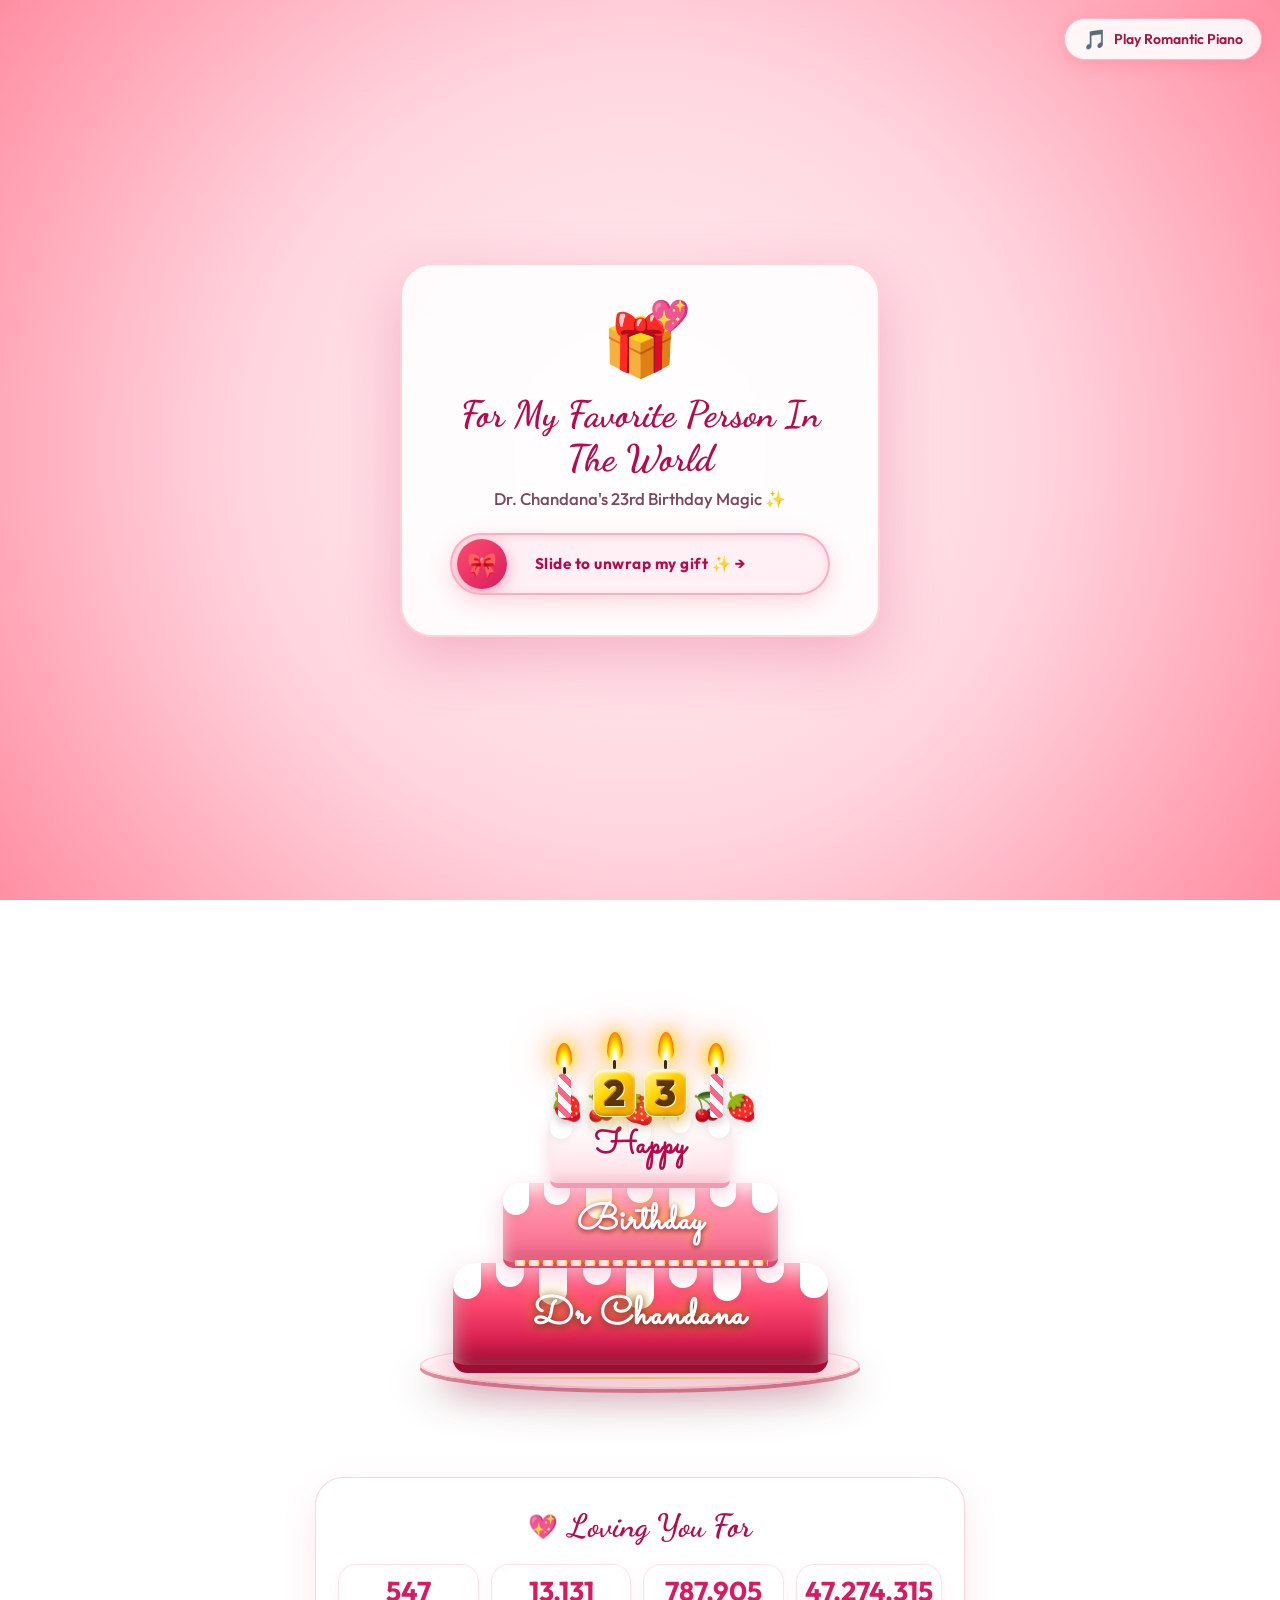
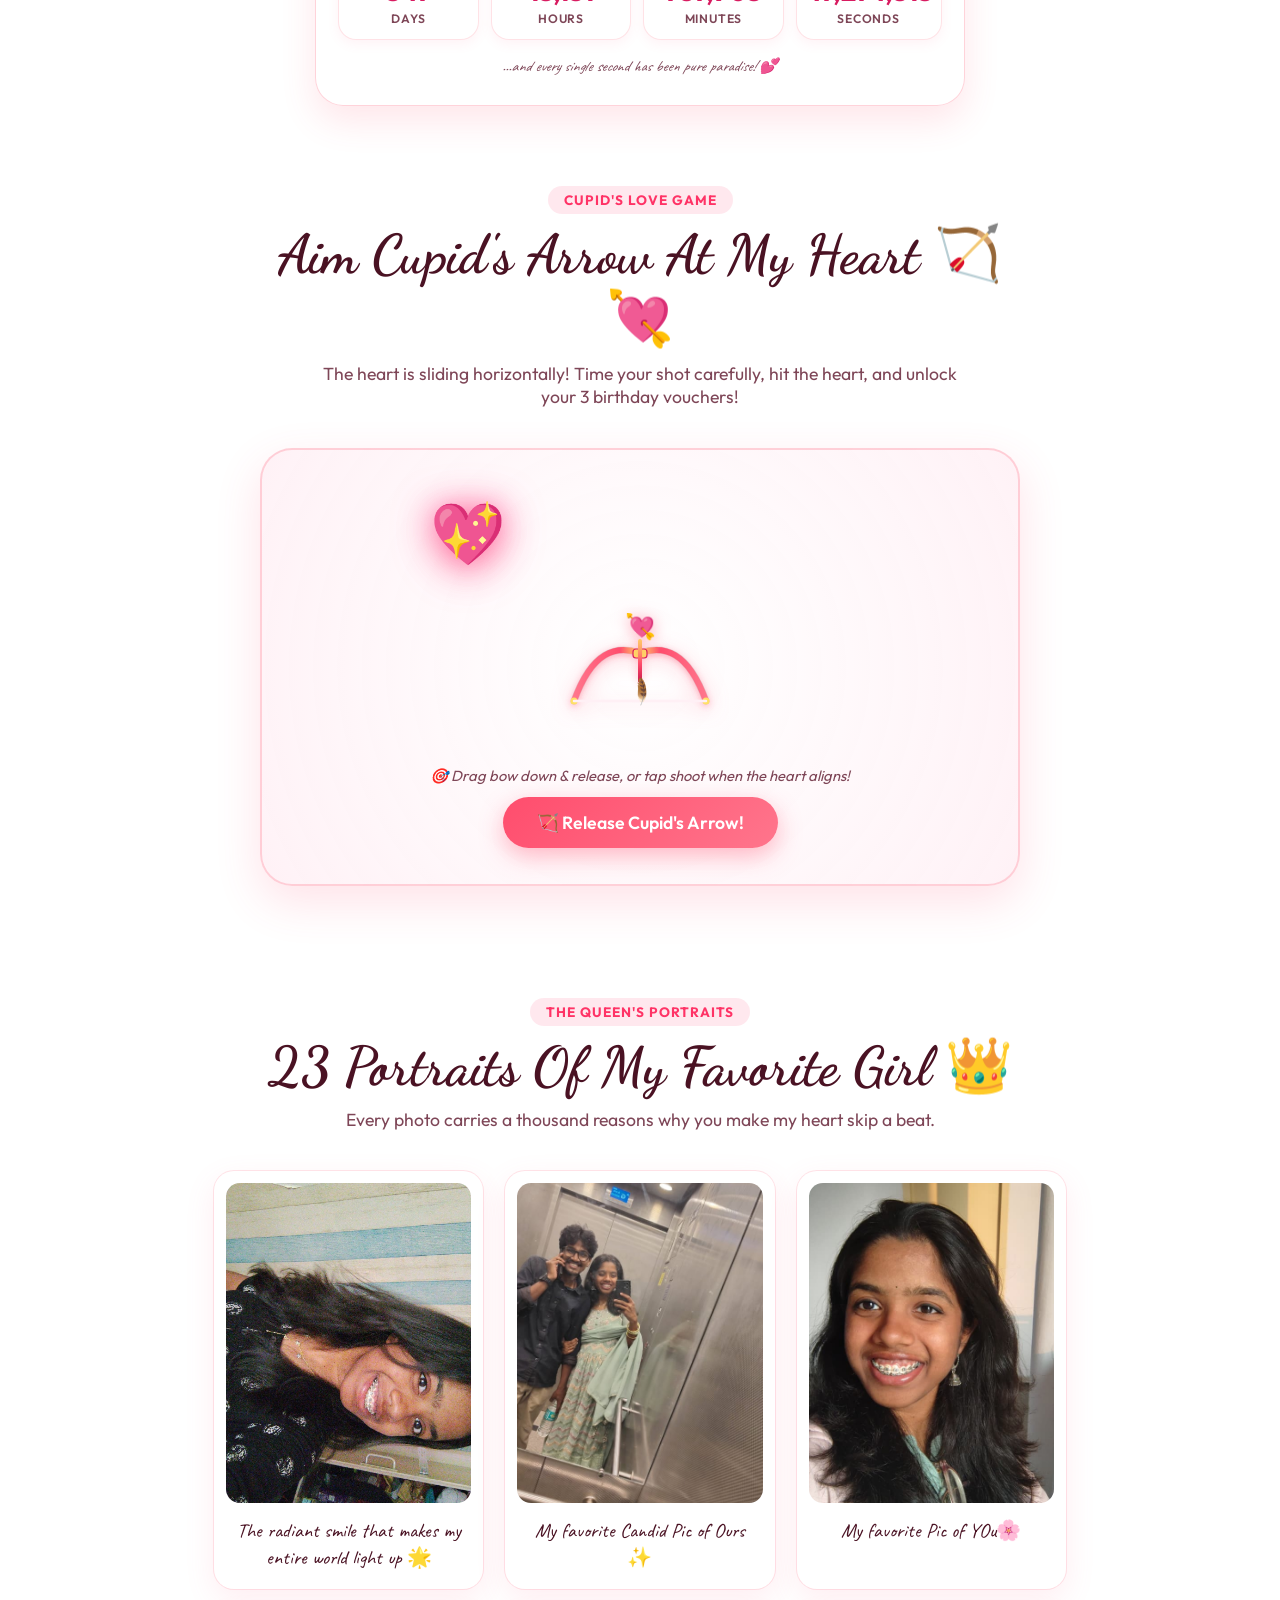
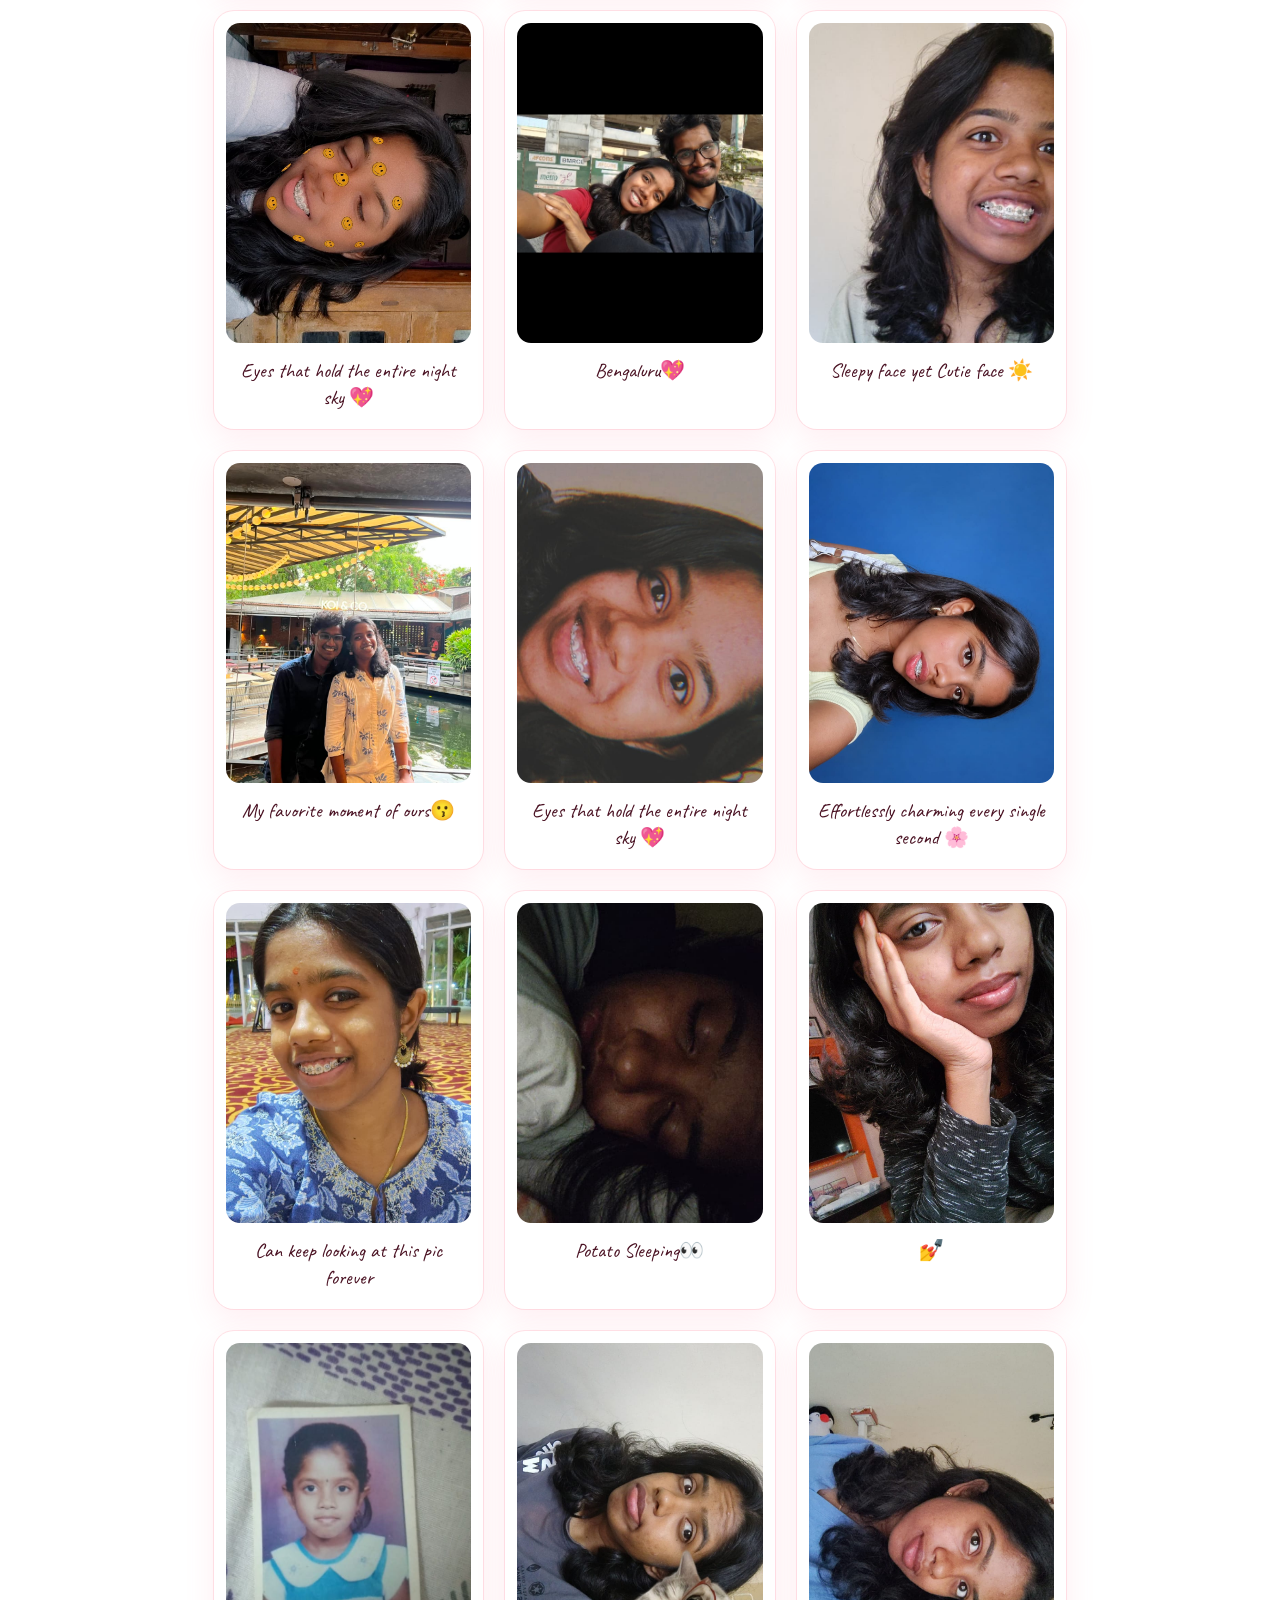
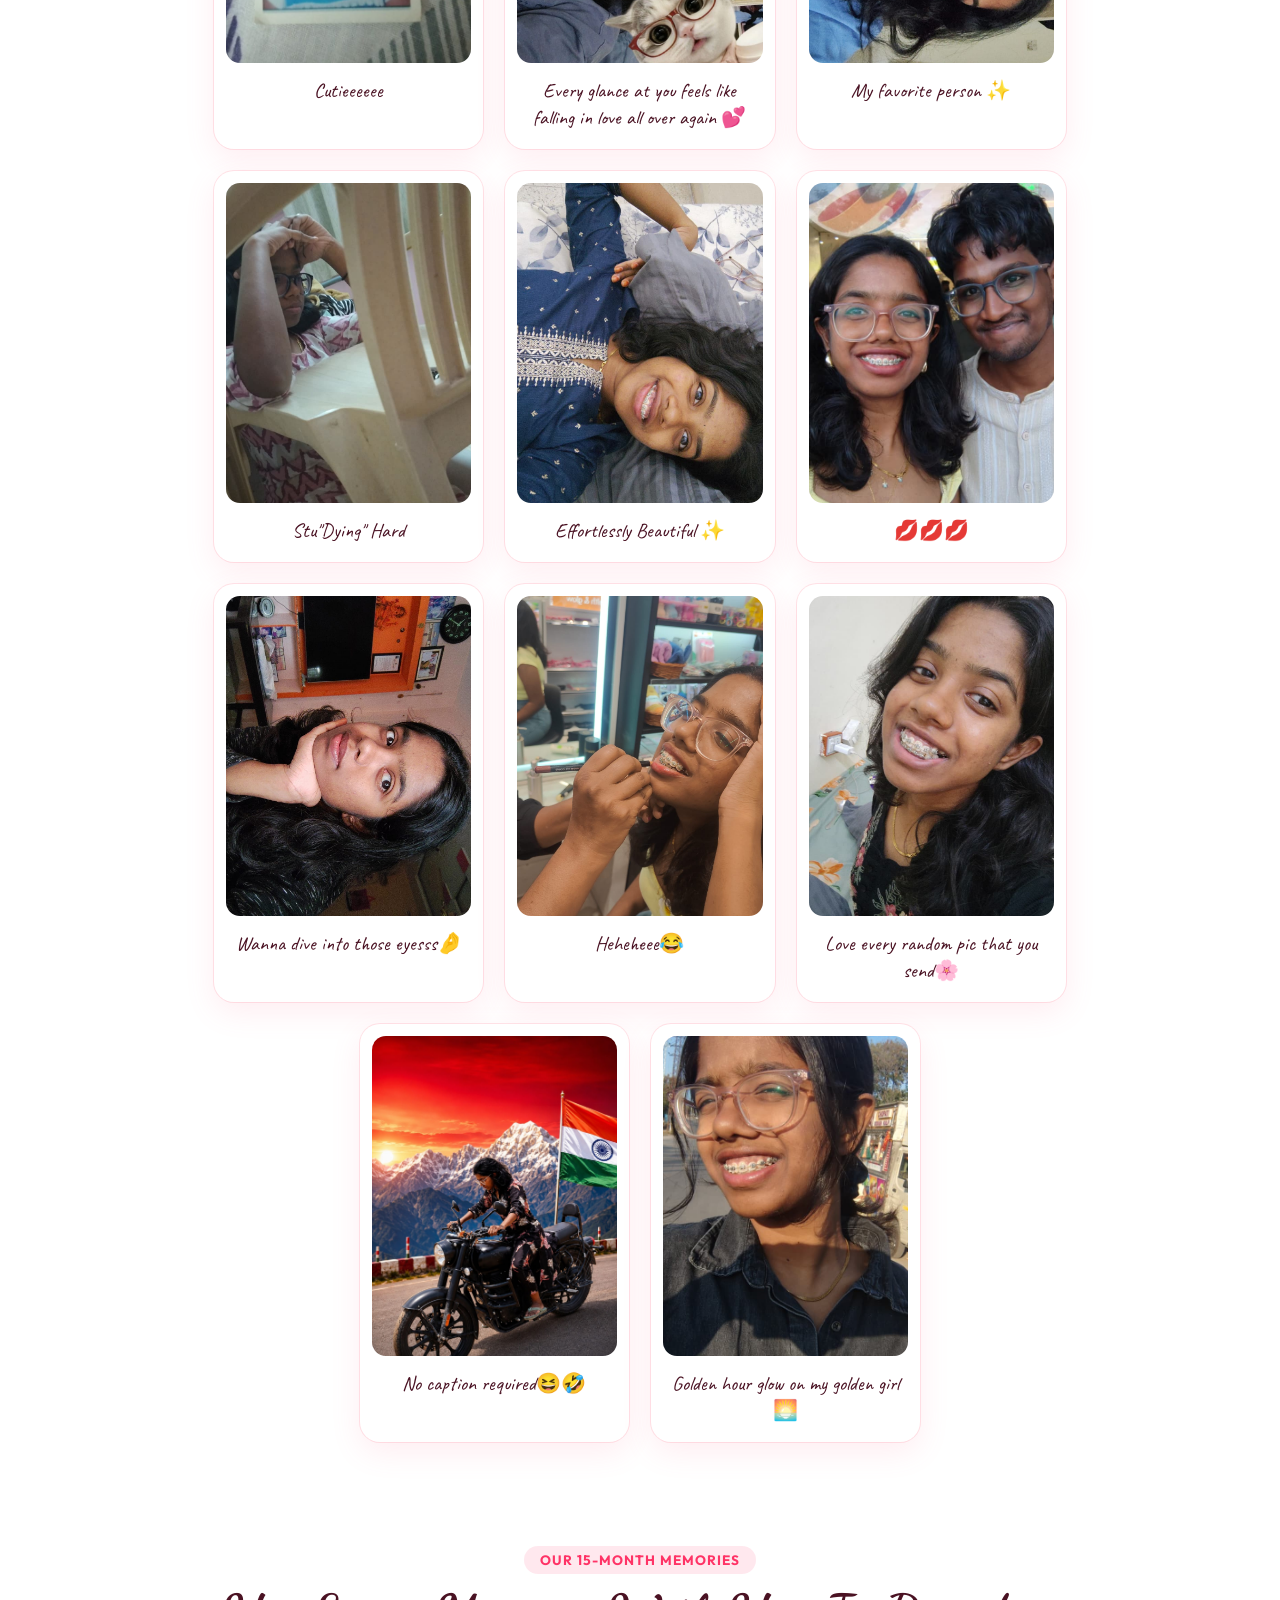
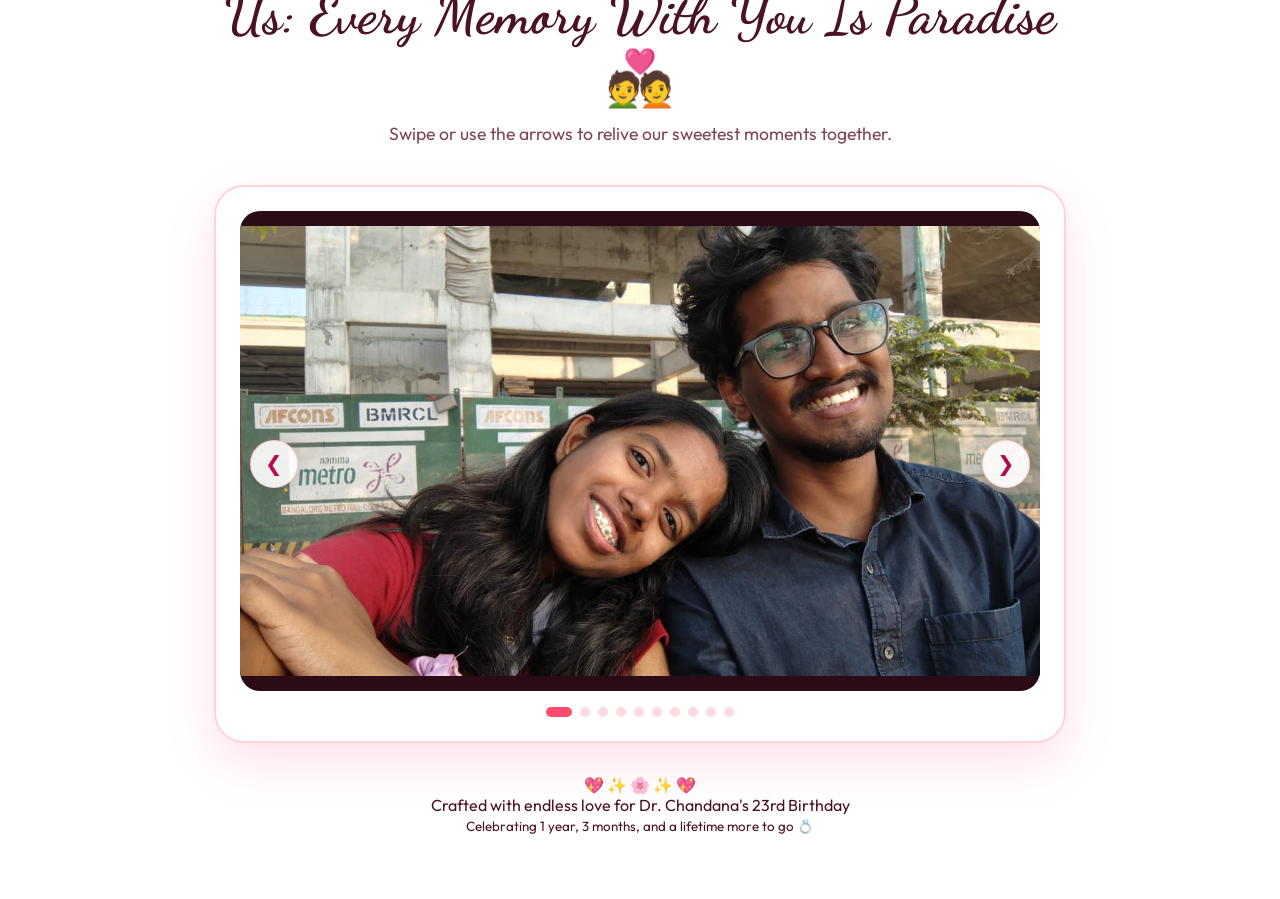
<file: index.html>
<!DOCTYPE html>
<html lang="en">

<head>
  <meta charset="UTF-8">
  <meta name="viewport" content="width=device-width, initial-scale=1.0, maximum-scale=1.0, user-scalable=no">
  <title>Happyyy Birthdayyyy Babyyy ✨ Dr. Chandana</title>
  <meta name="description"
    content="A romantic 23rd birthday celebration for Dr. Chandana with interactive cake, Cupid archery, countdown, and photo memories.">
  <link rel="icon"
    href="data:image/svg+xml,<svg xmlns=%22http://www.w3.org/2000/svg%22 viewBox=%220 0 100 100%22><text y=%22.9em%22 font-size=%2290%22>🎂</text></svg>">

  <!-- Google Fonts for romantic modern typography -->
  <link rel="preconnect" href="https://fonts.googleapis.com">
  <link rel="preconnect" href="https://fonts.gstatic.com" crossorigin>
  <link
    href="https://fonts.googleapis.com/css2?family=Caveat:wght@600;700&family=Dancing+Script:wght@600;700&family=Outfit:wght@300;400;500;600;700&family=Sacramento&family=Playfair+Display:ital,wght@0,600;1,500&display=swap"
    rel="stylesheet">

  <link rel="stylesheet" href="style.css">
</head>

<body class="romantic-body">

  <!-- Floating background particles & celebration canvases -->
  <canvas id="sparkle-canvas"></canvas>
  <canvas id="fireworks-canvas"></canvas>
  <canvas id="confetti-canvas"></canvas>

  <!-- Interactive Floating Balloons & Hearts Container (Poppable) -->
  <div id="balloon-container" class="balloon-container"></div>

  <!-- 1. ROMANTIC SLIDE-TO-UNWRAP OPENING EXPERIENCE -->
  <div class="romantic-intro-curtain" id="intro-curtain">
    <div class="curtain-content">
      <div class="curtain-gift-box">
        <span class="gift-icon">🎁</span>
        <span class="gift-heart-glow">💖</span>
      </div>
      <h1 class="curtain-title">For My Favorite Person In The World</h1>
      <p class="curtain-subtitle">Dr. Chandana's 23rd Birthday Magic ✨</p>

      <!-- Slide To Unwrap Ribbon Slider Track -->
      <div class="slide-unwrap-wrapper" id="slide-unwrap-wrapper">
        <div class="slide-unwrap-track" id="slide-unwrap-track">
          <div class="slide-unwrap-progress" id="slide-unwrap-progress"></div>
          <span class="slide-unwrap-text" id="slide-unwrap-text">Slide to unwrap my gift ✨ &rarr;</span>
          <div class="slide-unwrap-handle" id="slide-unwrap-handle">
            <span class="handle-icon">🎀</span>
          </div>
        </div>
      </div>
    </div>
  </div>

  <!-- Floating Romantic Music Toggle Pill -->
  <button id="floating-music-pill" class="floating-music-pill" aria-label="Toggle Romantic Music">
    <span class="music-icon">🎵</span> <span id="music-pill-text">Play Romantic Piano</span>
  </button>

  <!-- MAIN EXPERIENCE CONTAINER -->
  <main class="celebration-hero-wrapper">

    <!-- Hero Greeting -->
    <section class="hero-intro text-center">
      <div class="floating-badge">
        <span>👑 To My Prettiest Girl in the Entire Universe</span>
      </div>

      <h1 class="romantic-title">Happyyy Birthdayyyy Babyyy 💕</h1>
      <p class="subtitle">
        Owner of the world's most dazzling smile, and the girl who stole my heart
      </p>

      <div class="together-pill" id="together-pill">
        ✨ 1 Year &amp; 3 Months of Pure Magic Together ✨
      </div>

      <!-- Birthday Countdown Timer (20th September 12:00 AM) -->
      <div class="countdown-card glass-card">
        <div class="card-header-badge">
          <span>⏳ Countdown to Her Birthday</span>
        </div>
        <h3 class="countdown-title">September 20th • 12:00 AM Midnight ✨</h3>
        <div class="counter-grid">
          <div class="counter-item">
            <span class="count-val" id="bday-days">00</span>
            <span class="count-label">Days</span>
          </div>
          <div class="counter-item">
            <span class="count-val" id="bday-hours">00</span>
            <span class="count-label">Hours</span>
          </div>
          <div class="counter-item">
            <span class="count-val" id="bday-minutes">00</span>
            <span class="count-label">Minutes</span>
          </div>
          <div class="counter-item">
            <span class="count-val" id="bday-seconds">00</span>
            <span class="count-label">Seconds</span>
          </div>
        </div>
        <p class="countdown-footnote" id="countdown-status">Counting down every heartbeat until the big day! 🎂💖</p>
      </div>

    </section>

    <!-- 3. INTERACTIVE 3-TIER BIRTHDAY CAKE WITH FLANKING SINGING CATS -->
    <section class="cake-ceremony-area">
      <div class="ceremony-instructions text-center">
        <h2 class="section-title">Tap The Candles To Blow Them! 🎂</h2>
        <p class="section-desc" id="cake-instruction">
          Make a wish, my love! Tap each candle one by one to blow the flames! ✨
        </p>
      </div>

      <!-- Real Audio Element for Romantic Piano Background Music -->
      <audio id="romantic-bgm-audio" src="romantic_piano.mp3" preload="auto" loop></audio>

      <!-- Real Audio Element for Cat Birthday Song -->
      <audio id="cat-birthday-audio" src="cat_birthday.mp3" preload="auto"></audio>

      <!-- Flanked Stage: Left Cat (Popcat) + Center Cake + Right Cat (Singing Mic Cat) -->
      <div class="cake-ceremony-flanked-layout" id="cake-ceremony-flanked-layout">

        <!-- Left Flanking Cat: Popcat Soloist -->
        <div class="flanking-cat cat-flank-left" id="flank-cat-left" title="Popcat Singing Birthday Wishes">
          <div class="cat-flank-inner">
            <span class="cat-flank-crown">👑</span>
            <img src="popcat.gif" alt="Singing Pop Cat" class="cat-flank-img">
            <div class="cat-flank-notes">
              <span class="fnote fn-1">🎵</span>
              <span class="fnote fn-2">✨</span>
            </div>
          </div>
        </div>

        <!-- Center: 3-Storey Grand Cake Stage -->
        <div class="cake-container">
          <div class="cake-stage" id="cake-stage">
            <!-- Grand Porcelain Plate -->
            <div class="cake-plate cake-plate-grand"></div>

            <!-- 3-Storey Grand Cake Body -->
            <div class="cake-body grand-3tier-cake" id="cake-body">

              <!-- TIER 3 (Top Storey) - Writes "Happy" -->
              <div class="cake-tier tier-top" id="tier-top">
                <!-- Fresh Strawberry & Cherry Toppings -->
                <div class="tier-toppings">
                  <span class="cake-berry b1">🍓</span>
                  <span class="cake-cherry b2">🍒</span>
                  <span class="cake-berry b3">🍓</span>
                  <span class="cake-wafer b4">✨</span>
                  <span class="cake-cherry b5">🍒</span>
                  <span class="cake-berry b6">🍓</span>
                </div>

                <!-- Top Tier Candles -->
                <div class="candles-wrapper" id="candles-wrapper">
                  <!-- Left Accent Candle -->
                  <div class="candle candle-taper" data-index="1" title="Tap to blow candle">
                    <div class="flame" id="flame-1"></div>
                    <div class="smoke-puff-wrapper" id="smoke-1"></div>
                    <div class="wick"></div>
                    <div class="candle-stick candle-stick-pink"></div>
                  </div>

                  <!-- 23 Shaped Golden Sculpted Candle Center -->
                  <div class="candle-23-group">
                    <!-- Number 2 -->
                    <div class="candle candle-num candle-num-2" data-index="2" title="Tap to blow candle">
                      <div class="flame" id="flame-2"></div>
                      <div class="smoke-puff-wrapper" id="smoke-2"></div>
                      <div class="wick"></div>
                      <div class="number-candle-body">2</div>
                    </div>
                    <!-- Number 3 -->
                    <div class="candle candle-num candle-num-3" data-index="3" title="Tap to blow candle">
                      <div class="flame" id="flame-3"></div>
                      <div class="smoke-puff-wrapper" id="smoke-3"></div>
                      <div class="wick"></div>
                      <div class="number-candle-body">3</div>
                    </div>
                  </div>

                  <!-- Right Accent Candle -->
                  <div class="candle candle-taper" data-index="4" title="Tap to blow candle">
                    <div class="flame" id="flame-4"></div>
                    <div class="smoke-puff-wrapper" id="smoke-4"></div>
                    <div class="wick"></div>
                    <div class="candle-stick candle-stick-pink"></div>
                  </div>
                </div>

                <!-- Frosting Drips for Top Tier -->
                <div class="tier-drips">
                  <span class="tdrip td1"></span>
                  <span class="tdrip td2"></span>
                  <span class="tdrip td3"></span>
                  <span class="tdrip td4"></span>
                  <span class="tdrip td5"></span>
                </div>

                <!-- Layer 1 Inscription: "Happy" -->
                <div class="cake-icing-text tier-text-top">
                  <span>Happy</span>
                </div>
              </div>

              <!-- TIER 2 (Middle Storey) - Writes "Birthday" -->
              <div class="cake-tier tier-middle" id="tier-middle">
                <div class="tier-drips">
                  <span class="tdrip md1"></span>
                  <span class="tdrip md2"></span>
                  <span class="tdrip md3"></span>
                  <span class="tdrip md4"></span>
                  <span class="tdrip md5"></span>
                  <span class="tdrip md6"></span>
                  <span class="tdrip md7"></span>
                </div>
                <div class="tier-pearls"></div>

                <!-- Layer 2 Inscription: "Birthday" -->
                <div class="cake-icing-text tier-text-middle">
                  <span>Birthday</span>
                </div>
              </div>

              <!-- TIER 1 (Bottom Storey) - Writes "Dr Chandana" -->
              <div class="cake-tier tier-bottom" id="tier-bottom">
                <!-- Frosting drips for bottom tier -->
                <div class="tier-drips">
                  <span class="tdrip bd1"></span>
                  <span class="tdrip bd2"></span>
                  <span class="tdrip bd3"></span>
                  <span class="tdrip bd4"></span>
                  <span class="tdrip bd5"></span>
                  <span class="tdrip bd6"></span>
                  <span class="tdrip bd7"></span>
                  <span class="tdrip bd8"></span>
                  <span class="tdrip bd9"></span>
                </div>

                <!-- Layer 3 Inscription: "Dr Chandana" -->
                <div class="cake-icing-text tier-text-bottom">
                  <span>Dr Chandana</span>
                </div>
              </div>
            </div>
          </div>

          <!-- Replay Celebration Button -->
          <div class="cake-actions text-center">
            <button id="replay-ceremony-btn" class="secondary-btn hidden">
              🔄 Relight The Birthday Candles
            </button>
          </div>

          <!-- Celebration banner -->
          <div class="celebration-banner glass-card hidden" id="celebration-banner">
            <div class="banner-sparkle">🎉 🥳 🎂 🥂 ✨</div>
            <h3>HAPPY 23rd BIRTHDAY, MY GORGEOUS CHANDANA!</h3>
            <p>
              Happy 23rd Birthday to the girl who has this magical gift of making everything feel better just by being there. Thank you for filling my days with so much warmth, laughter, and butterflies. Here's to acing your BDS exams, fulfilling every big dream, and celebrating decades more of crazy, beautiful adventures by your side! 🌸🎂✨
            </p>
            <div class="wish-toast">
              <span class="toast-heart">💌</span>
              <em>"Happy Birthday forever ❤️"</em>
            </div>
          </div>
        </div>

        <!-- Right Flanking Cat: Singing Cat with Microphone -->
        <div class="flanking-cat cat-flank-right" id="flank-cat-right" title="Singing Microphone Cat">
          <div class="cat-flank-inner">
            <span class="cat-flank-crown">🎤</span>
            <img src="cat_singing_mic.png" alt="Singing Microphone Cat" class="cat-flank-img cat-mic-bob">
            <div class="cat-flank-notes">
              <span class="fnote fn-3">🎶</span>
              <span class="fnote fn-4">✨</span>
            </div>
          </div>
        </div>

      </div>
    </section>

    <!-- 4. RELATIONSHIP LOVE COUNTER (Placed right after the cake ceremony) -->
    <section class="love-counter-section text-center">
      <div class="counter-card glass-card">
        <div class="counter-header">
          <span class="heart-pulse">💖</span>
          <h3>Loving You For</h3>
        </div>
        <div class="counter-grid">
          <div class="counter-item">
            <span class="count-val" id="days-count">...</span>
            <span class="count-label">Days</span>
          </div>
          <div class="counter-item">
            <span class="count-val" id="hours-count">...</span>
            <span class="count-label">Hours</span>
          </div>
          <div class="counter-item">
            <span class="count-val" id="minutes-count">...</span>
            <span class="count-label">Minutes</span>
          </div>
          <div class="counter-item">
            <span class="count-val" id="seconds-count">...</span>
            <span class="count-label">Seconds</span>
          </div>
        </div>
        <p class="counter-footnote">...and every single second has been pure paradise! 💕</p>
      </div>
    </section>

    <!-- 5. CUPID'S BOW & ARROW INTERACTIVE MINI-GAME -->
    <section class="cupid-archery-section">
      <div class="section-header text-center">
        <span class="section-tag">Cupid's Love Game</span>
        <h2 class="section-title">Aim Cupid's Arrow At My Heart 🏹💘</h2>
        <p class="section-desc">
          The heart is sliding horizontally! Time your shot carefully, hit the heart, and unlock your 3 birthday
          vouchers!
        </p>
      </div>

      <div class="archery-stage glass-card" id="archery-stage">
        <!-- Sliding Track for Moving Heart Target (No text label) -->
        <div class="target-sliding-track" id="target-sliding-track">
          <div class="target-heart-box sliding-target" id="target-heart-box" title="Moving Heart Target">
            <div class="target-beating-heart" id="target-beating-heart">💖</div>
          </div>
        </div>

        <!-- Miss Notification Floating Badge -->
        <div class="archery-miss-indicator hidden" id="archery-miss-indicator">
          💨 Missed! Time your shot carefully!
        </div>

        <!-- Interactive Drag-to-Aim Bow & Arrow Rig -->
        <div class="bow-arrow-rig" id="bow-arrow-rig" title="Drag bowstring back to aim, then release to shoot!">
          <!-- Trajectory Guide Dots -->
          <div class="aim-trajectory" id="aim-trajectory">
            <span class="aim-dot"></span>
            <span class="aim-dot"></span>
            <span class="aim-dot"></span>
            <span class="aim-dot"></span>
          </div>

          <!-- Ornate Cupid's Bow SVG -->
          <svg class="cupid-bow-svg" id="cupid-bow-svg" viewBox="0 0 160 100">
            <defs>
              <linearGradient id="bowGoldGrad" x1="0%" y1="0%" x2="100%" y2="0%">
                <stop offset="0%" stop-color="#ff758c" />
                <stop offset="35%" stop-color="#ff4d6d" />
                <stop offset="50%" stop-color="#ffe066" />
                <stop offset="65%" stop-color="#ff4d6d" />
                <stop offset="100%" stop-color="#ff758c" />
              </linearGradient>
              <filter id="bowGlow" x="-20%" y="-20%" width="140%" height="140%">
                <feDropShadow dx="0" dy="2" stdDeviation="3" flood-color="#ff4d6d" flood-opacity="0.45" />
              </filter>
            </defs>
            <!-- Bow Limb Shadow -->
            <path id="bow-limb-shadow" class="bow-limb-shadow"
              d="M 14 70 C 32 20, 56 14, 80 22 C 104 14, 128 20, 146 70" fill="none" stroke="rgba(0,0,0,0.12)"
              stroke-width="7" stroke-linecap="round" />
            <!-- Bow Limbs -->
            <path id="bow-limb-path" class="bow-limb" d="M 14 70 C 32 20, 56 14, 80 22 C 104 14, 128 20, 146 70"
              fill="none" stroke="url(#bowGoldGrad)" stroke-width="6" stroke-linecap="round" filter="url(#bowGlow)" />
            <!-- Center Golden Grip -->
            <rect id="bow-center-grip" x="73" y="18" width="14" height="9" rx="3" fill="#ffe066" stroke="#d81b60"
              stroke-width="1.2" />
            <!-- Bow Tips -->
            <circle id="bow-tip-left" cx="14" cy="70" r="3.5" fill="#ffe066" />
            <circle id="bow-tip-right" cx="146" cy="70" r="3.5" fill="#ffe066" />
            <!-- Dynamic Bowstring Path -->
            <path id="bow-string-svg-path" class="bow-string-svg-path" d="M 14 70 Q 80 70 146 70" fill="none"
              stroke="#fff0f5" stroke-width="2.5" stroke-linecap="round" />
          </svg>

          <!-- Cupid's Arrow (Resting on Bowstring) -->
          <div class="cupid-arrow" id="cupid-arrow">
            <div class="arrow-tip" id="arrow-tip">💘</div>
            <div class="arrow-shaft" id="arrow-shaft"></div>
            <div class="arrow-feather" id="arrow-feather">🪶</div>
          </div>
        </div>

        <!-- Action controls -->
        <div class="archery-controls text-center">
          <p class="archery-hint-text" id="archery-hint-text">🎯 Drag bow down &amp; release, or tap shoot when the
            heart aligns!</p>
          <button id="shoot-arrow-btn" class="glow-btn romantic-btn">
            🏹 Release Cupid's Arrow!
          </button>
        </div>

        <!-- Interactive Pop-Up Envelope (Appears when heart is popped) -->
        <div class="envelope-popup-wrapper hidden" id="envelope-popup-wrapper">
          <div class="romantic-envelope" id="romantic-envelope" title="Tap to open your love letter!">
            <div class="envelope-back"></div>
            <div class="envelope-letter-peek">
              <span class="peek-text">💌 For Dr. Chandana</span>
            </div>
            <div class="envelope-front"></div>
            <div class="envelope-flap" id="envelope-flap"></div>
            <div class="envelope-wax-seal" id="envelope-wax-seal">💖</div>
            <p class="envelope-tap-prompt">Tap to unseal &amp; open letter ✨</p>
          </div>
        </div>
      </div>

      <!-- Unfolded Romantic Love Letter -->
      <div class="romantic-letter-unfolded glass-card hidden" id="romantic-letter-unfolded">
        <div class="letter-inner-paper">
          <div class="letter-stamp">💌 A Little Note for You ❤️</div>
          <h3 class="letter-heading">To My Favourite Person 💕</h3>
          <div class="letter-body-text">
            <p>Somehow, in the middle of all the chaos of life, I found you. And since then, ordinary days have become a little more special, calls have become something I look forward to, and my life has had a lot more laughs, butterflies, and love.</p>
            <p style="margin-top: 0.8rem;">You have this funny way of being cute, stubborn, clumsy, and completely impossible to stay angry at. You annoy me, make me laugh, challenge me, and somehow still manage to make everything feel better just by being there.</p>
            <p style="margin-top: 0.8rem;">These <strong>471 days</strong> with you have given me memories I know I'll carry for a very long time. From our dates and late-night conversations to the smallest, most random moments that only we understand — I wouldn't trade any of them.</p>
            <p style="margin-top: 0.8rem;">And this is only the beginning. I hope we get to create hundreds more memories, annoy each other for decades, grow old together, and one day look back at this little website and laugh at how young and crazy we were.</p>
            <p style="margin-top: 0.8rem;">Until then, keep being my cute, clumsy potato. 🥔</p>
            <p style="margin-top: 0.9rem; text-align: right; font-style: italic; color: #c9184a;">— Forever and always yours, with all my heart 💕</p>
            <p style="margin-top: 1.1rem; font-weight: 600; text-align: center; color: #800f2f;">Here are your 3 exclusive birthday vouchers:</p>
          </div>

          <!-- 3 Romantic Vouchers Inside the Letter -->
          <div class="vouchers-grid" id="vouchers-grid">
            <div class="voucher-card glass-card">
              <div class="voucher-stamp">CLAIMABLE 🎟️</div>
              <div class="voucher-icon">🧸</div>
              <h4>Unlimited Cuddles Pass</h4>
              <p>Redeemable for infinite warm hugs, cuddles, and sweet late-night talks whenever you need comfort.</p>
              <span class="voucher-validity">Valid: Forever &amp; Always 💕</span>
            </div>

            <div class="voucher-card glass-card">
              <div class="voucher-stamp">CLAIMABLE 🎟️</div>
              <div class="voucher-icon">📚</div>
              <h4>Unlimited Studying Together Session Pass</h4>
              <p>Redeemable anytime for quiet study company, BDS revision snacks, late-night tea, and endless moral support!</p>
              <span class="voucher-validity">Valid: Forever By Your Side 🩺🌸</span>
            </div>

            <div class="voucher-card glass-card">
              <div class="voucher-stamp">CLAIMABLE 🎟️</div>
              <div class="voucher-icon">✨</div>
              <h4>1 Golden Birthday Wish</h4>
              <p>One wish granted with zero questions asked. Whatever your heart desires, my love!</p>
              <span class="voucher-validity">Valid: 23rd Year &amp; Beyond 👑</span>
            </div>
          </div>

          <div class="letter-signoff">— Forever &amp; Always Yours with all my heart 💍✨</div>

          <!-- Put Letter Back in Envelope Button -->
          <div class="letter-pack-action text-center">
            <button id="pack-letter-btn" class="glow-btn romantic-btn">
              ✉️ Put Letter Back into Envelope &amp; Play Again 🔄
            </button>
          </div>
        </div>
      </div>
    </section>

    <!-- 6. HER PORTRAIT GALLERY (23 Photos with unique captions) -->
    <section class="gallery-section">
      <div class="section-header text-center">
        <span class="section-tag">The Queen's Portraits</span>
        <h2 class="section-title">23 Portraits Of My Favorite Girl 👑</h2>
        <p class="section-desc">
          Every photo carries a thousand reasons why you make my heart skip a beat.
        </p>
      </div>

      <div class="portrait-grid" id="portrait-grid">
        <!-- Rendered dynamically from captions.js -->
      </div>
    </section>

    <!-- 7. OUR COUPLE SLIDESHOW (10 Photos with captions & arrows) -->
    <section class="slideshow-section">
      <div class="section-header text-center">
        <span class="section-tag">Our 15-Month Memories</span>
        <h2 class="section-title">Us: Every Memory With You Is Paradise 💑</h2>
        <p class="section-desc">
          Swipe or use the arrows to relive our sweetest moments together.
        </p>
      </div>

      <div class="slideshow-container glass-card" id="slideshow-container">
        <div class="slides-track" id="slides-track">
          <!-- Rendered dynamically from captions.js -->
        </div>

        <!-- Navigation Arrows -->
        <button class="slide-nav-btn prev-btn" id="slide-prev-btn" aria-label="Previous Memory">&#10094;</button>
        <button class="slide-nav-btn next-btn" id="slide-next-btn" aria-label="Next Memory">&#10095;</button>

        <!-- Dots Pagination -->
        <div class="slideshow-dots" id="slideshow-dots"></div>
      </div>
    </section>

    <!-- Minimal Romantic Footer -->
    <footer class="romantic-footer text-center">
      <div class="footer-hearts">💖 ✨ 🌸 ✨ 💖</div>
      <p>Crafted with endless love for Dr. Chandana's 23rd Birthday</p>
      <small>Celebrating 1 year, 3 months, and a lifetime more to go 💍</small>
    </footer>

  </main>

  <!-- Load customizable captions and application script -->
  <script src="captions.js"></script>
  <script src="app.js"></script>
</body>

</html>
</file>
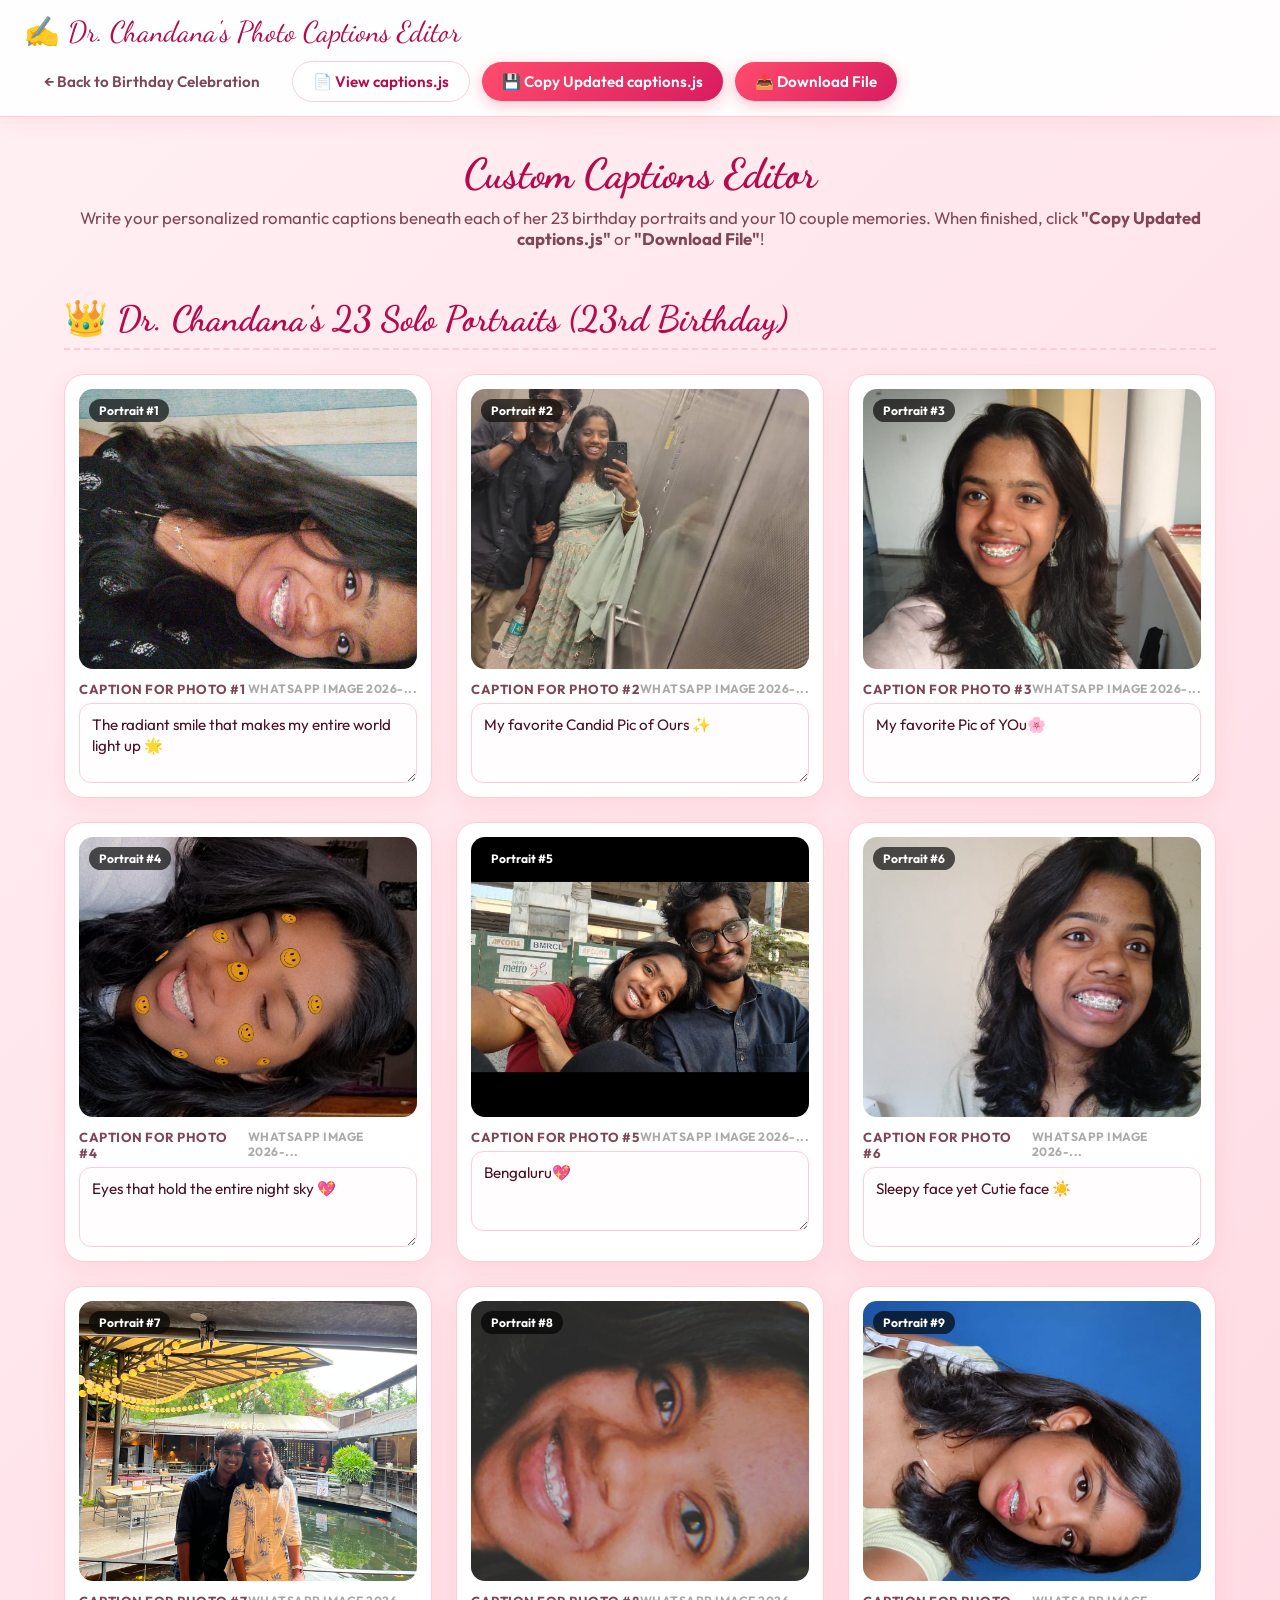
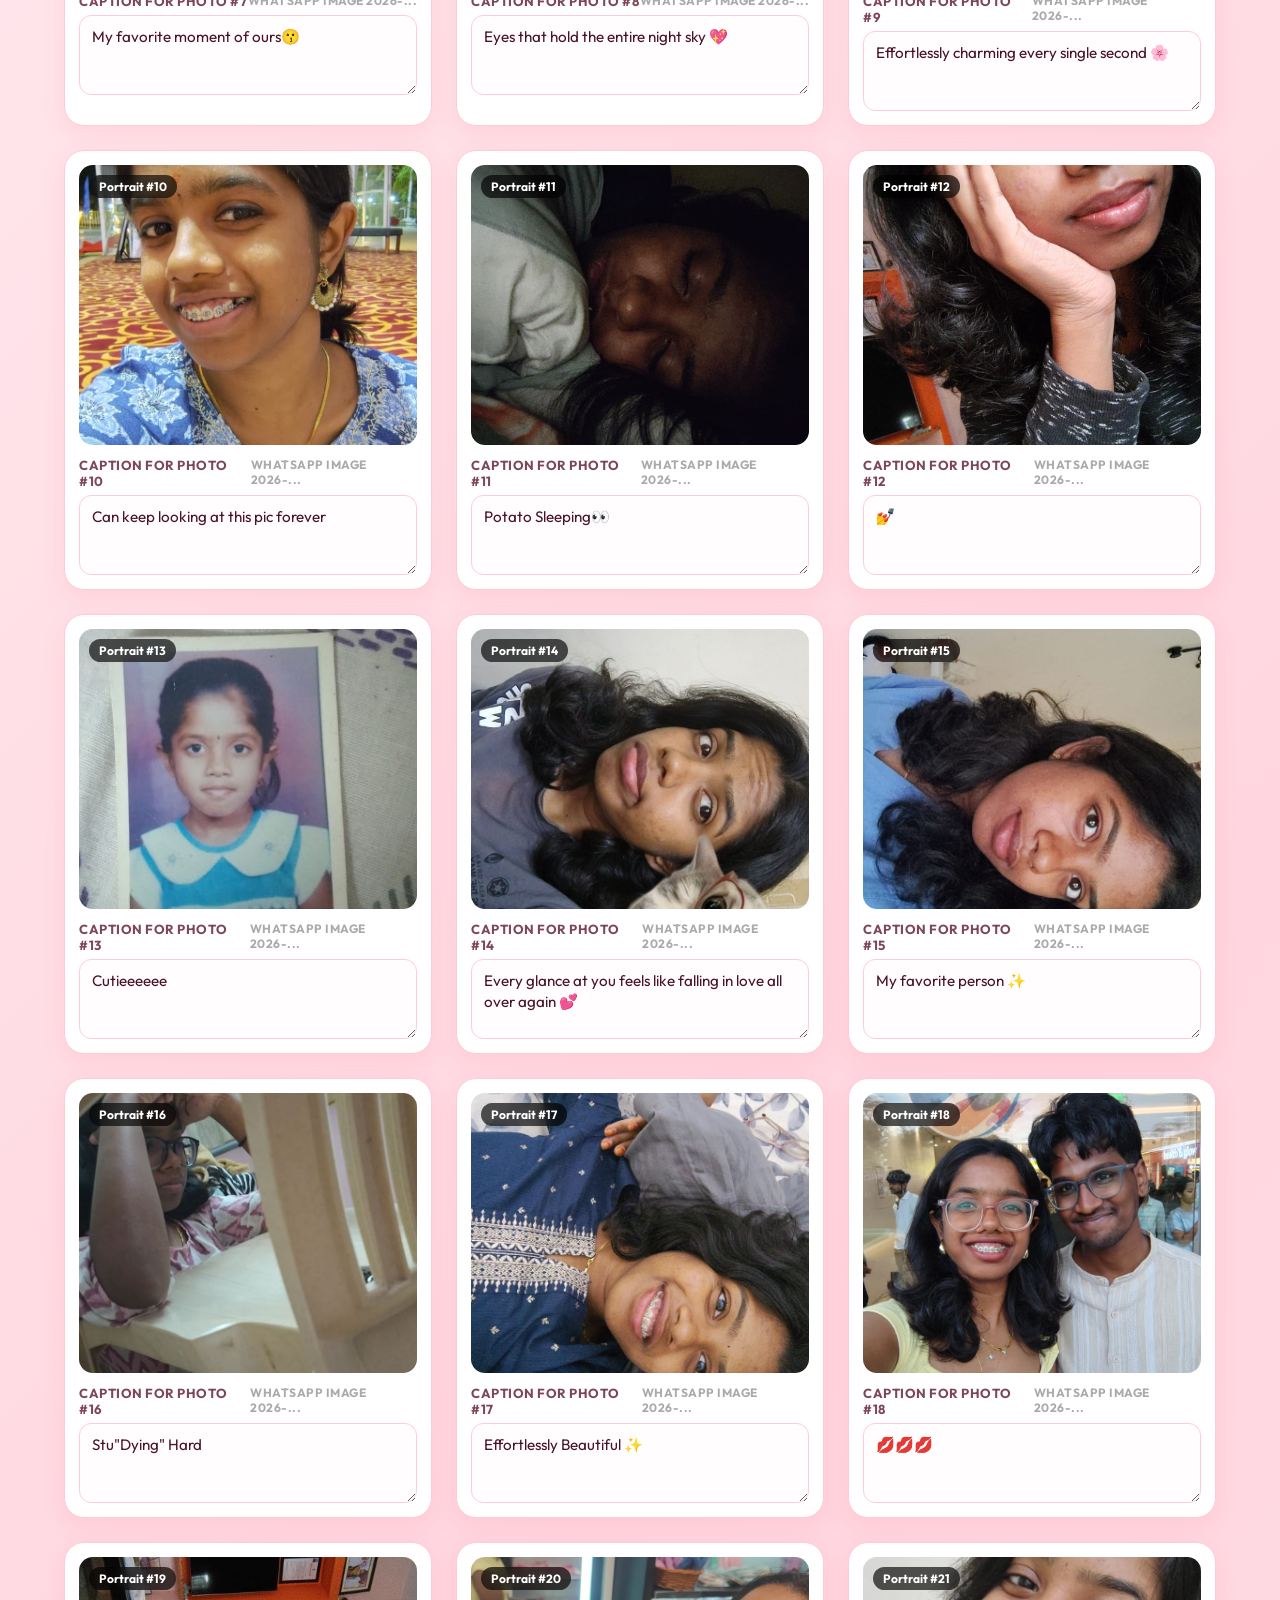
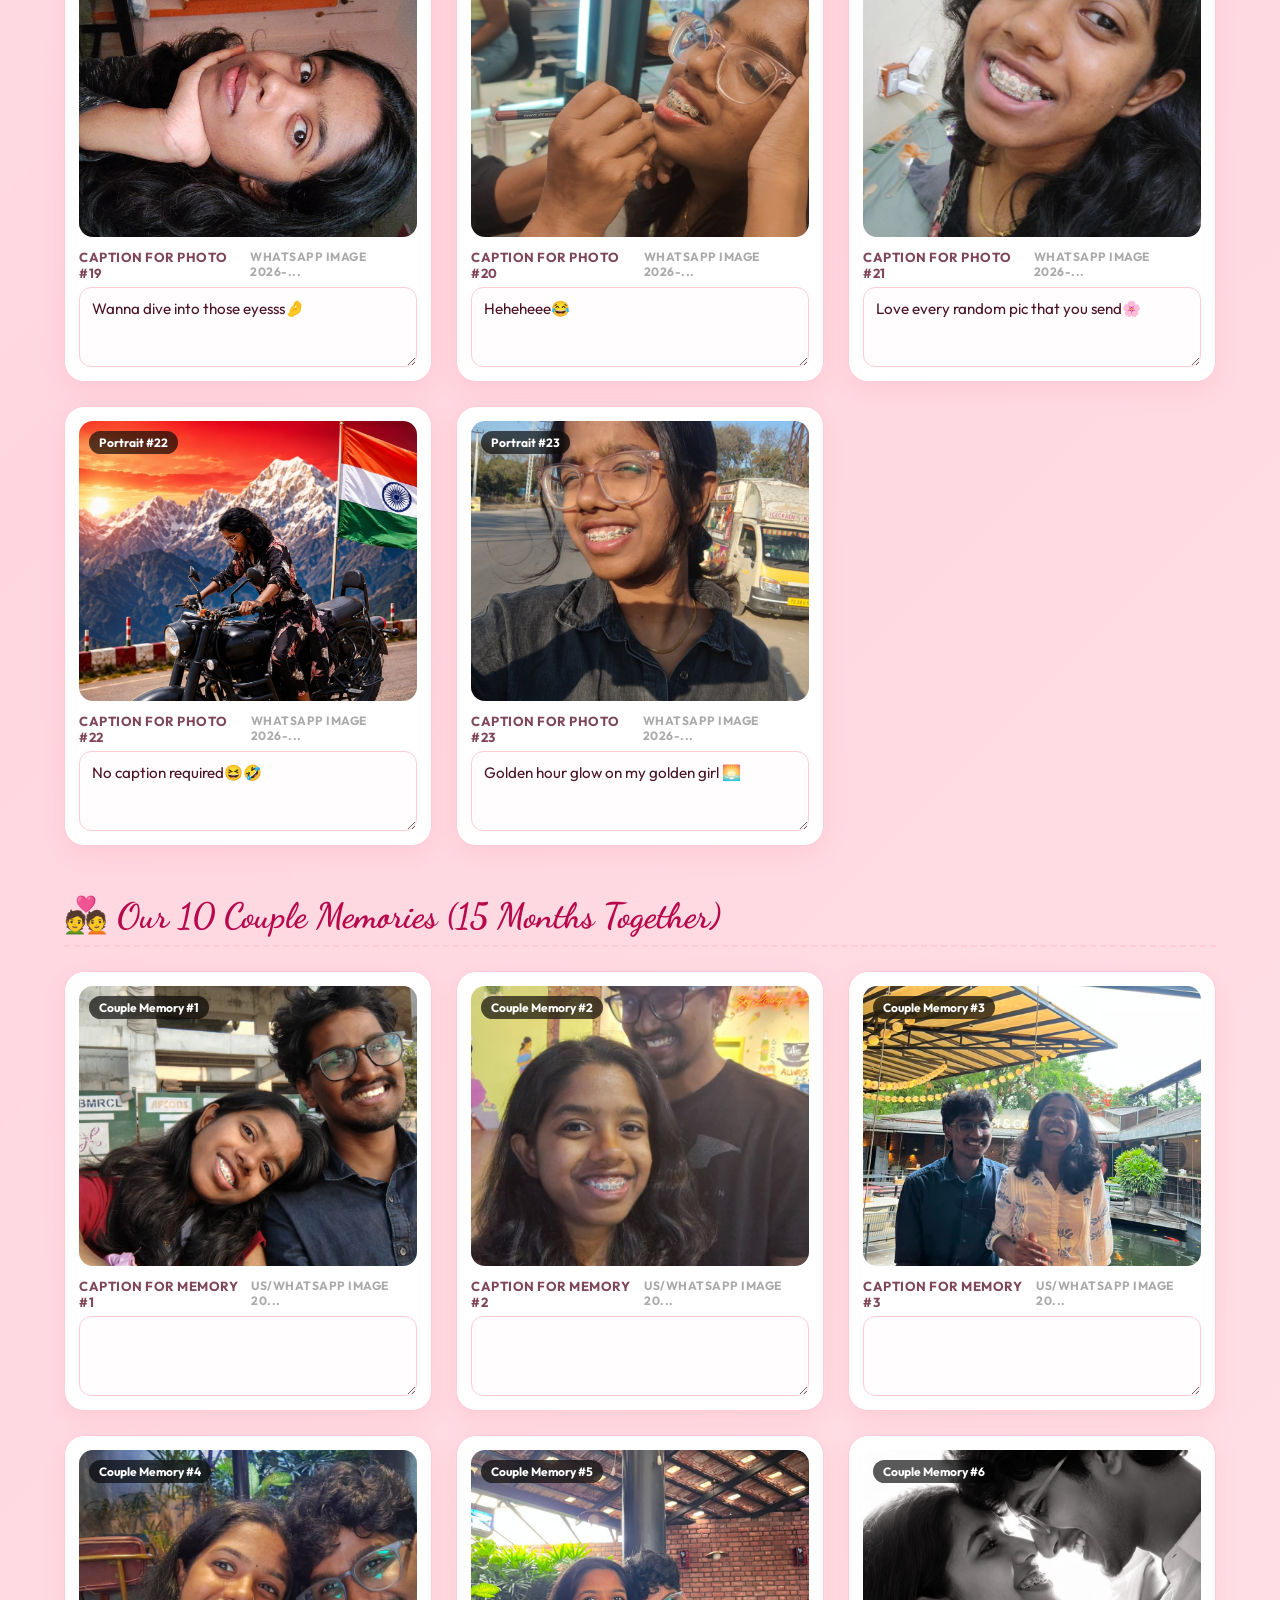
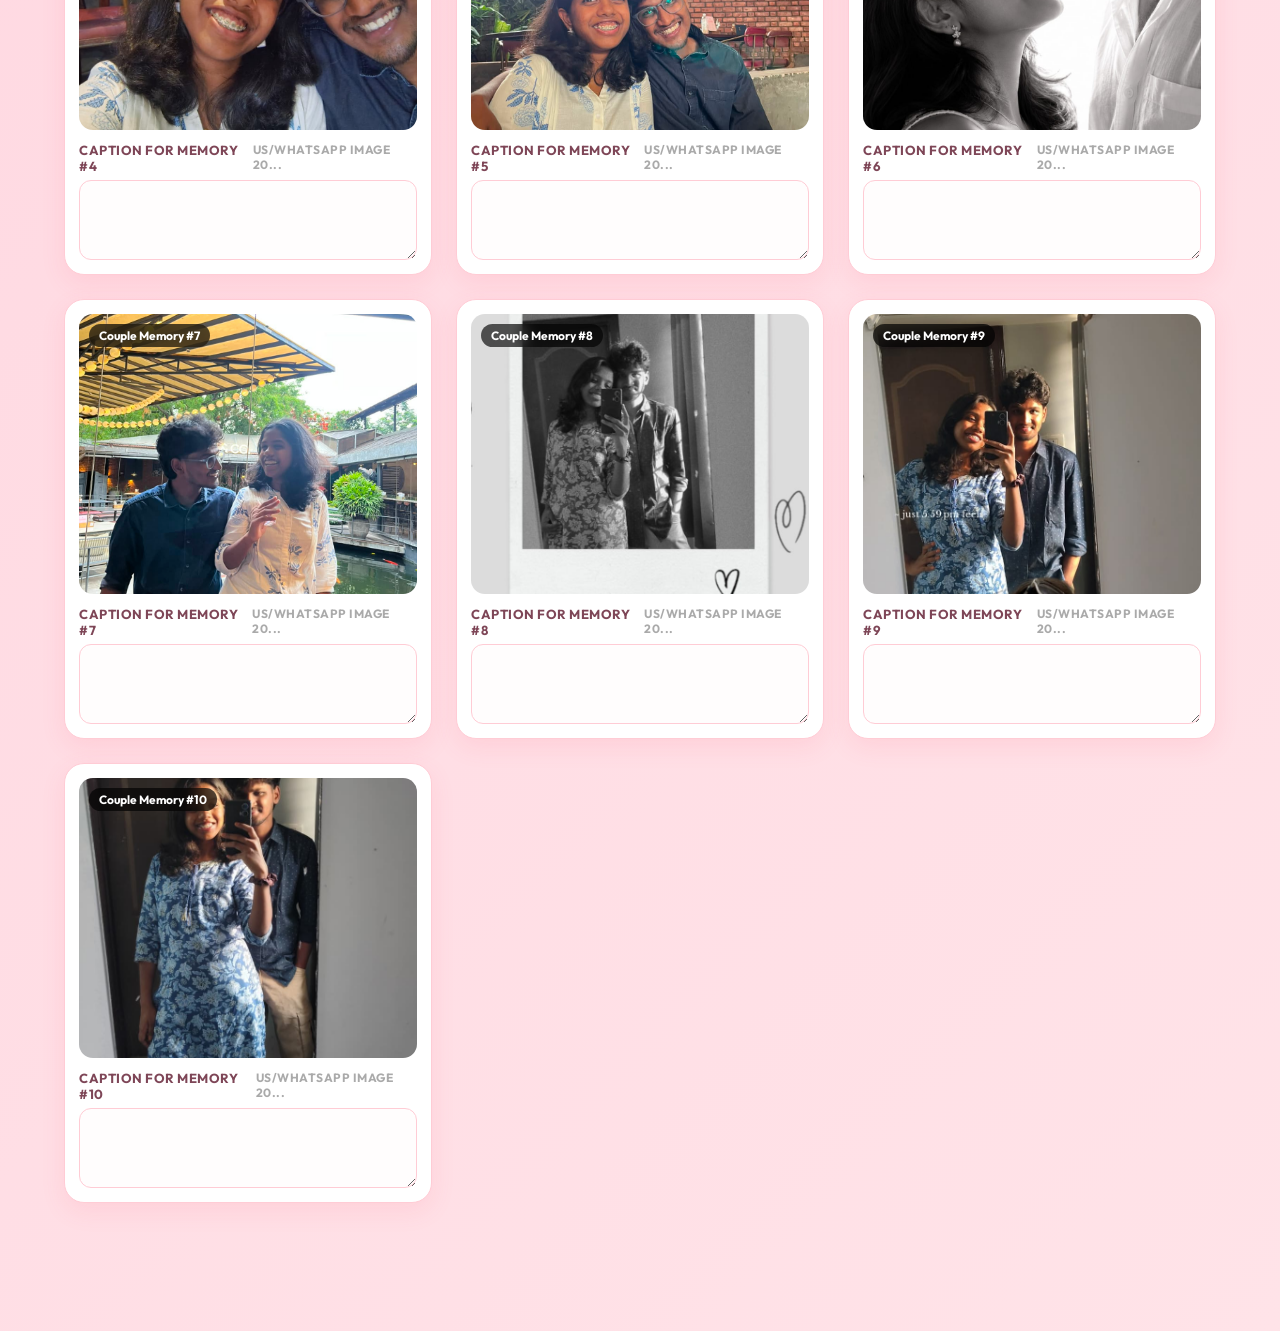
<file: captions_editor.html>
<!DOCTYPE html>
<html lang="en">
<head>
  <meta charset="UTF-8">
  <meta name="viewport" content="width=device-width, initial-scale=1.0">
  <title>Captions Editor 🌸 Dr. Chandana's Birthday</title>
  <link rel="icon" href="data:image/svg+xml,<svg xmlns=%22http://www.w3.org/2000/svg%22 viewBox=%220 0 100 100%22><text y=%22.9em%22 font-size=%2290%22>✍️</text></svg>">
  <link href="https://fonts.googleapis.com/css2?family=Caveat:wght@600;700&family=Dancing+Script:wght@600;700&family=Outfit:wght@300;400;500;600;700&display=swap" rel="stylesheet">
  <style>
    :root {
      --primary: #ff4d6d;
      --deep-berry: #4a1223;
      --soft-pink: #fff0f3;
      --border-pink: #ffccd5;
    }
    * { box-sizing: border-box; margin: 0; padding: 0; }
    body {
      font-family: 'Outfit', sans-serif;
      background: linear-gradient(135deg, #fff0f3 0%, #ffd6e0 50%, #ffe3e8 100%);
      color: var(--deep-berry);
      padding-bottom: 6rem;
      min-height: 100vh;
    }

    /* Top Sticky Action Bar */
    .editor-topbar {
      position: sticky;
      top: 0;
      z-index: 1000;
      background: rgba(255, 255, 255, 0.92);
      backdrop-filter: blur(16px);
      border-bottom: 1.5px solid var(--border-pink);
      padding: 14px 24px;
      display: flex;
      justify-content: space-between;
      align-items: center;
      box-shadow: 0 4px 20px rgba(255, 77, 109, 0.1);
      flex-wrap: wrap;
      gap: 12px;
    }

    .brand-title {
      font-family: 'Dancing Script', cursive;
      font-size: 1.8rem;
      color: #b7094c;
      display: flex;
      align-items: center;
      gap: 8px;
    }

    .topbar-actions {
      display: flex;
      gap: 12px;
      align-items: center;
    }

    .btn {
      padding: 10px 20px;
      border-radius: 50px;
      font-family: 'Outfit', sans-serif;
      font-weight: 600;
      font-size: 0.95rem;
      cursor: pointer;
      border: none;
      transition: all 0.25s ease;
      display: inline-flex;
      align-items: center;
      gap: 8px;
    }

    .btn-primary {
      background: linear-gradient(135deg, #ff4d6d, #d81b60);
      color: #ffffff;
      box-shadow: 0 4px 15px rgba(255, 77, 109, 0.35);
    }
    .btn-primary:hover {
      transform: translateY(-2px);
      box-shadow: 0 8px 25px rgba(255, 77, 109, 0.5);
    }

    .btn-secondary {
      background: #ffffff;
      color: #b7094c;
      border: 1.5px solid var(--border-pink);
    }
    .btn-secondary:hover {
      background: #ffe3e8;
    }

    .btn-link {
      background: none;
      color: #7e4657;
      text-decoration: none;
      font-size: 0.95rem;
    }
    .btn-link:hover {
      color: #b7094c;
    }

    /* Container */
    .editor-container {
      max-width: 1200px;
      margin: 2rem auto;
      padding: 0 1.5rem;
    }

    .section-intro {
      text-align: center;
      margin-bottom: 2.5rem;
    }
    .section-intro h1 {
      font-family: 'Dancing Script', cursive;
      font-size: 2.6rem;
      color: #b7094c;
      margin-bottom: 0.5rem;
    }
    .section-intro p {
      color: #7e4657;
      font-size: 1.05rem;
    }

    .section-heading {
      font-family: 'Dancing Script', cursive;
      font-size: 2.2rem;
      color: #b7094c;
      margin: 3rem 0 1.5rem;
      padding-bottom: 0.5rem;
      border-bottom: 2px dashed var(--border-pink);
      display: flex;
      align-items: center;
      gap: 10px;
    }

    /* Photo Grid */
    .photo-editor-grid {
      display: grid;
      grid-template-columns: repeat(auto-fill, minmax(320px, 1fr));
      gap: 24px;
    }

    .photo-edit-card {
      background: #ffffff;
      border-radius: 20px;
      padding: 14px;
      box-shadow: 0 8px 25px rgba(255, 77, 109, 0.1);
      border: 1.5px solid var(--border-pink);
      display: flex;
      flex-direction: column;
      transition: transform 0.25s ease;
    }
    .photo-edit-card:hover {
      transform: translateY(-4px);
      box-shadow: 0 14px 35px rgba(255, 77, 109, 0.2);
    }

    .card-photo-box {
      width: 100%;
      height: 280px;
      border-radius: 14px;
      overflow: hidden;
      background: #ffeef2;
      margin-bottom: 12px;
      position: relative;
    }

    .card-photo-img {
      width: 100%;
      height: 100%;
      object-fit: cover;
    }

    .photo-badge {
      position: absolute;
      top: 10px;
      left: 10px;
      background: rgba(0, 0, 0, 0.65);
      color: #fff;
      font-size: 0.75rem;
      font-weight: 700;
      padding: 4px 10px;
      border-radius: 20px;
      backdrop-filter: blur(8px);
    }

    .caption-input-label {
      font-size: 0.82rem;
      font-weight: 700;
      color: #7e4657;
      text-transform: uppercase;
      letter-spacing: 0.5px;
      margin-bottom: 6px;
      display: flex;
      justify-content: space-between;
    }

    .caption-textarea {
      width: 100%;
      min-height: 80px;
      padding: 10px 12px;
      border-radius: 12px;
      border: 1.5px solid var(--border-pink);
      font-family: 'Outfit', sans-serif;
      font-size: 0.95rem;
      color: #4a1223;
      background: #fffdfd;
      resize: vertical;
      transition: border-color 0.2s ease, box-shadow 0.2s ease;
      line-height: 1.4;
    }

    .caption-textarea:focus {
      outline: none;
      border-color: var(--primary);
      box-shadow: 0 0 0 3px rgba(255, 77, 109, 0.2);
    }

    /* Floating Toast Notification */
    .toast-msg {
      position: fixed;
      bottom: 24px;
      right: 24px;
      background: #2b0b16;
      color: #fff;
      padding: 14px 24px;
      border-radius: 50px;
      font-weight: 600;
      box-shadow: 0 10px 30px rgba(0, 0, 0, 0.3);
      display: flex;
      align-items: center;
      gap: 10px;
      z-index: 9999;
      transform: translateY(100px);
      opacity: 0;
      transition: all 0.35s cubic-bezier(0.34, 1.56, 0.64, 1);
    }
    .toast-msg.show {
      transform: translateY(0);
      opacity: 1;
    }

    /* Modal for Copying Code */
    .code-modal-overlay {
      position: fixed;
      inset: 0;
      background: rgba(0, 0, 0, 0.6);
      backdrop-filter: blur(10px);
      z-index: 99999;
      display: flex;
      align-items: center;
      justify-content: center;
      padding: 20px;
      opacity: 0;
      pointer-events: none;
      transition: opacity 0.3s ease;
    }
    .code-modal-overlay.open {
      opacity: 1;
      pointer-events: auto;
    }
    .code-modal {
      background: #ffffff;
      width: 100%;
      max-width: 700px;
      max-height: 85vh;
      border-radius: 24px;
      padding: 24px;
      display: flex;
      flex-direction: column;
      box-shadow: 0 20px 50px rgba(0,0,0,0.3);
    }
    .code-modal-header {
      display: flex;
      justify-content: space-between;
      align-items: center;
      margin-bottom: 14px;
    }
    .code-modal-header h3 {
      font-family: 'Dancing Script', cursive;
      font-size: 1.8rem;
      color: #b7094c;
    }
    .code-modal textarea {
      flex: 1;
      min-height: 320px;
      font-family: monospace;
      font-size: 0.85rem;
      padding: 12px;
      border-radius: 12px;
      border: 1px solid #ccc;
      background: #fdfdfd;
      margin-bottom: 14px;
      white-space: pre;
    }
  </style>
</head>
<body>

  <!-- Sticky Top Actions Bar -->
  <header class="editor-topbar">
    <div class="brand-title">
      <span>✍️</span>
      <span>Dr. Chandana's Photo Captions Editor</span>
    </div>
    <div class="topbar-actions">
      <a href="index.html" class="btn btn-link">← Back to Birthday Celebration</a>
      <button class="btn btn-secondary" id="preview-code-btn">📄 View captions.js</button>
      <button class="btn btn-primary" id="save-export-btn">💾 Copy Updated captions.js</button>
      <button class="btn btn-primary" id="download-file-btn">📥 Download File</button>
    </div>
  </header>

  <main class="editor-container">
    <div class="section-intro">
      <h1>Custom Captions Editor</h1>
      <p>Write your personalized romantic captions beneath each of her 23 birthday portraits and your 10 couple memories. When finished, click <strong>"Copy Updated captions.js"</strong> or <strong>"Download File"</strong>!</p>
    </div>

    <!-- Section 1: Her 23 Solo Portraits -->
    <h2 class="section-heading">👑 Dr. Chandana's 23 Solo Portraits (23rd Birthday)</h2>
    <div class="photo-editor-grid" id="solo-editor-grid">
      <!-- Generated dynamically -->
    </div>

    <!-- Section 2: Our 10 Couple Memories -->
    <h2 class="section-heading">💑 Our 10 Couple Memories (15 Months Together)</h2>
    <div class="photo-editor-grid" id="couple-editor-grid">
      <!-- Generated dynamically -->
    </div>
  </main>

  <!-- Modal for full code view -->
  <div class="code-modal-overlay" id="code-modal">
    <div class="code-modal">
      <div class="code-modal-header">
        <h3>Generated captions.js Code</h3>
        <button class="btn btn-secondary" id="close-modal-btn">&times; Close</button>
      </div>
      <p style="font-size:0.85rem; color:#7e4657; margin-bottom:8px;">You can copy this complete text and paste it into <code>captions.js</code>:</p>
      <textarea id="modal-code-area" readonly></textarea>
      <div style="display:flex; justify-content:flex-end; gap:10px;">
        <button class="btn btn-primary" id="modal-copy-btn">📋 Copy Code to Clipboard</button>
      </div>
    </div>
  </div>

  <!-- Toast Notification -->
  <div class="toast-msg" id="toast">
    <span id="toast-icon">✨</span>
    <span id="toast-text">Captions updated!</span>
  </div>

  <!-- Include current captions.js -->
  <script src="captions.js"></script>
  <script>
    document.addEventListener('DOMContentLoaded', () => {
      const soloGrid = document.getElementById('solo-editor-grid');
      const coupleGrid = document.getElementById('couple-editor-grid');
      const toast = document.getElementById('toast');
      const toastText = document.getElementById('toast-text');
      const toastIcon = document.getElementById('toast-icon');

      function showToast(msg, icon = '✨') {
        toastText.textContent = msg;
        toastIcon.textContent = icon;
        toast.classList.add('show');
        setTimeout(() => toast.classList.remove('show'), 3000);
      }

      // Check localStorage for saved drafts
      const savedSolo = localStorage.getItem('chandana_solo_captions');
      const savedCouple = localStorage.getItem('chandana_couple_captions');

      const soloList = (savedSolo && JSON.parse(savedSolo)) || (typeof HER_PORTRAITS !== 'undefined' ? HER_PORTRAITS.slice(0, 23) : []);
      const coupleList = (savedCouple && JSON.parse(savedCouple)) || (typeof COUPLE_PHOTOS !== 'undefined' ? COUPLE_PHOTOS : []);

      // Render Solo Portraits
      soloGrid.innerHTML = '';
      soloList.forEach((item, idx) => {
        const card = document.createElement('div');
        card.className = 'photo-edit-card';
        card.innerHTML = `
          <div class="card-photo-box">
            <span class="photo-badge">Portrait #${idx + 1}</span>
            <img src="${item.src}" alt="Portrait ${idx + 1}" class="card-photo-img" loading="lazy">
          </div>
          <label class="caption-input-label">
            <span>Caption for Photo #${idx + 1}</span>
            <span style="font-size:0.75rem; color:#aaa;">${item.src.substring(0, 20)}...</span>
          </label>
          <textarea class="caption-textarea solo-caption-input" data-index="${idx}">${item.caption || ''}</textarea>
        `;
        soloGrid.appendChild(card);
      });

      // Render Couple Memories
      coupleGrid.innerHTML = '';
      coupleList.forEach((item, idx) => {
        const card = document.createElement('div');
        card.className = 'photo-edit-card';
        card.innerHTML = `
          <div class="card-photo-box">
            <span class="photo-badge">Couple Memory #${idx + 1}</span>
            <img src="${item.src}" alt="Couple Photo ${idx + 1}" class="card-photo-img" loading="lazy">
          </div>
          <label class="caption-input-label">
            <span>Caption for Memory #${idx + 1}</span>
            <span style="font-size:0.75rem; color:#aaa;">${item.src.substring(0, 20)}...</span>
          </label>
          <textarea class="caption-textarea couple-caption-input" data-index="${idx}">${item.caption || ''}</textarea>
        `;
        coupleGrid.appendChild(card);
      });

      // Auto-save on typing
      function saveToLocalStorage() {
        const currentSoloInputs = document.querySelectorAll('.solo-caption-input');
        const updatedSolo = soloList.map((item, i) => ({
          src: item.src,
          caption: currentSoloInputs[i] ? currentSoloInputs[i].value : item.caption
        }));

        const currentCoupleInputs = document.querySelectorAll('.couple-caption-input');
        const updatedCouple = coupleList.map((item, i) => ({
          src: item.src,
          caption: currentCoupleInputs[i] ? currentCoupleInputs[i].value : item.caption
        }));

        localStorage.setItem('chandana_solo_captions', JSON.stringify(updatedSolo));
        localStorage.setItem('chandana_couple_captions', JSON.stringify(updatedCouple));
      }

      document.addEventListener('input', saveToLocalStorage);

      // Generate complete JS code
      function generateCaptionsJSCode() {
        const currentSoloInputs = document.querySelectorAll('.solo-caption-input');
        const updatedSolo = soloList.map((item, i) => ({
          src: item.src,
          caption: currentSoloInputs[i] ? currentSoloInputs[i].value.trim() : item.caption
        }));

        const currentCoupleInputs = document.querySelectorAll('.couple-caption-input');
        const updatedCouple = coupleList.map((item, i) => ({
          src: item.src,
          caption: currentCoupleInputs[i] ? currentCoupleInputs[i].value.trim() : item.caption
        }));

        return `/**
 * ==============================================================================
 * CHANDANA'S BIRTHDAY - CUSTOM CAPTIONS & DATA TEMPLATE
 * ==============================================================================
 * Generated via captions_editor.html
 * ==============================================================================
 */

// 1. WhatsApp Number Configuration
const HER_PHONE_NUMBER = "91XXXXXXXXXX";

// 2. Pre-filled WhatsApp romantic birthday message
const WHATSAPP_MESSAGE_TEXT = "Happy 23rd Birthday my gorgeous Dr. Chandana! 💕🎂 You are the sweetest blessing in my life, and I love you with all my heart! ✨";

// 3. Her 23 Solo Portraits with Unique Captions (Celebrating 23 Years)
const HER_PORTRAITS = ${JSON.stringify(updatedSolo, null, 2)};

// 4. Our 10 Couple Memories (Slideshow in \`us/\` folder)
const COUPLE_PHOTOS = ${JSON.stringify(updatedCouple, null, 2)};

// 5. Heartfelt Customizable Notes for Her 23rd Year
const HEARTFELT_NOTES = typeof HEARTFELT_NOTES !== 'undefined' ? HEARTFELT_NOTES : [
  {
    title: "To My Future Doctor 🩺",
    content: "Watching your passion, hard work, and dedication makes me fall in love with you more every single day. You will heal so many lives, but you've already healed my heart forever."
  },
  {
    title: "That Million Dollar Smile 🌸",
    content: "No matter how tough or chaotic a day gets, one look at your smile turns everything into pure paradise. Keep shining, my angel."
  },
  {
    title: "15 Months of Paradise 💕",
    content: "Since June 6th, 2025, every second with you has felt like a fairytale. Happy 23rd birthday, my forever girl!"
  }
];
`;
      }

      // Copy Button
      document.getElementById('save-export-btn').addEventListener('click', () => {
        const code = generateCaptionsJSCode();
        navigator.clipboard.writeText(code).then(() => {
          showToast('Updated captions.js copied to clipboard! 📋', '🎉');
        }).catch(() => {
          showToast('Failed to auto-copy. Opening preview modal...', '⚠️');
          openModal(code);
        });
      });

      // Download Button
      document.getElementById('download-file-btn').addEventListener('click', () => {
        const code = generateCaptionsJSCode();
        const blob = new Blob([code], { type: 'text/javascript' });
        const a = document.createElement('a');
        a.href = URL.createObjectURL(blob);
        a.download = 'captions.js';
        a.click();
        showToast('Downloaded captions.js! Replace the file in folder. 💾', '✅');
      });

      // Preview Modal
      const modal = document.getElementById('code-modal');
      const modalCode = document.getElementById('modal-code-area');

      function openModal(code) {
        modalCode.value = code;
        modal.classList.add('open');
      }

      document.getElementById('preview-code-btn').addEventListener('click', () => {
        openModal(generateCaptionsJSCode());
      });

      document.getElementById('close-modal-btn').addEventListener('click', () => {
        modal.classList.remove('open');
      });

      document.getElementById('modal-copy-btn').addEventListener('click', () => {
        navigator.clipboard.writeText(modalCode.value).then(() => {
          showToast('Code copied to clipboard! 📋', '🎉');
        });
      });
    });
  </script>
</body>
</html>
</file>
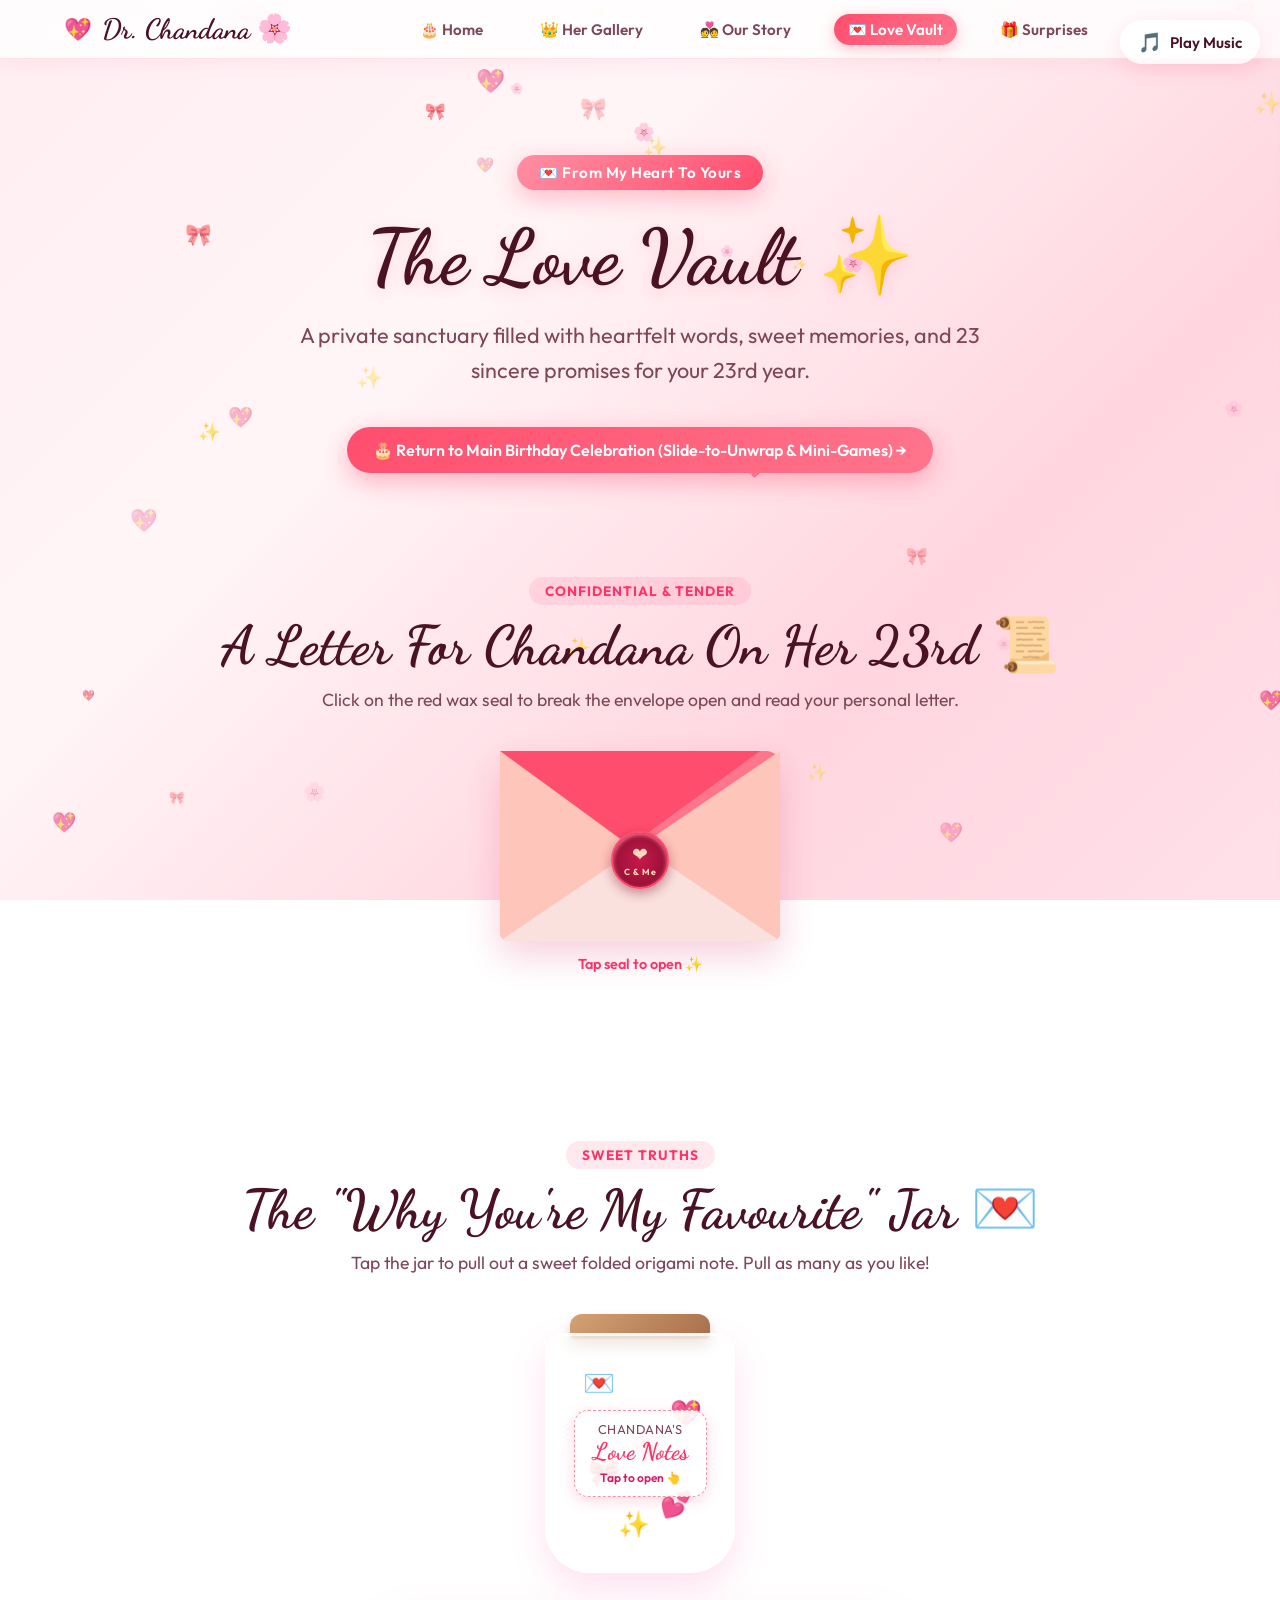
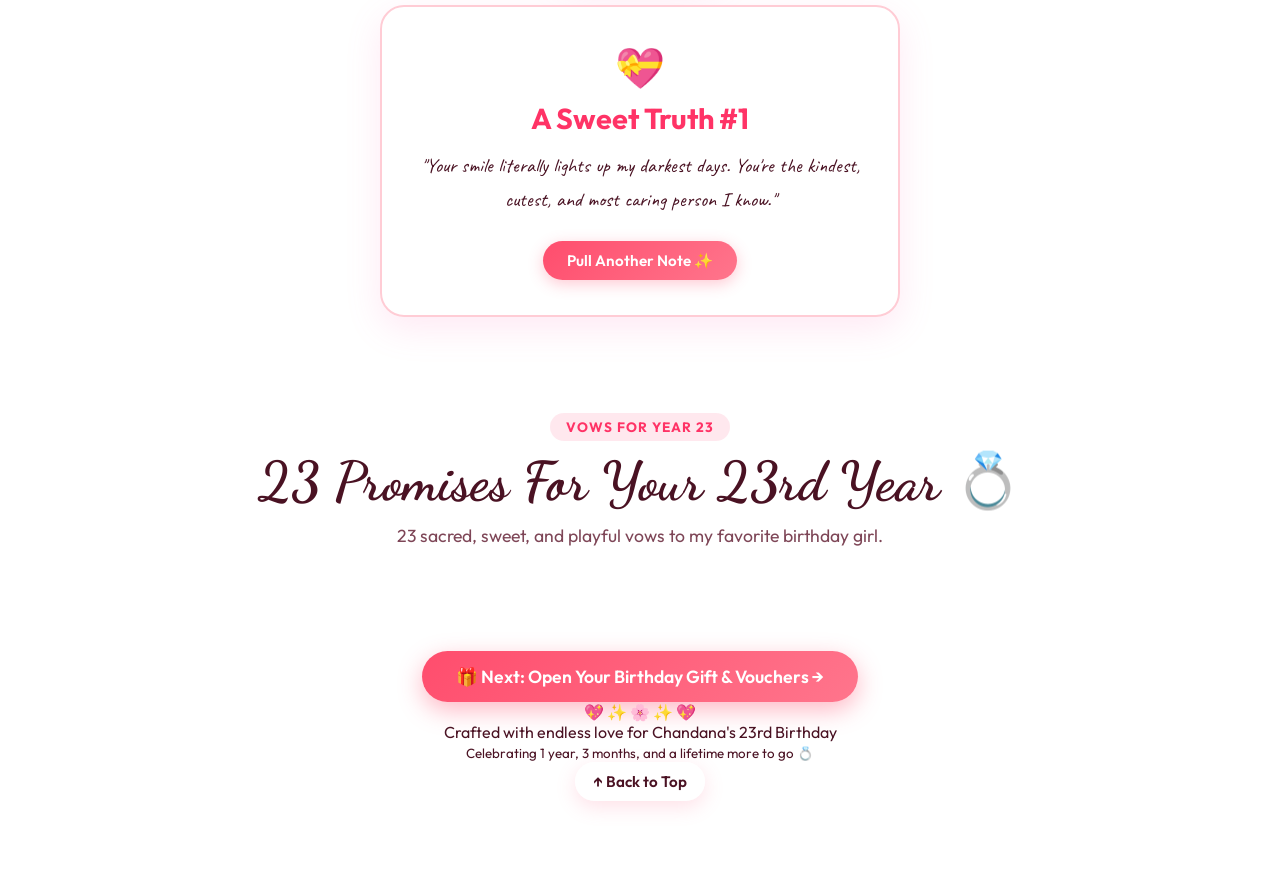
<file: letter.html>
<!DOCTYPE html>
<html lang="en">

<head>
  <meta charset="UTF-8">
  <meta name="viewport" content="width=device-width, initial-scale=1.0">
  <title>The Love Vault 💌 • Letter &amp; 23 Promises for Chandana</title>
  <meta name="description"
    content="A wax-sealed 23rd birthday letter, interactive origami love jar, and 23 promises for Dr. Chandana.">
  <link rel="icon"
    href="data:image/svg+xml,<svg xmlns=%22http://www.w3.org/2000/svg%22 viewBox=%220 0 100 100%22><text y=%22.9em%22 font-size=%2290%22>💌</text></svg>">

  <link rel="preconnect" href="https://fonts.googleapis.com">
  <link rel="preconnect" href="https://fonts.gstatic.com" crossorigin>
  <link
    href="https://fonts.googleapis.com/css2?family=Caveat:wght@600;700&family=Dancing+Script:wght@600;700&family=Outfit:wght@300;400;500;600;700&family=Sacramento&display=swap"
    rel="stylesheet">

  <link rel="stylesheet" href="style.css">
</head>

<body>
  <!-- Floating background particles & celebration canvases -->
  <canvas id="sparkle-canvas"></canvas>
  <canvas id="fireworks-canvas"></canvas>
  <canvas id="confetti-canvas"></canvas>

  <!-- UNIVERSAL ROMANTIC NAVBAR -->
  <nav class="romantic-navbar">
    <div class="nav-container">
      <a href="./index.html" class="nav-brand">
        <span class="brand-heart">💖</span>
        <span>Dr. Chandana 🌸</span>
      </a>

      <ul class="nav-menu">
        <li><a href="./index.html" class="nav-link">🎂 Home</a></li>
        <li><a href="./gallery.html" class="nav-link">👑 Her Gallery</a></li>
        <li><a href="./story.html" class="nav-link">💑 Our Story</a></li>
        <li><a href="./letter.html" class="nav-link active">💌 Love Vault</a></li>
        <li><a href="./surprises.html" class="nav-link">🎁 Surprises</a></li>
      </ul>

      <div class="nav-right-actions">
        <div class="audio-control-container">
          <button id="music-toggle-btn" class="glow-btn glass-pill" aria-label="Toggle Romantic Music">
            <span class="music-icon">🎵</span>
            <span id="music-btn-text">Play Music</span>
          </button>
        </div>
        <button id="hamburger-btn" class="hamburger-btn" aria-label="Open Navigation Menu">☰</button>
      </div>
    </div>
  </nav>

  <!-- Mobile Drawer Overlay & Drawer -->
  <div class="mobile-drawer-overlay" id="mobile-drawer-overlay"></div>
  <aside class="mobile-drawer" id="mobile-drawer">
    <div class="drawer-header">
      <div class="nav-brand">
        <span class="brand-heart">💖</span>
        <span>Chandana's 23rd</span>
      </div>
      <button class="drawer-close" id="drawer-close-btn" aria-label="Close menu">&times;</button>
    </div>
    <ul class="drawer-links">
      <li><a href="./index.html" class="drawer-link">🎂 Birthday Celebration</a></li>
      <li><a href="./gallery.html" class="drawer-link">👑 The Queen's Gallery (25 Photos)</a></li>
      <li><a href="./story.html" class="drawer-link">💑 Our 15-Month Story</a></li>
      <li><a href="./letter.html" class="drawer-link active">💌 Love Letter &amp; 23 Promises</a></li>
      <li><a href="./surprises.html" class="drawer-link">🎁 Birthday Arcade &amp; Vouchers</a></li>
    </ul>
    <div class="drawer-footer">
      <p>Made with endless love 💕<br>1 Year &amp; 3 Months of Us</p>
    </div>
  </aside>

  <!-- MAIN CONTENT -->
  <div class="page-wrapper">

    <!-- Hero Section -->
    <header class="hero-section text-center" style="padding-bottom: 2rem;">
      <div class="floating-badge">
        <span>💌 From My Heart To Yours</span>
      </div>
      <h1 class="romantic-title">The Love Vault ✨</h1>
      <p class="subtitle">
        A private sanctuary filled with heartfelt words, sweet memories, and 23 sincere promises for your 23rd year.
      </p>
      <div style="margin: 1.5rem auto 0; text-align: center;">
        <a href="./index.html" class="glow-btn romantic-btn" style="text-decoration: none; display: inline-block; font-size: 1rem; padding: 0.8rem 1.6rem;">
          🎂 Return to Main Birthday Celebration (Slide-to-Unwrap &amp; Mini-Games) →
        </a>
      </div>
    </header>

    <!-- SECTION 1: Wax-Sealed 23rd Birthday Letter -->
    <section class="content-section">
      <div class="section-header text-center">
        <span class="section-tag">Confidential &amp; Tender</span>
        <h2 class="section-title">A Letter For Chandana On Her 23rd 📜</h2>
        <p class="section-desc">Click on the red wax seal to break the envelope open and read your personal letter.</p>
      </div>

      <div class="envelope-container">
        <!-- The Closed Envelope -->
        <div class="envelope-wrapper" id="envelope-wrapper">
          <div class="envelope-back"></div>
          <div class="envelope-flap" id="envelope-flap"></div>
          <div class="wax-seal" id="wax-seal" title="Tap to unseal!">
            <span>❤</span>
            <small>C &amp; Me</small>
          </div>
          <div class="envelope-pocket"></div>
          <div class="envelope-hint">Tap seal to open ✨</div>
        </div>

        <!-- The Unfolded Letter Paper -->
        <div class="letter-paper glass-card hidden" id="letter-paper">
          <div class="letter-decorations">
            <span class="letter-stamp">🌸 BDS Queen</span>
            <span class="letter-date">September 18th • 23rd Birthday</span>
          </div>
          <div class="letter-body">
            <h3>A Little Note for You ❤️</h3>
            <p>
              To my favourite person,
            </p>
            <p>
              Somehow, in the middle of all the chaos of life, I found you. And since then, ordinary days have become a little more special, calls have become something I look forward to, and my life has had a lot more laughs, butterflies, and love.
            </p>
            <p>
              You have this funny way of being cute, stubborn, clumsy, and completely impossible to stay angry at. You annoy me, make me laugh, challenge me, and somehow still manage to make everything feel better just by being there.
            </p>
            <p>
              These <strong>471 days</strong> with you have given me memories I know I'll carry for a very long time. From our dates and late-night conversations to the smallest, most random moments that only we understand — I wouldn't trade any of them.
            </p>
            <p>
              And this is only the beginning. I hope we get to create hundreds more memories, annoy each other for decades, grow old together, and one day look back at this little website and laugh at how young and crazy we were.
            </p>
            <p>
              Until then, keep being my cute, clumsy potato. 🥔
            </p>
            <div class="letter-sign-off">
              <p>Forever and always yours,</p>
              <div class="signature">With All My Heart 💕</div>
            </div>
          </div>
        </div>
      </div>
    </section>

    <!-- SECTION 2: Origami Love Jar -->
    <section class="content-section" style="margin-top: 4.5rem;">
      <div class="section-header text-center">
        <span class="section-tag">Sweet Truths</span>
        <h2 class="section-title">The "Why You're My Favourite" Jar 💌</h2>
        <p class="section-desc">
          Tap the jar to pull out a sweet folded origami note. Pull as many as you like!
        </p>
      </div>

      <div class="love-jar-container">
        <div class="jar-wrapper" id="love-jar" title="Click me to pull a love note!">
          <div class="jar-lid"></div>
          <div class="jar-body glass-card">
            <div class="floating-origamis">
              <span class="folded-note n1">💌</span>
              <span class="folded-note n2">💖</span>
              <span class="folded-note n3">🎀</span>
              <span class="folded-note n4">💕</span>
              <span class="folded-note n5">✨</span>
              <span class="folded-note n6">🌸</span>
            </div>
            <div class="jar-label">
              <span>Chandana's</span>
              <strong>Love Notes</strong>
              <small>Tap to open 👆</small>
            </div>
          </div>
        </div>

        <!-- Revealed Love Card -->
        <div class="revealed-note-card glass-card" id="revealed-note-card">
          <div class="note-card-icon">💝</div>
          <h4 id="note-card-title">A Sweet Truth #1</h4>
          <p id="note-card-text">
            "Your smile literally lights up my darkest days. You're the kindest, cutest, and most caring person I know."
          </p>
          <button id="next-note-btn" class="glow-btn romantic-btn-small">Pull Another Note ✨</button>
        </div>
      </div>
    </section>

    <!-- SECTION 3: 23 Promises for Her 23rd Birthday -->
    <section class="promises-section">
      <div class="section-header text-center">
        <span class="section-tag">Vows For Year 23</span>
        <h2 class="section-title">23 Promises For Your 23rd Year 💍</h2>
        <p class="section-desc">23 sacred, sweet, and playful vows to my favorite birthday girl.</p>
      </div>

      <div class="promises-grid" id="promises-grid">
        <!-- Injected dynamically via app.js -->
      </div>
    </section>

    <!-- Next Page Link -->
    <div class="text-center" style="margin-top: 4rem;">
      <a href="./surprises.html" class="glow-btn romantic-btn" style="text-decoration: none; display: inline-block;">
        🎁 Next: Open Your Birthday Gift &amp; Vouchers →
      </a>
    </div>

    <!-- Footer -->
    <footer class="romantic-footer text-center">
      <div class="footer-hearts">💖 ✨ 🌸 ✨ 💖</div>
      <p>Crafted with endless love for Chandana's 23rd Birthday</p>
      <small>Celebrating 1 year, 3 months, and a lifetime more to go 💍</small>
      <div class="back-to-top">
        <button id="back-to-top-btn" class="glow-btn glass-pill">↑ Back to Top</button>
      </div>
    </footer>
  </div>

  <script src="app.js"></script>
</body>

</html>
</file>
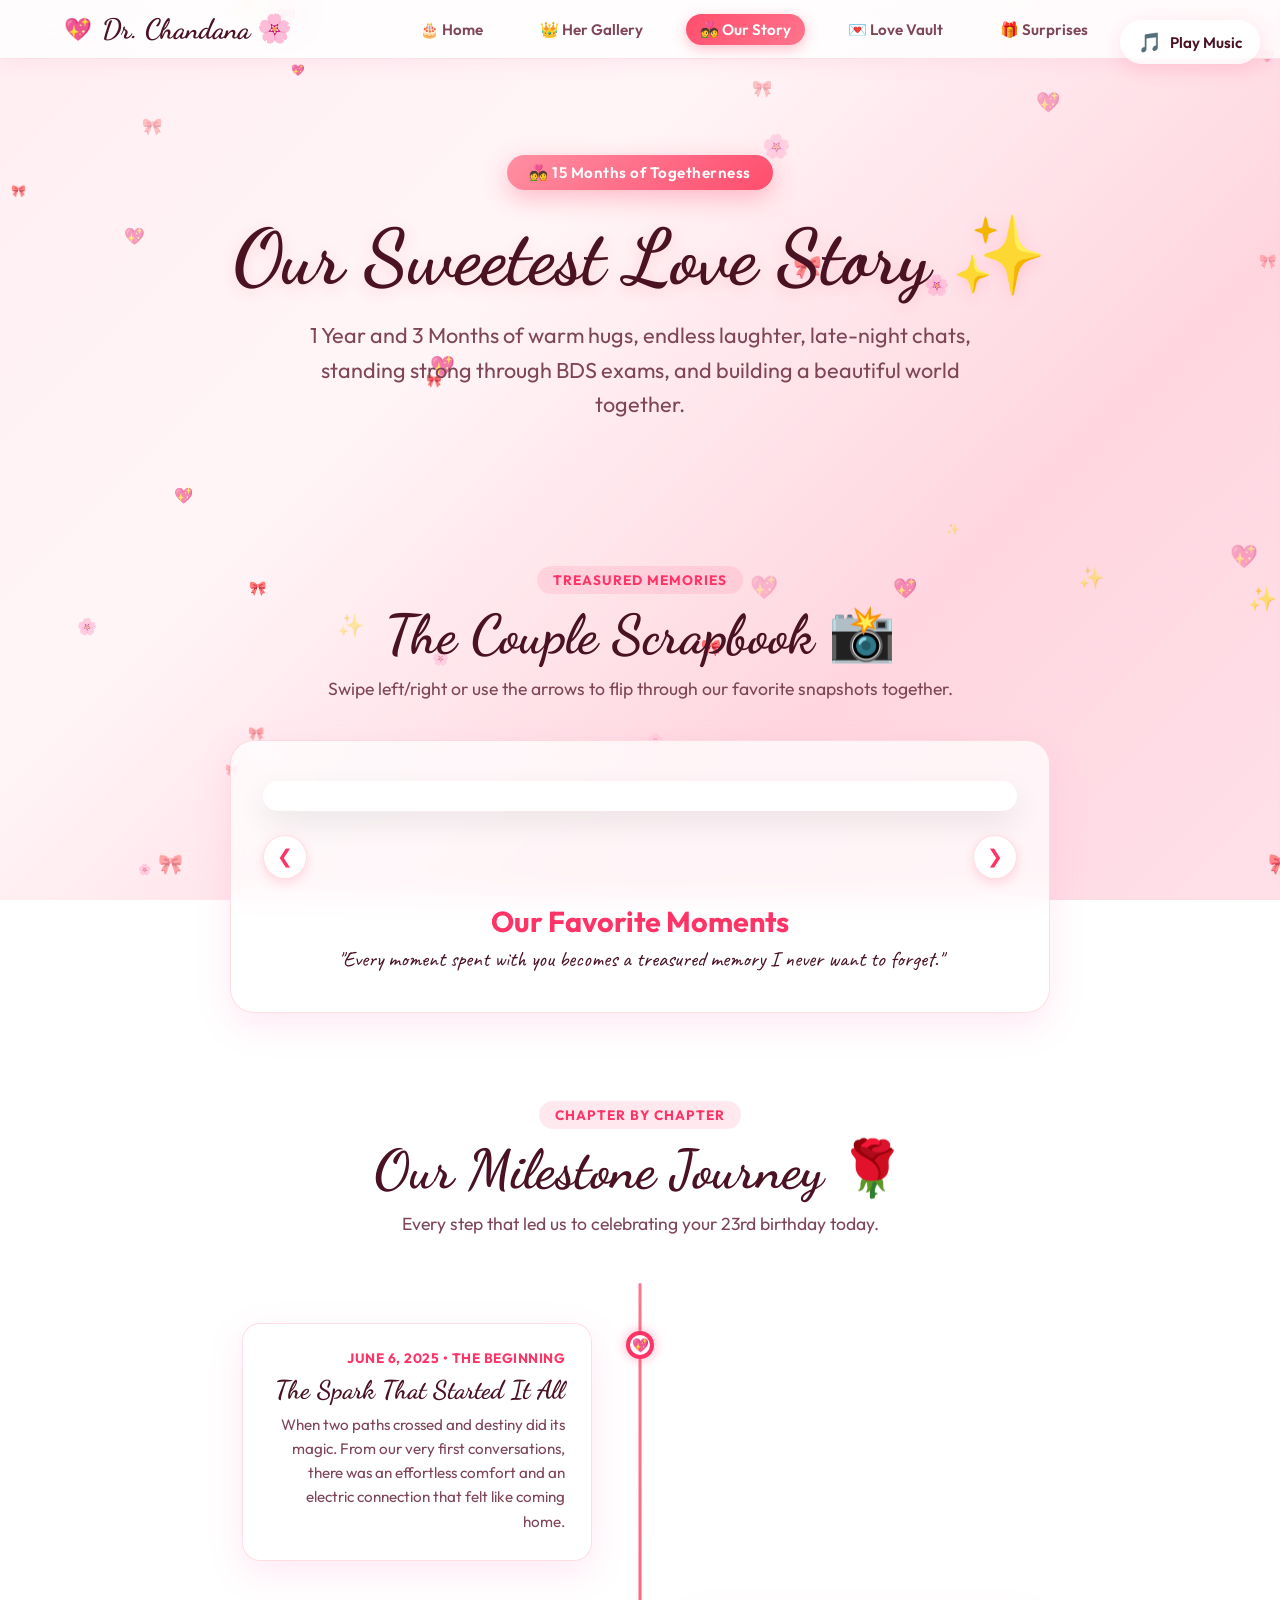
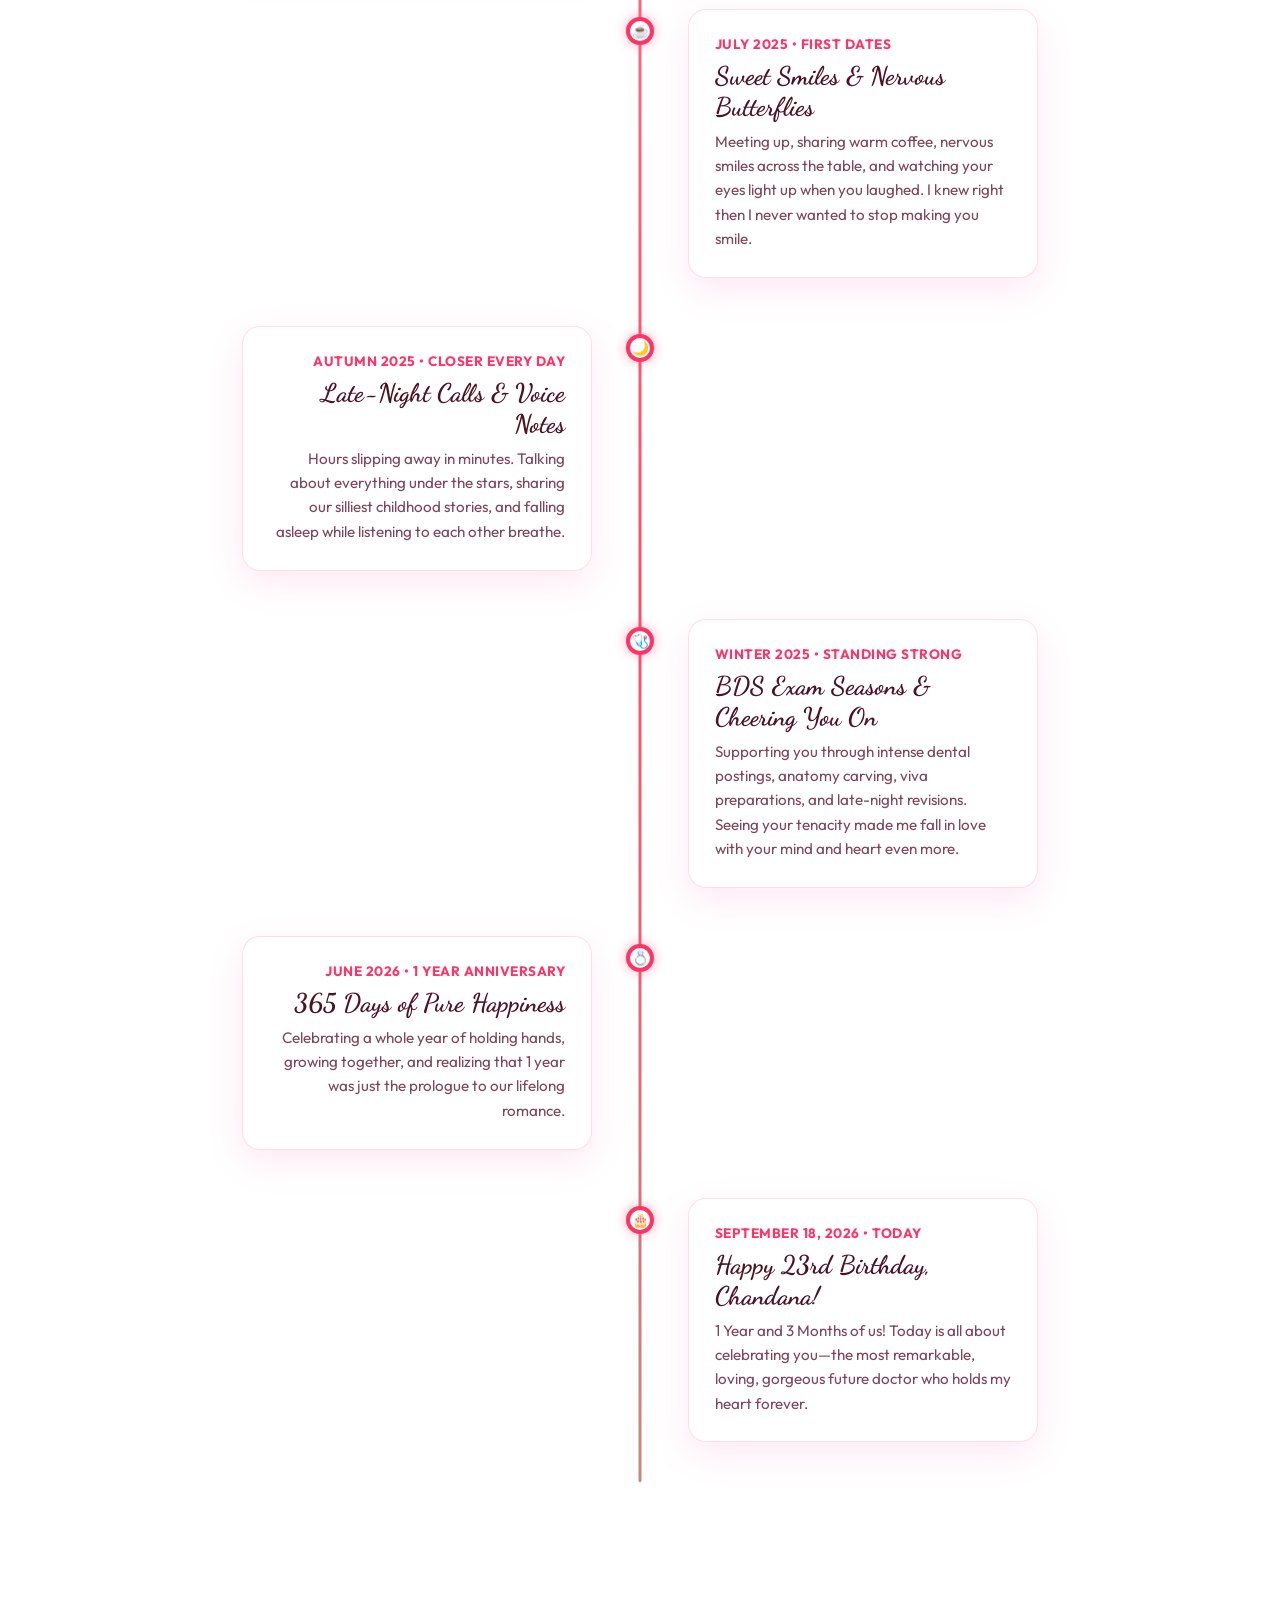
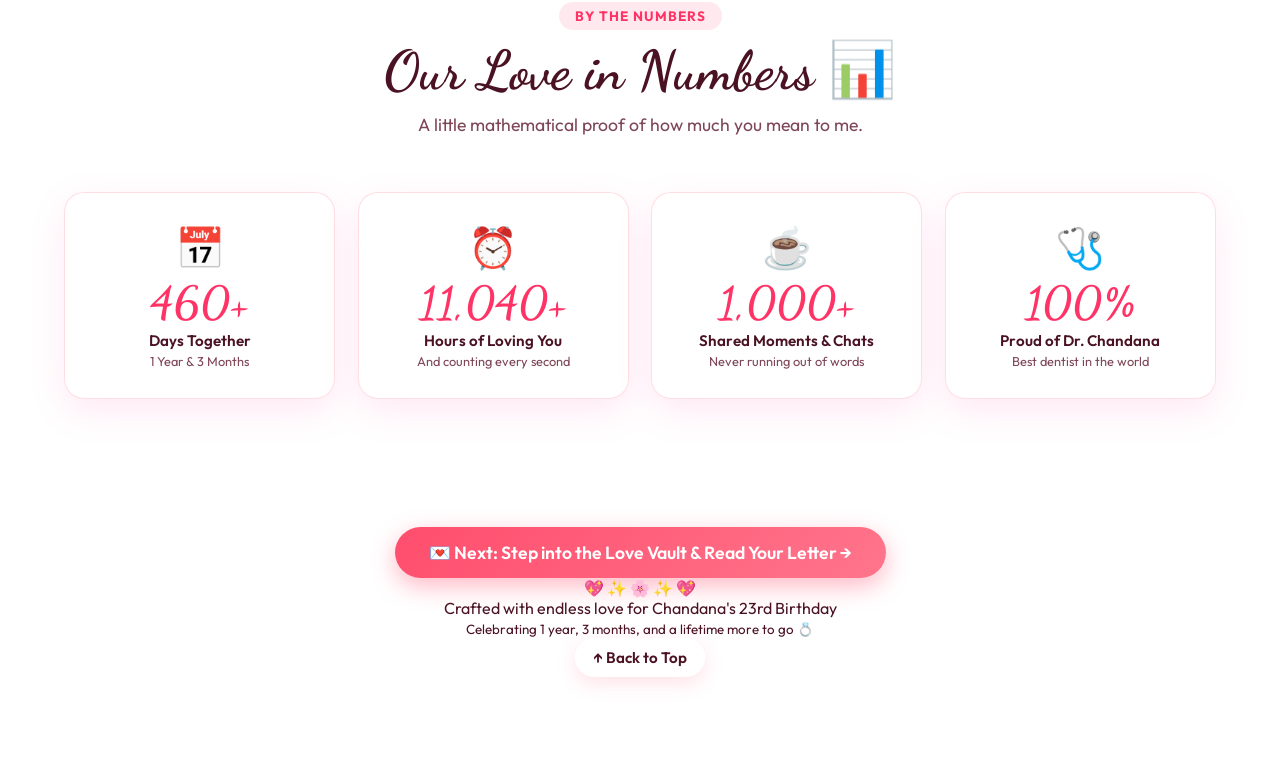
<file: story.html>
<!DOCTYPE html>
<html lang="en">
<head>
  <meta charset="UTF-8">
  <meta name="viewport" content="width=device-width, initial-scale=1.0">
  <title>Our 15-Month Love Story 💑 • 1 Year &amp; 3 Months Together</title>
  <meta name="description" content="Reliving 1 year and 3 months of pure love, late-night talks, dental clinic cheers, and treasured memories with Chandana.">
  <link rel="icon" href="data:image/svg+xml,<svg xmlns=%22http://www.w3.org/2000/svg%22 viewBox=%220 0 100 100%22><text y=%22.9em%22 font-size=%2290%22>💑</text></svg>">
  
  <link rel="preconnect" href="https://fonts.googleapis.com">
  <link rel="preconnect" href="https://fonts.gstatic.com" crossorigin>
  <link href="https://fonts.googleapis.com/css2?family=Caveat:wght@600;700&family=Dancing+Script:wght@600;700&family=Outfit:wght@300;400;500;600;700&family=Sacramento&display=swap" rel="stylesheet">

  <link rel="stylesheet" href="style.css">
</head>
<body>
  <!-- Floating background particles & celebration canvases -->
  <canvas id="sparkle-canvas"></canvas>
  <canvas id="fireworks-canvas"></canvas>
  <canvas id="confetti-canvas"></canvas>

  <!-- UNIVERSAL ROMANTIC NAVBAR -->
  <nav class="romantic-navbar">
    <div class="nav-container">
      <a href="./index.html" class="nav-brand">
        <span class="brand-heart">💖</span>
        <span>Dr. Chandana 🌸</span>
      </a>

      <ul class="nav-menu">
        <li><a href="./index.html" class="nav-link">🎂 Home</a></li>
        <li><a href="./gallery.html" class="nav-link">👑 Her Gallery</a></li>
        <li><a href="./story.html" class="nav-link active">💑 Our Story</a></li>
        <li><a href="./letter.html" class="nav-link">💌 Love Vault</a></li>
        <li><a href="./surprises.html" class="nav-link">🎁 Surprises</a></li>
      </ul>

      <div class="nav-right-actions">
        <div class="audio-control-container">
          <button id="music-toggle-btn" class="glow-btn glass-pill" aria-label="Toggle Romantic Music">
            <span class="music-icon">🎵</span>
            <span id="music-btn-text">Play Music</span>
          </button>
        </div>
        <button id="hamburger-btn" class="hamburger-btn" aria-label="Open Navigation Menu">☰</button>
      </div>
    </div>
  </nav>

  <!-- Mobile Drawer Overlay & Drawer -->
  <div class="mobile-drawer-overlay" id="mobile-drawer-overlay"></div>
  <aside class="mobile-drawer" id="mobile-drawer">
    <div class="drawer-header">
      <div class="nav-brand">
        <span class="brand-heart">💖</span>
        <span>Chandana's 23rd</span>
      </div>
      <button class="drawer-close" id="drawer-close-btn" aria-label="Close menu">&times;</button>
    </div>
    <ul class="drawer-links">
      <li><a href="./index.html" class="drawer-link">🎂 Birthday Celebration</a></li>
      <li><a href="./gallery.html" class="drawer-link">👑 The Queen's Gallery (25 Photos)</a></li>
      <li><a href="./story.html" class="drawer-link active">💑 Our 15-Month Story</a></li>
      <li><a href="./letter.html" class="drawer-link">💌 Love Letter &amp; 23 Promises</a></li>
      <li><a href="./surprises.html" class="drawer-link">🎁 Birthday Arcade &amp; Vouchers</a></li>
    </ul>
    <div class="drawer-footer">
      <p>Made with endless love 💕<br>1 Year &amp; 3 Months of Us</p>
    </div>
  </aside>

  <!-- MAIN CONTENT -->
  <div class="page-wrapper">
    
    <!-- Hero Section -->
    <header class="hero-section text-center" style="padding-bottom: 2rem;">
      <div class="floating-badge">
        <span>💑 15 Months of Togetherness</span>
      </div>
      <h1 class="romantic-title">Our Sweetest Love Story ✨</h1>
      <p class="subtitle">
        1 Year and 3 Months of warm hugs, endless laughter, late-night chats, standing strong through BDS exams,
        and building a beautiful world together.
      </p>
    </header>

    <!-- Couple Scrapbook Slider (The 'us/' photos) -->
    <section class="content-section scrapbook-section">
      <div class="section-header text-center">
        <span class="section-tag">Treasured Memories</span>
        <h2 class="section-title">The Couple Scrapbook 📸</h2>
        <p class="section-desc">Swipe left/right or use the arrows to flip through our favorite snapshots together.</p>
      </div>

      <div class="scrapbook-container glass-card">
        <div class="scrapbook-slider-wrapper">
          <div class="scrapbook-track" id="couple-photo-track">
            <!-- Dynamically populated from us/ folder -->
          </div>
        </div>

        <div class="slider-nav">
          <button id="slider-prev-btn" class="nav-arrow" aria-label="Previous Memory">❮</button>
          <div class="slider-dots" id="slider-dots"></div>
          <button id="slider-next-btn" class="nav-arrow" aria-label="Next Memory">❯</button>
        </div>

        <div class="memory-caption-box text-center">
          <h4 id="memory-caption-title">Our Favorite Moments</h4>
          <p id="memory-caption-text">"Every moment spent with you becomes a treasured memory I never want to forget."</p>
        </div>
      </div>
    </section>

    <!-- Romantic Milestone Timeline -->
    <section class="timeline-section">
      <div class="section-header text-center">
        <span class="section-tag">Chapter by Chapter</span>
        <h2 class="section-title">Our Milestone Journey 🌹</h2>
        <p class="section-desc">Every step that led us to celebrating your 23rd birthday today.</p>
      </div>

      <div class="romantic-timeline">
        <!-- Milestone 1 -->
        <div class="timeline-item">
          <div class="timeline-dot">💖</div>
          <div class="timeline-card glass-card">
            <div class="timeline-date">June 6, 2025 • The Beginning</div>
            <h3>The Spark That Started It All</h3>
            <p>
              When two paths crossed and destiny did its magic. From our very first conversations, there was an effortless comfort 
              and an electric connection that felt like coming home.
            </p>
          </div>
        </div>

        <!-- Milestone 2 -->
        <div class="timeline-item">
          <div class="timeline-dot">☕</div>
          <div class="timeline-card glass-card">
            <div class="timeline-date">July 2025 • First Dates</div>
            <h3>Sweet Smiles &amp; Nervous Butterflies</h3>
            <p>
              Meeting up, sharing warm coffee, nervous smiles across the table, and watching your eyes light up when you laughed. 
              I knew right then I never wanted to stop making you smile.
            </p>
          </div>
        </div>

        <!-- Milestone 3 -->
        <div class="timeline-item">
          <div class="timeline-dot">🌙</div>
          <div class="timeline-card glass-card">
            <div class="timeline-date">Autumn 2025 • Closer Every Day</div>
            <h3>Late-Night Calls &amp; Voice Notes</h3>
            <p>
              Hours slipping away in minutes. Talking about everything under the stars, sharing our silliest childhood stories, 
              and falling asleep while listening to each other breathe.
            </p>
          </div>
        </div>

        <!-- Milestone 4 -->
        <div class="timeline-item">
          <div class="timeline-dot">🩺</div>
          <div class="timeline-card glass-card">
            <div class="timeline-date">Winter 2025 • Standing Strong</div>
            <h3>BDS Exam Seasons &amp; Cheering You On</h3>
            <p>
              Supporting you through intense dental postings, anatomy carving, viva preparations, and late-night revisions. 
              Seeing your tenacity made me fall in love with your mind and heart even more.
            </p>
          </div>
        </div>

        <!-- Milestone 5 -->
        <div class="timeline-item">
          <div class="timeline-dot">💍</div>
          <div class="timeline-card glass-card">
            <div class="timeline-date">June 2026 • 1 Year Anniversary</div>
            <h3>365 Days of Pure Happiness</h3>
            <p>
              Celebrating a whole year of holding hands, growing together, and realizing that 1 year was just the prologue 
              to our lifelong romance.
            </p>
          </div>
        </div>

        <!-- Milestone 6 -->
        <div class="timeline-item">
          <div class="timeline-dot">🎂</div>
          <div class="timeline-card glass-card">
            <div class="timeline-date">September 18, 2026 • Today</div>
            <h3>Happy 23rd Birthday, Chandana!</h3>
            <p>
              1 Year and 3 Months of us! Today is all about celebrating you—the most remarkable, loving, gorgeous future doctor 
              who holds my heart forever.
            </p>
          </div>
        </div>
      </div>
    </section>

    <!-- Our Love by Numbers Infographic -->
    <section class="content-section">
      <div class="section-header text-center">
        <span class="section-tag">By The Numbers</span>
        <h2 class="section-title">Our Love in Numbers 📊</h2>
        <p class="section-desc">A little mathematical proof of how much you mean to me.</p>
      </div>

      <div class="love-stats-grid">
        <div class="stat-card glass-card">
          <div class="stat-icon">📅</div>
          <div class="stat-val">460+</div>
          <div class="stat-label">Days Together</div>
          <div class="stat-sub">1 Year &amp; 3 Months</div>
        </div>

        <div class="stat-card glass-card">
          <div class="stat-icon">⏰</div>
          <div class="stat-val">11,040+</div>
          <div class="stat-label">Hours of Loving You</div>
          <div class="stat-sub">And counting every second</div>
        </div>

        <div class="stat-card glass-card">
          <div class="stat-icon">☕</div>
          <div class="stat-val">1,000+</div>
          <div class="stat-label">Shared Moments &amp; Chats</div>
          <div class="stat-sub">Never running out of words</div>
        </div>

        <div class="stat-card glass-card">
          <div class="stat-icon">🩺</div>
          <div class="stat-val">100%</div>
          <div class="stat-label">Proud of Dr. Chandana</div>
          <div class="stat-sub">Best dentist in the world</div>
        </div>
      </div>
    </section>

    <!-- Next Page Link -->
    <div class="text-center" style="margin-top: 4rem;">
      <a href="./letter.html" class="glow-btn romantic-btn" style="text-decoration: none; display: inline-block;">
        💌 Next: Step into the Love Vault &amp; Read Your Letter →
      </a>
    </div>

    <!-- Footer -->
    <footer class="romantic-footer text-center">
      <div class="footer-hearts">💖 ✨ 🌸 ✨ 💖</div>
      <p>Crafted with endless love for Chandana's 23rd Birthday</p>
      <small>Celebrating 1 year, 3 months, and a lifetime more to go 💍</small>
      <div class="back-to-top">
        <button id="back-to-top-btn" class="glow-btn glass-pill">↑ Back to Top</button>
      </div>
    </footer>
  </div>

  <script src="app.js"></script>
</body>
</html>
</file>
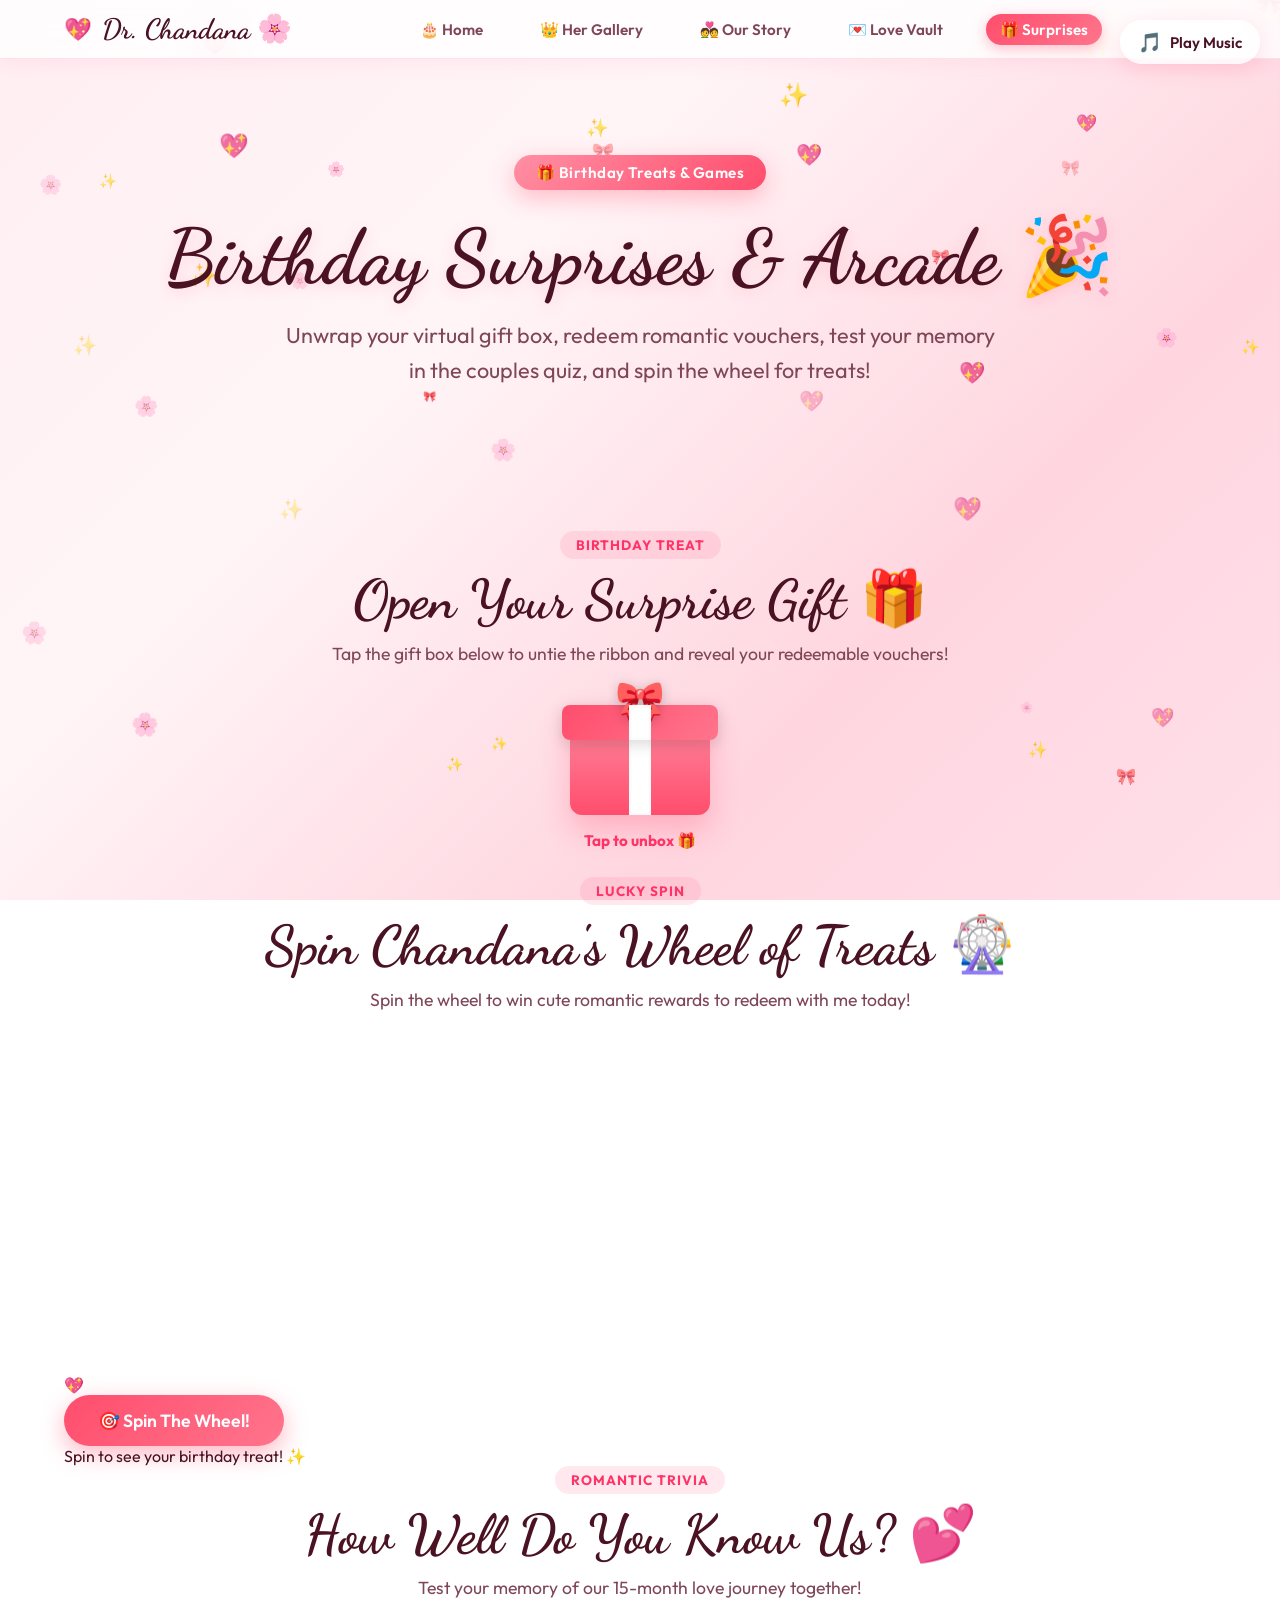
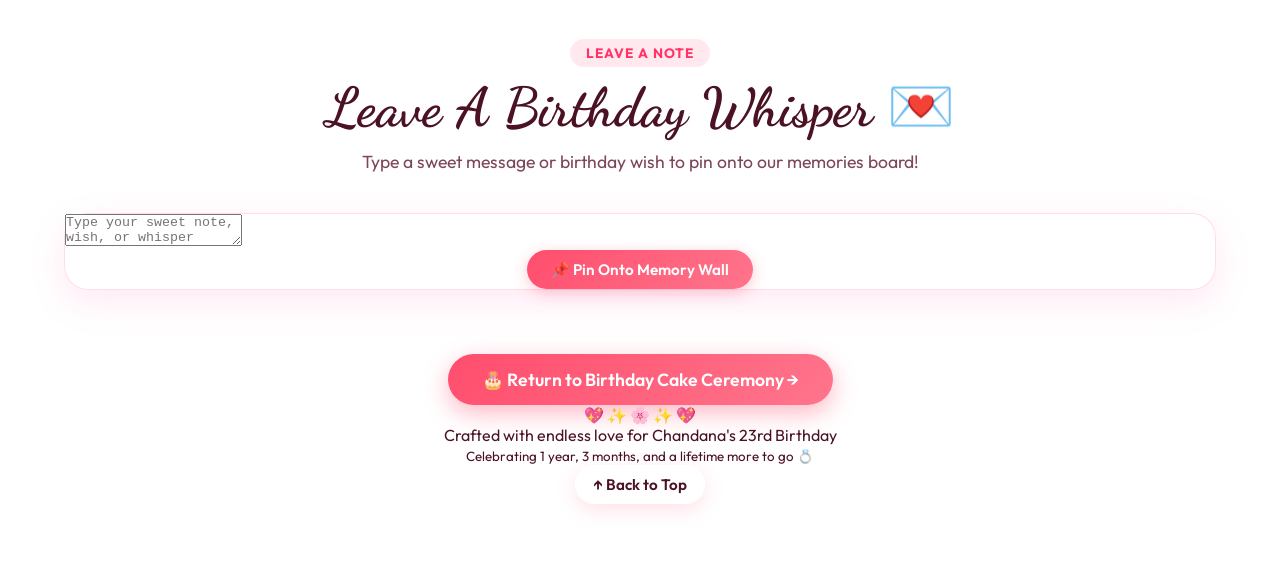
<file: surprises.html>
<!DOCTYPE html>
<html lang="en">
<head>
  <meta charset="UTF-8">
  <meta name="viewport" content="width=device-width, initial-scale=1.0">
  <title>Birthday Surprises &amp; Arcade 🎁 • Gifts, Quiz &amp; Treats</title>
  <meta name="description" content="Unbox Chandana's 23rd birthday gift, redeem romantic vouchers, take the couple's quiz, and spin the treat wheel.">
  <link rel="icon" href="data:image/svg+xml,<svg xmlns=%22http://www.w3.org/2000/svg%22 viewBox=%220 0 100 100%22><text y=%22.9em%22 font-size=%2290%22>🎁</text></svg>">
  
  <link rel="preconnect" href="https://fonts.googleapis.com">
  <link rel="preconnect" href="https://fonts.gstatic.com" crossorigin>
  <link href="https://fonts.googleapis.com/css2?family=Caveat:wght@600;700&family=Dancing+Script:wght@600;700&family=Outfit:wght@300;400;500;600;700&family=Sacramento&display=swap" rel="stylesheet">

  <link rel="stylesheet" href="style.css">
</head>
<body>
  <!-- Floating background particles & celebration canvases -->
  <canvas id="sparkle-canvas"></canvas>
  <canvas id="fireworks-canvas"></canvas>
  <canvas id="confetti-canvas"></canvas>

  <!-- UNIVERSAL ROMANTIC NAVBAR -->
  <nav class="romantic-navbar">
    <div class="nav-container">
      <a href="./index.html" class="nav-brand">
        <span class="brand-heart">💖</span>
        <span>Dr. Chandana 🌸</span>
      </a>

      <ul class="nav-menu">
        <li><a href="./index.html" class="nav-link">🎂 Home</a></li>
        <li><a href="./gallery.html" class="nav-link">👑 Her Gallery</a></li>
        <li><a href="./story.html" class="nav-link">💑 Our Story</a></li>
        <li><a href="./letter.html" class="nav-link">💌 Love Vault</a></li>
        <li><a href="./surprises.html" class="nav-link active">🎁 Surprises</a></li>
      </ul>

      <div class="nav-right-actions">
        <div class="audio-control-container">
          <button id="music-toggle-btn" class="glow-btn glass-pill" aria-label="Toggle Romantic Music">
            <span class="music-icon">🎵</span>
            <span id="music-btn-text">Play Music</span>
          </button>
        </div>
        <button id="hamburger-btn" class="hamburger-btn" aria-label="Open Navigation Menu">☰</button>
      </div>
    </div>
  </nav>

  <!-- Mobile Drawer Overlay & Drawer -->
  <div class="mobile-drawer-overlay" id="mobile-drawer-overlay"></div>
  <aside class="mobile-drawer" id="mobile-drawer">
    <div class="drawer-header">
      <div class="nav-brand">
        <span class="brand-heart">💖</span>
        <span>Chandana's 23rd</span>
      </div>
      <button class="drawer-close" id="drawer-close-btn" aria-label="Close menu">&times;</button>
    </div>
    <ul class="drawer-links">
      <li><a href="./index.html" class="drawer-link">🎂 Birthday Celebration</a></li>
      <li><a href="./gallery.html" class="drawer-link">👑 The Queen's Gallery (25 Photos)</a></li>
      <li><a href="./story.html" class="drawer-link">💑 Our 15-Month Story</a></li>
      <li><a href="./letter.html" class="drawer-link">💌 Love Letter &amp; 23 Promises</a></li>
      <li><a href="./surprises.html" class="drawer-link active">🎁 Birthday Arcade &amp; Vouchers</a></li>
    </ul>
    <div class="drawer-footer">
      <p>Made with endless love 💕<br>1 Year &amp; 3 Months of Us</p>
    </div>
  </aside>

  <!-- MAIN CONTENT -->
  <div class="page-wrapper">
    
    <!-- Hero Section -->
    <header class="hero-section text-center" style="padding-bottom: 2rem;">
      <div class="floating-badge">
        <span>🎁 Birthday Treats &amp; Games</span>
      </div>
      <h1 class="romantic-title">Birthday Surprises &amp; Arcade 🎉</h1>
      <p class="subtitle">
        Unwrap your virtual gift box, redeem romantic vouchers, test your memory in the couples quiz, 
        and spin the wheel for treats!
      </p>
    </header>

    <!-- SECTION 1: Virtual Birthday Gift Box & Claimable Vouchers -->
    <section class="content-section">
      <div class="section-header text-center">
        <span class="section-tag">Birthday Treat</span>
        <h2 class="section-title">Open Your Surprise Gift 🎁</h2>
        <p class="section-desc">Tap the gift box below to untie the ribbon and reveal your redeemable vouchers!</p>
      </div>

      <div class="gift-box-container text-center">
        <div class="gift-box" id="gift-box" title="Tap to open!">
          <div class="gift-lid" id="gift-lid">
            <div class="gift-bow">🎀</div>
            <div class="lid-ribbon"></div>
          </div>
          <div class="gift-base">
            <div class="base-ribbon"></div>
            <div class="gift-sparkles-inside">✨</div>
          </div>
          <div class="gift-tap-hint">Tap to unbox 🎁</div>
        </div>

        <!-- Revealed Birthday Vouchers with Claim Buttons -->
        <div class="vouchers-grid hidden" id="vouchers-grid">
          <!-- Voucher 1 -->
          <div class="voucher-card glass-card">
            <div class="voucher-badge">VOUCHER #1</div>
            <h4>Unlimited Warm Hugs &amp; Cuddles 🤗</h4>
            <p>Valid anytime Chandana feels stressed, tired after dental clinics, or just needs love. Never expires!</p>
            <span class="redeemed-tag">Available Forever 💖</span>
            <button class="voucher-claim-btn" data-voucher="1">Claim Voucher ✨</button>
          </div>

          <!-- Voucher 2 -->
          <div class="voucher-card glass-card">
            <div class="voucher-badge">VOUCHER #2</div>
            <h4>Romantic Candlelight Dinner Date 🕯️</h4>
            <p>Your favorite restaurant, favorite cuisine, dessert on me, and zero interruptions. Celebrating you!</p>
            <span class="redeemed-tag">Ready to Claim 🍷</span>
            <button class="voucher-claim-btn" data-voucher="2">Claim Voucher ✨</button>
          </div>

          <!-- Voucher 3 -->
          <div class="voucher-card glass-card">
            <div class="voucher-badge">VOUCHER #3</div>
            <h4>Personal BDS Study Break Butler ☕</h4>
            <p>Late night revision snacks, coffee runs, back/shoulder massage, and quiet company on command.</p>
            <span class="redeemed-tag">Always On Call 🩺</span>
            <button class="voucher-claim-btn" data-voucher="3">Claim Voucher ✨</button>
          </div>

          <!-- Voucher 4 -->
          <div class="voucher-card glass-card">
            <div class="voucher-badge">VOUCHER #4</div>
            <h4>The Golden Birthday Wish 🌟</h4>
            <p>One free pass for anything you want me to do, buy, or plan for you. No questions asked!</p>
            <span class="redeemed-tag">Your Command 👑</span>
            <button class="voucher-claim-btn" data-voucher="4">Claim Voucher ✨</button>
          </div>
        </div>
      </div>
    </section>

    <!-- SECTION 2: Spin the Birthday Wheel of Treats -->
    <section class="wheel-section">
      <div class="section-header text-center">
        <span class="section-tag">Lucky Spin</span>
        <h2 class="section-title">Spin Chandana's Wheel of Treats 🎡</h2>
        <p class="section-desc">Spin the wheel to win cute romantic rewards to redeem with me today!</p>
      </div>

      <div class="wheel-container">
        <div class="wheel-frame">
          <div class="wheel-pointer"></div>
          <canvas id="wheel-canvas" class="wheel-canvas" width="320" height="320"></canvas>
          <div class="wheel-center-cap">💖</div>
        </div>

        <button id="spin-wheel-btn" class="glow-btn romantic-btn">
          🎯 Spin The Wheel!
        </button>

        <div class="wheel-result" id="wheel-result">
          Spin to see your birthday treat! ✨
        </div>
      </div>
    </section>

    <!-- SECTION 3: Romantic Couple's Quiz -->
    <section class="quiz-section">
      <div class="section-header text-center">
        <span class="section-tag">Romantic Trivia</span>
        <h2 class="section-title">How Well Do You Know Us? 💕</h2>
        <p class="section-desc">Test your memory of our 15-month love journey together!</p>
      </div>

      <div id="romantic-quiz-container">
        <!-- Injected dynamically via app.js -->
      </div>
    </section>

    <!-- SECTION 4: Birthday Whisper Wall -->
    <section class="whisper-section">
      <div class="section-header text-center">
        <span class="section-tag">Leave A Note</span>
        <h2 class="section-title">Leave A Birthday Whisper 💌</h2>
        <p class="section-desc">Type a sweet message or birthday wish to pin onto our memories board!</p>
      </div>

      <div class="whisper-form-card glass-card">
        <textarea id="whisper-input" class="whisper-input" placeholder="Type your sweet note, wish, or whisper here, Chandana... 💕"></textarea>
        <div class="text-center">
          <button id="post-whisper-btn" class="glow-btn romantic-btn-small">
            📌 Pin Onto Memory Wall
          </button>
        </div>

        <div class="wishes-board" id="wishes-board">
          <!-- Populated from localStorage -->
        </div>
      </div>
    </section>

    <!-- Return to Home Page Link -->
    <div class="text-center" style="margin-top: 4rem;">
      <a href="./index.html" class="glow-btn romantic-btn" style="text-decoration: none; display: inline-block;">
        🎂 Return to Birthday Cake Ceremony →
      </a>
    </div>

    <!-- Footer -->
    <footer class="romantic-footer text-center">
      <div class="footer-hearts">💖 ✨ 🌸 ✨ 💖</div>
      <p>Crafted with endless love for Chandana's 23rd Birthday</p>
      <small>Celebrating 1 year, 3 months, and a lifetime more to go 💍</small>
      <div class="back-to-top">
        <button id="back-to-top-btn" class="glow-btn glass-pill">↑ Back to Top</button>
      </div>
    </footer>
  </div>

  <script src="app.js"></script>
</body>
</html>
</file>
<file: style.css>
/* ==========================================================================
   CHANDANA'S 23RD BIRTHDAY - ROMANTIC LUXURY THEME
   Palette: Blushing Rose, Strawberry Cream, Champagne Gold & Deep Berry
   ========================================================================== */

:root {
  --primary-pink: #ff6584;
  --soft-pink: #ff8fa3;
  --blush-light: #fff0f3;
  --blush-medium: #ffe3e8;
  --rose-gold: #c58882;
  --deep-berry: #4a1223;
  --text-muted: #7e4657;
  --cream-white: #fffcfd;
  --gold-accent: #f39c12;
  --cake-base: #f7d1ba;
  --cake-cream: #fff7f2;
  --cake-icing: #ff6b8b;
  --glass-bg: rgba(255, 255, 255, 0.72);
  --glass-border: rgba(255, 182, 193, 0.45);
  --glass-shadow: 0 12px 35px rgba(255, 105, 180, 0.15);
  --transition: all 0.35s cubic-bezier(0.25, 1, 0.5, 1);
}

* {
  margin: 0;
  padding: 0;
  box-sizing: border-box;
}

html {
  scroll-behavior: smooth;
}

body {
  font-family: 'Outfit', -apple-system, BlinkMacSystemFont, sans-serif;
  background: linear-gradient(135deg, #ffeef2 0%, #fff5f7 35%, #ffd6e0 70%, #ffe0e9 100%);
  color: var(--deep-berry);
  min-height: 100vh;
  overflow-x: hidden;
  position: relative;
  background-attachment: fixed;
}

/* Background particle and canvas layers */
#sparkle-canvas,
#fireworks-canvas,
#confetti-canvas {
  position: fixed;
  top: 0;
  left: 0;
  width: 100vw;
  height: 100vh;
  pointer-events: none;
}

#sparkle-canvas {
  z-index: 1; /* Strictly background behind content */
}
#confetti-canvas {
  z-index: 999;
}
#fireworks-canvas {
  z-index: 998;
}

/* Typography styles */
h1, h2, h3, .handwritten {
  font-family: 'Dancing Script', cursive;
}

.text-center {
  text-align: center;
}

/* ==========================================================================
   1. ROMANTIC OPENING INTRO CURTAIN
   ========================================================================== */
.romantic-intro-curtain {
  position: fixed;
  top: 0;
  left: 0;
  width: 100vw;
  height: 100vh;
  background: radial-gradient(circle at center, #fff0f3 0%, #ffd6e0 50%, #ff8fa3 100%);
  z-index: 9999;
  display: flex;
  justify-content: center;
  align-items: center;
  text-align: center;
  padding: 24px;
  transition: opacity 1s cubic-bezier(0.4, 0, 0.2, 1), visibility 1s;
}

.romantic-intro-curtain.opened {
  opacity: 0;
  visibility: hidden;
  pointer-events: none;
}

.curtain-content {
  max-width: 480px;
  background: rgba(255, 255, 255, 0.88);
  backdrop-filter: blur(20px);
  -webkit-backdrop-filter: blur(20px);
  border: 2px solid rgba(255, 182, 193, 0.6);
  border-radius: 32px;
  padding: 2.5rem 2rem;
  box-shadow: 0 20px 60px rgba(216, 27, 96, 0.25);
  animation: curtain-pop 0.8s cubic-bezier(0.34, 1.56, 0.64, 1);
}

@keyframes curtain-pop {
  0% { transform: scale(0.7); opacity: 0; }
  100% { transform: scale(1); opacity: 1; }
}

.curtain-gift-box {
  position: relative;
  font-size: 3.8rem;
  margin-bottom: 0.6rem;
  display: inline-block;
  animation: gift-bounce 2s infinite ease-in-out;
}

@keyframes gift-bounce {
  0%, 100% { transform: translateY(0) rotate(0deg); }
  50% { transform: translateY(-8px) rotate(4deg); }
}

.gift-heart-glow {
  position: absolute;
  top: -10px;
  right: -12px;
  font-size: 2rem;
  animation: heartbeat-glow 1.4s infinite ease-in-out;
}

@keyframes heartbeat-glow {
  0%, 100% { transform: scale(1); filter: drop-shadow(0 0 10px rgba(255, 77, 109, 0.4)); }
  50% { transform: scale(1.18); filter: drop-shadow(0 0 25px rgba(255, 77, 109, 0.8)); }
}

.curtain-title {
  font-family: 'Dancing Script', cursive;
  font-size: 2.3rem;
  color: #b7094c;
  margin-bottom: 0.5rem;
  line-height: 1.2;
}

.curtain-subtitle {
  font-size: 1.05rem;
  color: #7e4657;
  margin-bottom: 1.5rem;
  font-weight: 500;
}

/* Slide To Unwrap Track */
.slide-unwrap-wrapper {
  width: 100%;
  max-width: 380px;
  margin: 1.5rem auto 0;
}

.slide-unwrap-track {
  position: relative;
  width: 100%;
  height: 62px;
  background: rgba(255, 240, 245, 0.95);
  border: 2px solid rgba(255, 105, 140, 0.5);
  border-radius: 50px;
  padding: 5px;
  display: flex;
  align-items: center;
  box-shadow: inset 0 2px 8px rgba(255, 77, 109, 0.15), 0 8px 25px rgba(255, 77, 109, 0.2);
  user-select: none;
  touch-action: none;
  overflow: hidden;
}

.slide-unwrap-progress {
  position: absolute;
  left: 0;
  top: 0;
  height: 100%;
  width: 0%;
  background: linear-gradient(90deg, rgba(255, 143, 163, 0.5), rgba(255, 77, 109, 0.75));
  border-radius: 50px;
  pointer-events: none;
  transition: width 0.05s ease;
}

.slide-unwrap-text {
  position: absolute;
  width: 100%;
  text-align: center;
  left: 0;
  font-size: 0.96rem;
  font-weight: 700;
  color: #b7094c;
  pointer-events: none;
  letter-spacing: 0.5px;
  animation: shimmer-text 2s infinite ease-in-out;
}

@keyframes shimmer-text {
  0%, 100% { opacity: 0.75; transform: translateX(0); }
  50% { opacity: 1; transform: translateX(4px); }
}

.slide-unwrap-handle {
  position: absolute;
  left: 5px;
  width: 50px;
  height: 50px;
  border-radius: 50%;
  background: linear-gradient(135deg, #ff4d6d, #d81b60);
  display: flex;
  align-items: center;
  justify-content: center;
  font-size: 1.5rem;
  color: #ffffff;
  cursor: grab;
  box-shadow: 0 4px 15px rgba(216, 27, 96, 0.4);
  transition: transform 0.1s ease;
  z-index: 5;
}

.slide-unwrap-handle:active {
  cursor: grabbing;
  transform: scale(1.08);
}

/* ==========================================================================
   3. COUNTDOWN CARD (20th September 12:00 AM)
   ========================================================================== */
.countdown-card {
  max-width: 580px;
  margin: 0 auto 1.8rem;
  padding: 1.6rem 1.4rem;
  border-radius: 28px;
  text-align: center;
  position: relative;
  border: 1.5px solid rgba(255, 182, 193, 0.6);
  box-shadow: 0 15px 35px rgba(255, 77, 109, 0.14);
}

.card-header-badge {
  display: inline-block;
  background: linear-gradient(135deg, #ff4d6d, #d81b60);
  color: #ffffff;
  font-size: 0.85rem;
  font-weight: 700;
  padding: 4px 16px;
  border-radius: 20px;
  margin-bottom: 0.8rem;
  letter-spacing: 0.5px;
}

.countdown-title {
  font-family: 'Dancing Script', cursive;
  font-size: 1.8rem;
  color: #b7094c;
  margin-bottom: 1.2rem;
}

.countdown-footnote {
  margin-top: 1rem;
  font-size: 0.92rem;
  color: #7e4657;
  font-style: italic;
  margin-bottom: 0;
}

/* Single-Section Layout Wrapper */
.celebration-hero-wrapper {
  max-width: 900px;
  margin: 0 auto;
  padding: 2rem 1.5rem 4rem;
  position: relative;
  z-index: 10;
  display: flex;
  flex-direction: column;
  align-items: center;
}

.hero-intro {
  width: 100%;
  max-width: 680px;
  margin-bottom: 2rem;
}

.cake-ceremony-area {
  width: 100%;
  display: flex;
  flex-direction: column;
  align-items: center;
  margin-top: 0.5rem;
}

.ceremony-instructions {
  margin-bottom: 1.5rem;
}

/* Audio control pill button legacy */
.audio-control-container {
  position: fixed;
  top: 20px;
  right: 20px;
  z-index: 1050;
}

.glass-pill {
  display: inline-flex;
  align-items: center;
  gap: 8px;
  padding: 10px 18px;
  background: var(--glass-bg);
  backdrop-filter: blur(16px);
  -webkit-backdrop-filter: blur(16px);
  border: 1.5px solid var(--glass-border);
  border-radius: 50px;
  color: var(--deep-berry);
  font-size: 0.95rem;
  font-weight: 600;
  cursor: pointer;
  box-shadow: 0 6px 20px rgba(255, 105, 140, 0.2);
  transition: var(--transition);
}

.glass-pill:hover {
  transform: translateY(-2px) scale(1.03);
  box-shadow: 0 10px 25px rgba(255, 105, 140, 0.35);
  background: #ffffff;
}

.music-icon {
  font-size: 1.2rem;
  animation: pulse-spin 3s infinite ease-in-out;
}

@keyframes pulse-spin {
  0% { transform: rotate(0deg) scale(1); }
  50% { transform: rotate(15deg) scale(1.15); }
  100% { transform: rotate(0deg) scale(1); }
}

/* Page layout wrapper */
.page-wrapper {
  max-width: 1200px;
  margin: 0 auto;
  padding: 2rem 1.5rem 5rem;
  position: relative;
  z-index: 10;
}

/* -------------------------------------------------------------
   Hero Section
   ------------------------------------------------------------- */
.hero-section {
  padding: 4rem 1rem 3rem;
  position: relative;
}

.floating-badge {
  display: inline-block;
  padding: 8px 22px;
  background: linear-gradient(135deg, #ff8fa3, #ff4d6d);
  color: #ffffff;
  border-radius: 50px;
  font-size: 0.95rem;
  font-weight: 600;
  letter-spacing: 0.5px;
  box-shadow: 0 8px 25px rgba(255, 77, 109, 0.35);
  margin-bottom: 1.5rem;
  animation: float-gentle 3.5s ease-in-out infinite;
}

@keyframes float-gentle {
  0%, 100% { transform: translateY(0); }
  50% { transform: translateY(-8px); }
}

.romantic-title {
  font-size: clamp(2.8rem, 6vw, 4.8rem);
  font-weight: 700;
  line-height: 1.15;
  color: var(--deep-berry);
  text-shadow: 0 4px 15px rgba(255, 100, 130, 0.2);
  margin-bottom: 1rem;
}

.highlight-name {
  background: linear-gradient(120deg, #ff3366, #ff758c);
  -webkit-background-clip: text;
  -webkit-text-fill-color: transparent;
  display: inline-block;
  font-size: 1.15em;
  filter: drop-shadow(0 2px 8px rgba(255, 100, 130, 0.3));
}

.subtitle {
  font-size: clamp(1.1rem, 2.5vw, 1.35rem);
  color: var(--text-muted);
  max-width: 720px;
  margin: 0 auto 2.5rem;
  line-height: 1.6;
}

.together-pill {
  display: block;
  margin-top: 0.8rem;
  font-weight: 600;
  color: #d81b60;
  font-size: 1.1rem;
  letter-spacing: 0.3px;
}

/* Glass Card Component */
.glass-card {
  background: var(--glass-bg);
  backdrop-filter: blur(14px);
  -webkit-backdrop-filter: blur(14px);
  border: 1.5px solid var(--glass-border);
  border-radius: 24px;
  box-shadow: var(--glass-shadow);
  transition: var(--transition);
}

.glass-card:hover {
  box-shadow: 0 16px 40px rgba(255, 105, 180, 0.25);
}

/* Love Counter Card */
.counter-card {
  max-width: 650px;
  margin: 0 auto;
  padding: 1.8rem 1.5rem;
  position: relative;
  overflow: hidden;
}

.counter-header {
  display: flex;
  align-items: center;
  justify-content: center;
  gap: 10px;
  margin-bottom: 1.2rem;
}

.counter-header h3 {
  font-size: 1.8rem;
  color: var(--deep-berry);
}

.heart-pulse {
  display: inline-block;
  font-size: 1.5rem;
  animation: heartbeat 1.5s infinite;
}

@keyframes heartbeat {
  0% { transform: scale(1); }
  14% { transform: scale(1.25); }
  28% { transform: scale(1); }
  42% { transform: scale(1.25); }
  70% { transform: scale(1); }
}

.counter-grid {
  display: grid;
  grid-template-columns: repeat(4, 1fr);
  gap: 12px;
}

.counter-item {
  background: rgba(255, 255, 255, 0.85);
  padding: 12px 6px;
  border-radius: 16px;
  border: 1px solid rgba(255, 182, 193, 0.5);
}

.count-val {
  display: block;
  font-size: 1.5rem;
  font-weight: 700;
  color: #ff3366;
}

.count-label {
  font-size: 0.8rem;
  text-transform: uppercase;
  letter-spacing: 0.5px;
  color: var(--text-muted);
}

.counter-footnote {
  margin-top: 1rem;
  font-family: 'Caveat', cursive;
  font-size: 1.25rem;
  color: var(--deep-berry);
}

.hero-scroll-cue {
  margin-top: 2.5rem;
  color: var(--text-muted);
  font-size: 0.95rem;
  display: flex;
  flex-direction: column;
  align-items: center;
  gap: 6px;
}

.arrow-down {
  font-size: 1.4rem;
  animation: bounce-arrow 2s infinite;
}

@keyframes bounce-arrow {
  0%, 20%, 50%, 80%, 100% { transform: translateY(0); }
  40% { transform: translateY(8px); }
  60% { transform: translateY(4px); }
}

/* -------------------------------------------------------------
   Common Section Styles
   ------------------------------------------------------------- */
.content-section {
  padding: 4.5rem 0 2rem;
  position: relative;
}

.section-tag {
  display: inline-block;
  padding: 5px 16px;
  background: rgba(255, 105, 140, 0.15);
  color: #ff3366;
  border-radius: 50px;
  font-size: 0.85rem;
  font-weight: 700;
  text-transform: uppercase;
  letter-spacing: 1px;
  margin-bottom: 0.5rem;
}

.section-title {
  font-size: clamp(2.3rem, 4.5vw, 3.4rem);
  color: var(--deep-berry);
  margin-bottom: 0.6rem;
}

.section-desc {
  font-size: 1.1rem;
  color: var(--text-muted);
  max-width: 650px;
  margin: 0 auto 2.5rem;
}

/* Buttons */
.glow-btn {
  border: none;
  cursor: pointer;
  font-family: inherit;
  font-weight: 600;
  transition: var(--transition);
}

.romantic-btn {
  padding: 14px 34px;
  font-size: 1.1rem;
  border-radius: 50px;
  background: linear-gradient(135deg, #ff4d6d, #ff758c);
  color: #ffffff;
  box-shadow: 0 8px 25px rgba(255, 77, 109, 0.4);
}

.romantic-btn:hover {
  transform: translateY(-3px) scale(1.03);
  box-shadow: 0 12px 30px rgba(255, 77, 109, 0.55);
}

.secondary-btn {
  padding: 12px 28px;
  background: rgba(255, 255, 255, 0.85);
  color: var(--deep-berry);
  border: 1.5px solid var(--glass-border);
  border-radius: 50px;
  font-family: inherit;
  font-weight: 600;
  font-size: 1rem;
  cursor: pointer;
  transition: var(--transition);
}

.secondary-btn:hover {
  background: #ffffff;
  transform: translateY(-2px);
}

.hidden {
  display: none !important;
}

/* -------------------------------------------------------------
   THE INTERACTIVE BIRTHDAY CAKE CEREMONY & CAT CHOIR
   ------------------------------------------------------------- */
.cake-container {
  max-width: 720px;
  width: 100%;
  margin: 0 auto;
  position: relative;
  display: flex;
  flex-direction: column;
  align-items: center;
}

/* ==========================================================================
   DUAL SINGING CAT CHOIR (Popcat + Vibing Cat, Tap to stop/resume)
   ========================================================================== */
/* ==========================================================================
   FLANKING SINGING CATS (POPCAT ON LEFT, MIC SINGING CAT ON RIGHT)
   ========================================================================== */
.cake-ceremony-flanked-layout {
  display: flex;
  align-items: center;
  justify-content: center;
  gap: 24px;
  width: 100%;
  max-width: 980px;
  margin: 1rem auto 1.5rem;
  position: relative;
  z-index: 10;
}

.flanking-cat {
  flex-shrink: 0;
  display: flex;
  flex-direction: column;
  align-items: center;
  position: relative;
  z-index: 12;
  opacity: 0;
  transform: scale(0.4);
  pointer-events: none;
  transition: opacity 0.6s cubic-bezier(0.34, 1.56, 0.64, 1),
              transform 0.6s cubic-bezier(0.34, 1.56, 0.64, 1);
}

.flanking-cat.visible {
  opacity: 1;
  transform: scale(1);
  pointer-events: auto;
}

.flanking-cat:hover {
  transform: scale(1.08);
}

.cat-flank-inner {
  position: relative;
  width: 130px;
  height: 130px;
  border-radius: 50%;
  background: radial-gradient(circle, #ffffff 60%, #fff0f3 100%);
  border: 3px solid #ffccd5;
  box-shadow: 0 10px 30px rgba(255, 77, 109, 0.22), 0 0 0 4px rgba(255, 182, 193, 0.35);
  display: flex;
  align-items: center;
  justify-content: center;
  animation: cat-serenade-bob 1.8s infinite ease-in-out;
}

.cat-flank-right .cat-flank-inner {
  animation-delay: 0.45s;
}

@keyframes cat-serenade-bob {
  0%, 100% { transform: translateY(0); }
  50% { transform: translateY(-10px); }
}

.cat-flank-crown {
  position: absolute;
  top: -16px;
  font-size: 1.8rem;
  z-index: 5;
  filter: drop-shadow(0 2px 5px rgba(0,0,0,0.15));
}

.cat-flank-img {
  width: 110px;
  height: 110px;
  object-fit: cover;
  border-radius: 50%;
}

/* Lively rocking / microphone sway animation for Singing Mic Cat */
.cat-mic-bob {
  animation: cat-mic-sway 0.85s infinite alternate ease-in-out;
  transform-origin: bottom center;
}

@keyframes cat-mic-sway {
  0% { transform: rotate(-5deg) scale(0.96); }
  100% { transform: rotate(5deg) scale(1.04); }
}

/* Floating Serenade Notes above Flanking Cats */
.cat-flank-notes {
  position: absolute;
  top: -24px;
  width: 100%;
  display: flex;
  justify-content: space-around;
  pointer-events: none;
}

.fnote {
  font-size: 1.3rem;
  opacity: 0;
  animation: fnote-float 2.2s infinite ease-in-out;
}

.fn-1 { animation-delay: 0s; }
.fn-2 { animation-delay: 1.1s; }
.fn-3 { animation-delay: 0.55s; }
.fn-4 { animation-delay: 1.65s; }

@keyframes fnote-float {
  0% { transform: translateY(12px) scale(0.6); opacity: 0; }
  35% { opacity: 1; }
  75% { opacity: 0.85; }
  100% { transform: translateY(-34px) scale(1.15); opacity: 0; }
}

@media (max-width: 850px) {
  .cake-ceremony-flanked-layout {
    flex-wrap: wrap;
    gap: 15px;
  }
  .cat-flank-left { order: 2; }
  .cake-container { order: 1; width: 100%; }
  .cat-flank-right { order: 3; }
  .cat-flank-inner {
    width: 95px;
    height: 95px;
  }
  .cat-flank-img {
    width: 80px;
    height: 80px;
  }
}

/* --- THE 3-STOREY GRAND BIRTHDAY CAKE --- */
.cake-stage {
  position: relative;
  width: 440px;
  height: 470px;
  margin: 0 auto 1.5rem;
  display: flex;
  justify-content: center;
  align-items: flex-end;
}

/* Grand Gilded Porcelain Plate */
.cake-plate-grand {
  position: absolute;
  bottom: 0;
  width: 440px;
  height: 48px;
  background: radial-gradient(ellipse at center, #ffffff 40%, #fff0f3 70%, #ffd6e0 100%);
  border-radius: 50%;
  box-shadow: 0 18px 40px rgba(100, 15, 35, 0.22), inset 0 2px 6px #ffffff, 0 4px 0 #e698a8;
  border: 2px solid #ffd1dc;
  z-index: 1;
}

.cake-plate-grand::after {
  content: '';
  position: absolute;
  bottom: 8px;
  left: 20px;
  right: 20px;
  height: 2px;
  background: linear-gradient(90deg, transparent, #ffd700, transparent);
  opacity: 0.6;
}

/* 3-Storey Cake Assembly */
.grand-3tier-cake {
  position: relative;
  width: 380px;
  display: flex;
  flex-direction: column;
  align-items: center;
  justify-content: flex-end;
  margin-bottom: 16px;
  z-index: 2;
  transition: transform 0.4s ease;
}

.cake-tier {
  position: relative;
  border-radius: 18px 18px 8px 8px;
  display: flex;
  flex-direction: column;
  align-items: center;
}

/* TIER 3 (Top Storey) */
.tier-top {
  width: 180px;
  height: 75px;
  background: linear-gradient(to bottom, #ffffff 0%, #fff4f6 40%, #ffdce5 100%);
  border-radius: 18px 18px 8px 8px;
  box-shadow: inset 0 6px 12px rgba(255, 255, 255, 0.9),
              inset 0 -5px 10px rgba(180, 40, 70, 0.15),
              0 6px 18px rgba(216, 27, 96, 0.18);
  border-bottom: 5px solid #f29bb0;
  z-index: 6;
  margin-bottom: -5px;
}

/* Fresh Fruit Toppings on Top Tier */
.tier-toppings {
  position: absolute;
  top: -24px;
  width: 100%;
  display: flex;
  justify-content: space-evenly;
  font-size: 1.7rem;
  z-index: 10;
  filter: drop-shadow(0 3px 6px rgba(0, 0, 0, 0.15));
}

.cake-berry, .cake-cherry, .cake-wafer {
  display: inline-block;
  animation: gentle-wobble 3s infinite ease-in-out;
}
.b1 { animation-delay: 0.1s; }
.b2 { animation-delay: 0.3s; }
.b3 { animation-delay: 0.5s; font-size: 1.9rem; }
.b4 { animation-delay: 0.7s; }
.b5 { animation-delay: 0.9s; }
.b6 { animation-delay: 1.1s; }

/* TIER 2 (Middle Storey) */
.tier-middle {
  width: 275px;
  height: 85px;
  background: linear-gradient(to bottom, #ffa8bf 0%, #ff88a4 45%, #f26687 100%);
  border-radius: 22px 22px 10px 10px;
  box-shadow: inset 0 8px 16px rgba(255, 255, 255, 0.7),
              inset 0 -8px 14px rgba(140, 20, 50, 0.22),
              0 8px 24px rgba(216, 27, 96, 0.2);
  border-bottom: 6px solid #d94b6f;
  z-index: 5;
  margin-bottom: -5px;
}

.tier-pearls {
  position: absolute;
  bottom: -4px;
  left: 10px;
  right: 10px;
  height: 6px;
  background: radial-gradient(circle, #ffffff 40%, #ffd700 70%, transparent 75%) repeat-x;
  background-size: 14px 6px;
  opacity: 0.85;
}

/* TIER 1 (Bottom Storey - Grand Base) */
.tier-bottom {
  width: 375px;
  height: 110px;
  background: linear-gradient(to bottom, #ff7b99 0%, #ff4d73 35%, #db2252 75%, #be1540 100%);
  border-radius: 26px 26px 14px 14px;
  box-shadow: inset 0 10px 20px rgba(255, 255, 255, 0.6),
              inset 0 -12px 18px rgba(80, 10, 30, 0.35),
              0 14px 34px rgba(180, 15, 60, 0.28);
  border-bottom: 8px solid #9e0e33;
  z-index: 4;
}

/* Frosting Drips Styling */
.tier-drips {
  position: absolute;
  top: 0;
  left: 0;
  width: 100%;
  height: 38px;
  display: flex;
  justify-content: space-between;
  pointer-events: none;
}

.tdrip {
  background: #ffffff;
  border-radius: 0 0 16px 16px;
  box-shadow: 0 3px 6px rgba(0, 0, 0, 0.06);
}

.tier-top .tdrip { width: 22px; }
.td1 { height: 26px; border-top-left-radius: 18px; }
.td2 { height: 18px; }
.td3 { height: 30px; }
.td4 { height: 20px; }
.td5 { height: 25px; border-top-right-radius: 18px; }

.tier-middle .tdrip { width: 26px; }
.md1 { height: 32px; border-top-left-radius: 22px; }
.md2 { height: 22px; }
.md3 { height: 36px; }
.md4 { height: 20px; }
.md5 { height: 34px; }
.md6 { height: 24px; }
.md7 { height: 30px; border-top-right-radius: 22px; }

.tier-bottom .tdrip { width: 28px; }
.bd1 { height: 36px; border-top-left-radius: 26px; }
.bd2 { height: 24px; }
.bd3 { height: 42px; }
.bd4 { height: 22px; }
.bd5 { height: 46px; }
.bd6 { height: 25px; }
.bd7 { height: 38px; }
.bd8 { height: 20px; }
.bd9 { height: 35px; border-top-right-radius: 26px; }

/* Multi-Tier Front Calligraphy: Happy Birthday Dr Chandana on every layer */
.cake-icing-text {
  position: absolute;
  width: 100%;
  text-align: center;
  font-family: 'Sacramento', 'Dancing Script', cursive;
  color: #ffffff;
  font-weight: 700;
  pointer-events: none;
  z-index: 8;
  display: flex;
  justify-content: center;
  align-items: center;
  white-space: nowrap;
}

.tier-text-top {
  bottom: 12px;
  font-size: 2.1rem;
  letter-spacing: 1px;
  color: #b7094c;
  text-shadow: 0 1px 3px #ffffff, 0 0 10px rgba(255, 255, 255, 0.95);
}

.tier-text-middle {
  bottom: 14px;
  font-size: 2.25rem;
  letter-spacing: 1px;
  color: #ffffff;
  text-shadow: 0 2px 5px rgba(136, 14, 79, 0.95), 0 0 12px rgba(255, 215, 0, 0.9);
}

.tier-text-bottom {
  bottom: 20px;
  font-size: 2.45rem;
  letter-spacing: 1.5px;
  color: #ffffff;
  text-shadow: 0 2px 8px rgba(74, 18, 35, 0.95), 0 0 15px rgba(255, 215, 0, 0.9);
}

/* Slicing Guideline Target on Cake Base */
.slice-guide-line {
  position: absolute;
  top: 0;
  right: 55px;
  width: 55px;
  height: 100%;
  border-left: 2px dashed rgba(255, 255, 255, 0.7);
  border-right: 2px dashed rgba(255, 255, 255, 0.7);
  background: rgba(255, 255, 255, 0.12);
  display: flex;
  align-items: center;
  justify-content: center;
  opacity: 0;
  transition: opacity 0.4s ease, border-color 0.3s ease;
  pointer-events: none;
  z-index: 8;
}

.slice-guide-line.active {
  opacity: 1;
  border-color: #ffd700;
  background: rgba(255, 215, 0, 0.25);
  box-shadow: 0 0 15px rgba(255, 215, 0, 0.5);
}

.slice-guide-pill {
  background: #ff3366;
  color: #ffffff;
  font-family: 'Outfit', sans-serif;
  font-size: 0.75rem;
  font-weight: 700;
  padding: 3px 8px;
  border-radius: 12px;
  white-space: nowrap;
  box-shadow: 0 3px 8px rgba(0,0,0,0.2);
  transform: rotate(-90deg);
}

/* --- CANDLES & REALISTIC FLAME / SMOKE --- */
.candles-wrapper {
  position: absolute;
  top: -95px;
  left: 0;
  width: 100%;
  height: 100px;
  display: flex;
  justify-content: center;
  align-items: flex-end;
  gap: 16px;
  z-index: 15;
}

.candle {
  position: relative;
  cursor: pointer;
  display: flex;
  flex-direction: column;
  align-items: center;
  transition: transform 0.25s ease;
}

.candle:hover {
  transform: scale(1.08);
}

/* Flanking Taper Candles */
.candle-taper {
  width: 18px;
  height: 75px;
}

.candle-stick-pink {
  width: 13px;
  height: 52px;
  background: repeating-linear-gradient(
    45deg,
    #ffffff,
    #ffffff 6px,
    #ff6584 6px,
    #ff6584 12px
  );
  border-radius: 4px;
  box-shadow: 0 4px 8px rgba(0, 0, 0, 0.15);
}

/* Sculpted 3D Golden 23 Candle */
.candle-23-group {
  display: flex;
  align-items: flex-end;
  gap: 8px;
  margin: 0 4px;
}

.candle-num {
  height: 86px;
}

.number-candle-body {
  font-family: 'Outfit', sans-serif;
  font-size: 2.25rem;
  font-weight: 900;
  line-height: 1;
  padding: 5px 10px;
  background: linear-gradient(135deg, #fff7a1 0%, #ffd700 40%, #f0a500 75%, #ffb703 100%);
  color: #5c3500;
  text-shadow: 1px 1px 0 #fffbe0, -1px -1px 0 #c78300;
  border-radius: 10px;
  box-shadow: 0 6px 14px rgba(218, 165, 32, 0.5), 
              inset 0 2px 3px #ffffff,
              inset 0 -2px 3px rgba(140, 80, 0, 0.4);
  border: 1.5px solid #fff5b8;
  display: flex;
  align-items: center;
  justify-content: center;
}

.wick {
  width: 3px;
  height: 9px;
  background: #2b2b2b;
  border-radius: 2px;
}

/* Realistic Multi-Layer Candle Flame */
.flame {
  width: 16px;
  height: 28px;
  background: radial-gradient(ellipse at bottom, #ffffff 15%, #ffe600 45%, #ff5500 80%, #d81b60 100%);
  border-radius: 50% 50% 35% 35% / 70% 70% 30% 30%;
  box-shadow: 0 0 15px #ffe600, 0 0 30px #ff6600, 0 0 50px rgba(255, 102, 0, 0.45);
  animation: realistic-flicker 0.6s infinite alternate ease-in-out;
  transform-origin: bottom center;
  transition: opacity 0.3s ease, transform 0.3s ease;
}

@keyframes realistic-flicker {
  0% { transform: scale(1) rotate(-2.5deg); opacity: 0.95; }
  30% { transform: scale(1.08, 0.93) rotate(3deg); opacity: 1; }
  65% { transform: scale(0.94, 1.06) rotate(-1.5deg); opacity: 0.92; }
  100% { transform: scale(1.04, 1.02) rotate(2deg); opacity: 0.98; }
}

/* Realistic Extinguish Animation */
.candle.blown .flame {
  animation: flame-extinguish 0.35s ease-out forwards;
}

@keyframes flame-extinguish {
  0% { transform: scale(1.1); opacity: 1; }
  40% { transform: scale(0.6, 1.4) translateY(-8px); opacity: 0.8; }
  75% { transform: scale(0.2, 0.5) translateY(-14px); opacity: 0.3; }
  100% { transform: scale(0); opacity: 0; display: none; }
}

/* Realistic Rising Smoke Plume */
.smoke-puff-wrapper {
  position: absolute;
  top: -12px;
  left: 50%;
  transform: translateX(-50%);
  pointer-events: none;
  width: 20px;
  height: 20px;
}

.candle.blown .smoke-puff-wrapper::before,
.candle.blown .smoke-puff-wrapper::after {
  content: '';
  position: absolute;
  border-radius: 50%;
  background: radial-gradient(circle, rgba(220, 220, 220, 0.75) 0%, rgba(180, 180, 180, 0.4) 60%, transparent 80%);
  animation: realistic-smoke-rise 1.8s ease-out forwards;
}

.candle.blown .smoke-puff-wrapper::before {
  width: 14px;
  height: 14px;
  animation-delay: 0.05s;
}

.candle.blown .smoke-puff-wrapper::after {
  width: 18px;
  height: 18px;
  animation-delay: 0.25s;
}

@keyframes realistic-smoke-rise {
  0% {
    transform: translate(0, 0) scale(0.4);
    opacity: 0.85;
    filter: blur(1px);
  }
  40% {
    transform: translate(8px, -35px) scale(1.6);
    opacity: 0.5;
    filter: blur(3px);
  }
  75% {
    transform: translate(-10px, -65px) scale(2.8);
    opacity: 0.25;
    filter: blur(5px);
  }
  100% {
    transform: translate(12px, -95px) scale(4.2);
    opacity: 0;
    filter: blur(8px);
  }
}

/* --- INTERACTIVE DRAGGABLE KNIFE --- */
.cake-knife-draggable {
  position: absolute;
  top: 90px;
  right: -35px;
  width: 90px;
  height: 160px;
  z-index: 50;
  cursor: grab;
  touch-action: none;
  user-select: none;
  display: none;
  filter: drop-shadow(0 10px 20px rgba(0, 0, 0, 0.25));
  transition: filter 0.2s ease;
}

.cake-knife-draggable.visible {
  display: flex;
  flex-direction: column;
  align-items: center;
  animation: knife-bob 1.5s infinite ease-in-out;
}

.cake-knife-draggable.dragging {
  cursor: grabbing;
  animation: none !important;
  filter: drop-shadow(0 15px 30px rgba(216, 27, 96, 0.4));
  transform: scale(1.08) rotate(-15deg);
  z-index: 100;
}

.knife-drag-handle {
  display: flex;
  flex-direction: column;
  align-items: center;
}

.knife-blade {
  width: 24px;
  height: 95px;
  background: linear-gradient(135deg, #ffffff 25%, #e8e8e8 50%, #c4c4c4 75%, #a6a6a6 100%);
  border-radius: 0 16px 4px 4px;
  clip-path: polygon(0 0, 100% 12%, 85% 100%, 0% 100%);
  box-shadow: inset 1px 0 3px #ffffff, 0 2px 4px rgba(0,0,0,0.15);
}

.knife-handle {
  width: 20px;
  height: 50px;
  background: linear-gradient(to bottom, #934b00, #5c2f00);
  border-radius: 5px;
  margin-top: -2px;
  box-shadow: inset 0 0 6px rgba(0, 0, 0, 0.5), 0 3px 6px rgba(0,0,0,0.25);
  border: 1px solid #733b00;
}

.knife-guide-badge {
  background: linear-gradient(135deg, #ff3366, #d81b60);
  color: #ffffff;
  font-family: 'Outfit', sans-serif;
  font-size: 0.78rem;
  font-weight: 700;
  padding: 4px 10px;
  border-radius: 20px;
  white-space: nowrap;
  box-shadow: 0 4px 12px rgba(255, 51, 102, 0.4);
  margin-top: 6px;
  letter-spacing: 0.4px;
}

/* Slicing Sweep Animation */
.cake-knife-draggable.cutting {
  animation: sweep-cut-motion 1.2s cubic-bezier(0.4, 0, 0.2, 1) forwards;
}

@keyframes sweep-cut-motion {
  0% { transform: translateY(0) rotate(-15deg); }
  35% { transform: translateY(110px) translateX(-70px) rotate(5deg); }
  65% { transform: translateY(160px) translateX(-110px) rotate(20deg); }
  100% { transform: translateY(90px) translateX(-160px) rotate(-25deg); opacity: 0; }
}

/* Cake Slice Cut Gap */
.cake-slice-cut {
  position: absolute;
  top: 0;
  right: 55px;
  width: 75px;
  height: 100%;
  background: rgba(255, 235, 240, 0.96);
  clip-path: polygon(50% 0%, 100% 100%, 0% 100%);
  opacity: 0;
  transform: scale(0.85);
  transition: all 0.8s cubic-bezier(0.34, 1.56, 0.64, 1);
  z-index: 6;
  border-left: 2px solid #ffccd5;
  border-right: 2px solid #ffccd5;
}

.grand-3tier-cake.sliced .cake-slice-cut {
  opacity: 1;
  transform: scale(1);
}

.slice-inner {
  display: flex;
  align-items: center;
  justify-content: center;
  height: 100%;
  font-size: 1.5rem;
  gap: 4px;
}

/* Served Slice on Dessert Plate */
.served-slice {
  position: absolute;
  bottom: -25px;
  left: -90px;
  opacity: 0;
  transform: scale(0.3) rotate(-15deg);
  transition: all 0.9s cubic-bezier(0.34, 1.56, 0.64, 1);
  z-index: 25;
  pointer-events: none;
}

.served-slice.active {
  opacity: 1;
  transform: scale(1) rotate(0deg);
}

.served-slice-plate {
  background: #ffffff;
  padding: 14px 20px;
  border-radius: 24px;
  box-shadow: 0 16px 35px rgba(216, 27, 96, 0.2);
  border: 2.5px solid #ffccd5;
  text-align: center;
}

.served-piece {
  font-size: 3.5rem;
  animation: float-gentle 2.5s infinite ease-in-out;
}

.served-note {
  font-family: 'Caveat', cursive;
  font-size: 1.25rem;
  color: #d81b60;
  font-weight: 700;
  white-space: nowrap;
}


/* Celebration banner */
.celebration-banner {
  margin-top: 2rem;
  padding: 2.2rem 2rem;
  text-align: center;
  max-width: 620px;
  border: 2px solid #ff8fa3;
  animation: zoom-pop 0.6s cubic-bezier(0.175, 0.885, 0.32, 1.275);
}

@keyframes zoom-pop {
  0% { transform: scale(0.7); opacity: 0; }
  100% { transform: scale(1); opacity: 1; }
}

.banner-sparkle {
  font-size: 2.2rem;
  margin-bottom: 0.6rem;
}

.celebration-banner h3 {
  font-size: clamp(1.8rem, 3.5vw, 2.5rem);
  color: #ff1493;
  margin-bottom: 0.8rem;
}

.celebration-banner p {
  font-size: 1.15rem;
  line-height: 1.6;
  color: var(--deep-berry);
}

.wish-toast {
  margin-top: 1.2rem;
  padding: 10px 16px;
  background: rgba(255, 255, 255, 0.8);
  border-radius: 12px;
  display: inline-flex;
  align-items: center;
  gap: 8px;
  font-family: 'Caveat', cursive;
  font-size: 1.35rem;
  color: #c2185b;
}

/* -------------------------------------------------------------
   LOVE JAR SECTION
   ------------------------------------------------------------- */
.love-jar-container {
  display: flex;
  flex-direction: column;
  align-items: center;
  gap: 2rem;
  max-width: 650px;
  margin: 0 auto;
}

.jar-wrapper {
  position: relative;
  width: 200px;
  cursor: pointer;
  transition: var(--transition);
}

.jar-wrapper:hover {
  transform: scale(1.06) rotate(2deg);
}

.jar-lid {
  width: 140px;
  height: 25px;
  background: linear-gradient(135deg, #d4a373, #a9714b);
  border-radius: 12px 12px 4px 4px;
  margin: 0 auto;
  box-shadow: 0 4px 10px rgba(0, 0, 0, 0.15);
  border-bottom: 3px solid #8c5324;
}

.jar-body {
  width: 190px;
  height: 240px;
  margin: -6px auto 0;
  border-radius: 20px 20px 45px 45px;
  background: rgba(255, 255, 255, 0.55);
  backdrop-filter: blur(8px);
  border: 3px solid rgba(255, 255, 255, 0.8);
  box-shadow: 0 15px 35px rgba(255, 105, 180, 0.2), inset 0 0 25px rgba(255, 255, 255, 0.6);
  position: relative;
  overflow: hidden;
  display: flex;
  align-items: center;
  justify-content: center;
}

.floating-origamis {
  position: absolute;
  width: 100%;
  height: 100%;
  pointer-events: none;
}

.folded-note {
  position: absolute;
  font-size: 1.6rem;
  animation: origami-float 4s infinite ease-in-out;
}

.n1 { top: 30px; left: 35px; animation-delay: 0s; }
.n2 { top: 60px; right: 30px; animation-delay: 0.7s; }
.n3 { top: 120px; left: 40px; animation-delay: 1.3s; }
.n4 { bottom: 50px; right: 40px; animation-delay: 2.1s; }
.n5 { bottom: 30px; left: 70px; animation-delay: 1.7s; }
.n6 { top: 90px; right: 70px; animation-delay: 2.6s; }

@keyframes origami-float {
  0%, 100% { transform: translateY(0) rotate(0deg); }
  50% { transform: translateY(-8px) rotate(15deg); }
}

.jar-label {
  background: rgba(255, 255, 255, 0.9);
  padding: 10px 18px;
  border-radius: 14px;
  text-align: center;
  box-shadow: 0 4px 15px rgba(255, 77, 109, 0.2);
  border: 1px dashed #ff8fa3;
  z-index: 5;
}

.jar-label span {
  display: block;
  font-size: 0.8rem;
  color: var(--text-muted);
  text-transform: uppercase;
  letter-spacing: 0.5px;
}

.jar-label strong {
  font-family: 'Dancing Script', cursive;
  font-size: 1.5rem;
  color: #ff3366;
  display: block;
}

.jar-label small {
  font-size: 0.75rem;
  color: #d81b60;
  font-weight: 600;
}

/* Revealed Note Card */
.revealed-note-card {
  width: 100%;
  max-width: 520px;
  padding: 2.2rem 2rem;
  text-align: center;
  border: 2px solid #ffccd5;
  transition: var(--transition);
  position: relative;
}

.note-card-icon {
  font-size: 2.5rem;
  margin-bottom: 0.5rem;
}

.revealed-note-card h4 {
  font-size: 1.8rem;
  color: #ff3366;
  margin-bottom: 0.8rem;
}

.revealed-note-card p {
  font-size: 1.25rem;
  line-height: 1.7;
  font-family: 'Caveat', cursive;
  color: var(--deep-berry);
  margin-bottom: 1.5rem;
}

.romantic-btn-small {
  padding: 10px 24px;
  font-size: 0.95rem;
  border-radius: 50px;
  background: linear-gradient(135deg, #ff4d6d, #ff758c);
  color: #ffffff;
  box-shadow: 0 4px 15px rgba(255, 77, 109, 0.3);
}

/* -------------------------------------------------------------
   POLAROID PHOTO GALLERY (HER PHOTOS)
   ------------------------------------------------------------- */
.gallery-controls {
  display: flex;
  justify-content: center;
  gap: 10px;
  margin-bottom: 2.5rem;
  flex-wrap: wrap;
}

.filter-chip {
  padding: 8px 20px;
  border: 1.5px solid var(--glass-border);
  background: rgba(255, 255, 255, 0.7);
  border-radius: 50px;
  font-family: inherit;
  font-size: 0.95rem;
  font-weight: 600;
  color: var(--deep-berry);
  cursor: pointer;
  transition: var(--transition);
}

.filter-chip.active,
.filter-chip:hover {
  background: #ff4d6d;
  color: #ffffff;
  border-color: #ff4d6d;
  box-shadow: 0 4px 15px rgba(255, 77, 109, 0.35);
}

.polaroid-grid {
  display: grid;
  grid-template-columns: repeat(auto-fill, minmax(240px, 1fr));
  gap: 2rem 1.8rem;
  padding: 0 0.5rem;
}

.polaroid-card {
  background: #ffffff;
  padding: 14px 14px 22px;
  border-radius: 6px;
  box-shadow: 0 10px 25px rgba(74, 18, 35, 0.12);
  transition: all 0.4s cubic-bezier(0.25, 1, 0.5, 1);
  position: relative;
  cursor: pointer;
  text-align: center;
}

/* Washi tape on top of polaroid */
.polaroid-card::before {
  content: '';
  position: absolute;
  top: -12px;
  left: 50%;
  transform: translateX(-50%);
  width: 75px;
  height: 22px;
  background: rgba(255, 182, 193, 0.7);
  box-shadow: 0 2px 5px rgba(0, 0, 0, 0.05);
  border-radius: 2px;
  z-index: 2;
  opacity: 0.85;
}

.polaroid-card:hover {
  transform: translateY(-8px) scale(1.04) rotate(0deg) !important;
  box-shadow: 0 18px 40px rgba(255, 77, 109, 0.25);
  z-index: 10;
}

.polaroid-img-wrapper {
  width: 100%;
  aspect-ratio: 4 / 5;
  overflow: hidden;
  border-radius: 4px;
  background: #f7f0f2;
  margin-bottom: 12px;
}

.polaroid-img-wrapper img {
  width: 100%;
  height: 100%;
  object-fit: cover;
  transition: transform 0.5s ease;
}

.polaroid-card:hover .polaroid-img-wrapper img {
  transform: scale(1.08);
}

.polaroid-caption {
  font-family: 'Caveat', cursive;
  font-size: 1.35rem;
  color: var(--deep-berry);
  margin-top: 4px;
  font-weight: 600;
  white-space: nowrap;
  overflow: hidden;
  text-overflow: ellipsis;
}

.polaroid-heart-btn {
  position: absolute;
  bottom: 12px;
  right: 14px;
  background: none;
  border: none;
  font-size: 1.15rem;
  cursor: pointer;
  transition: transform 0.2s ease;
}

.polaroid-heart-btn:hover {
  transform: scale(1.3);
}

/* -------------------------------------------------------------
   SCRAPBOOK SLIDER (OUR COUPLE PHOTOS - US/)
   ------------------------------------------------------------- */
.scrapbook-container {
  max-width: 820px;
  margin: 0 auto;
  padding: 2.5rem 2rem;
  position: relative;
}

.scrapbook-slider-wrapper {
  overflow: hidden;
  border-radius: 20px;
  box-shadow: 0 12px 30px rgba(0, 0, 0, 0.08);
  background: #ffffff;
  padding: 15px;
}

.scrapbook-track {
  display: flex;
  transition: transform 0.5s cubic-bezier(0.25, 1, 0.5, 1);
}

.scrapbook-slide {
  min-width: 100%;
  display: flex;
  flex-direction: column;
  align-items: center;
}

.scrapbook-img-box {
  width: 100%;
  max-height: 480px;
  border-radius: 12px;
  overflow: hidden;
  position: relative;
}

.scrapbook-img-box img {
  width: 100%;
  height: 100%;
  max-height: 480px;
  object-fit: contain;
  background: #fff5f7;
  border-radius: 12px;
}

.slider-nav {
  display: flex;
  justify-content: space-between;
  align-items: center;
  margin-top: 1.5rem;
}

.nav-arrow {
  width: 44px;
  height: 44px;
  border-radius: 50%;
  border: 1.5px solid var(--glass-border);
  background: #ffffff;
  color: #ff3366;
  font-size: 1.2rem;
  cursor: pointer;
  box-shadow: 0 4px 12px rgba(255, 77, 109, 0.2);
  transition: var(--transition);
  display: flex;
  align-items: center;
  justify-content: center;
}

.nav-arrow:hover {
  background: #ff4d6d;
  color: #ffffff;
  transform: scale(1.1);
}

.slider-dots {
  display: flex;
  gap: 8px;
}

.dot {
  width: 10px;
  height: 10px;
  border-radius: 50%;
  background: rgba(255, 77, 109, 0.25);
  cursor: pointer;
  transition: var(--transition);
}

.dot.active {
  width: 24px;
  border-radius: 12px;
  background: #ff4d6d;
}

.memory-caption-box {
  margin-top: 1.5rem;
}

.memory-caption-box h4 {
  font-size: 1.8rem;
  color: #ff3366;
  margin-bottom: 0.4rem;
}

.memory-caption-box p {
  font-family: 'Caveat', cursive;
  font-size: 1.35rem;
  color: var(--deep-berry);
}

/* -------------------------------------------------------------
   ROMANTIC LOVE LETTER WITH WAX SEAL
   ------------------------------------------------------------- */
.envelope-container {
  display: flex;
  flex-direction: column;
  align-items: center;
  max-width: 680px;
  margin: 0 auto;
  position: relative;
}

.envelope-wrapper {
  position: relative;
  width: 280px;
  height: 190px;
  background: #fcd5ce;
  border-radius: 8px;
  box-shadow: 0 15px 35px rgba(216, 27, 96, 0.2);
  cursor: pointer;
  margin-bottom: 1.5rem;
  transition: transform 0.3s ease;
}

.envelope-wrapper:hover {
  transform: translateY(-5px);
}

.envelope-flap {
  position: absolute;
  top: 0;
  left: 0;
  border-left: 140px solid transparent;
  border-right: 140px solid transparent;
  border-top: 105px solid #f8ad9d;
  transform-origin: top;
  transition: transform 0.6s ease;
  z-index: 3;
}

.wax-seal {
  position: absolute;
  top: 80px;
  left: 50%;
  transform: translateX(-50%);
  width: 58px;
  height: 58px;
  background: radial-gradient(circle, #c9184a, #800f2f);
  border-radius: 50%;
  display: flex;
  flex-direction: column;
  align-items: center;
  justify-content: center;
  color: #ffd7ba;
  font-size: 1.2rem;
  box-shadow: 0 4px 12px rgba(128, 15, 47, 0.45), inset 0 2px 4px #ff758f;
  z-index: 10;
  border: 2px solid #ff4d6d;
  cursor: pointer;
  transition: transform 0.2s ease;
}

.wax-seal:hover {
  transform: translateX(-50%) scale(1.1);
}

.wax-seal small {
  font-size: 0.55rem;
  font-weight: 700;
  letter-spacing: 0.5px;
}

.envelope-pocket {
  position: absolute;
  bottom: 0;
  left: 0;
  width: 0;
  height: 0;
  border-left: 140px solid #fec5bb;
  border-right: 140px solid #fec5bb;
  border-bottom: 95px solid #fae1dd;
  border-top: 95px solid transparent;
  border-radius: 0 0 8px 8px;
  z-index: 2;
}

.envelope-hint {
  position: absolute;
  bottom: -32px;
  width: 100%;
  text-align: center;
  font-size: 0.9rem;
  font-weight: 600;
  color: #ff3366;
}

/* Unfolded Letter Paper */
.letter-paper {
  width: 100%;
  padding: 3rem 2.5rem;
  background: #fffdfa;
  border: 2px solid #ffe5ec;
  position: relative;
  box-shadow: 0 20px 45px rgba(255, 77, 109, 0.18);
  animation: unfold-paper 0.7s cubic-bezier(0.16, 1, 0.3, 1) forwards;
}

@keyframes unfold-paper {
  0% { transform: translateY(-40px) scale(0.85); opacity: 0; }
  100% { transform: translateY(0) scale(1); opacity: 1; }
}

.letter-decorations {
  display: flex;
  justify-content: space-between;
  align-items: center;
  border-bottom: 1.5px dashed #ffccd5;
  padding-bottom: 12px;
  margin-bottom: 1.8rem;
  font-size: 0.9rem;
  color: var(--text-muted);
}

.letter-stamp {
  background: #ffe3e8;
  padding: 4px 12px;
  border-radius: 4px;
  font-weight: 700;
  color: #ff3366;
  border: 1px dashed #ff4d6d;
}

.letter-body h3 {
  font-size: 2.4rem;
  color: #ff3366;
  margin-bottom: 1.2rem;
}

.letter-body p {
  font-size: 1.15rem;
  line-height: 1.85;
  color: #3b1923;
  margin-bottom: 1.2rem;
}

.letter-sign-off {
  margin-top: 2rem;
  text-align: right;
}

.letter-sign-off p {
  font-family: 'Caveat', cursive;
  font-size: 1.5rem;
  margin-bottom: 0.3rem;
}

.signature {
  font-family: 'Dancing Script', cursive;
  font-size: 2.2rem;
  color: #ff3366;
  font-weight: 700;
}

/* -------------------------------------------------------------
   VIRTUAL BIRTHDAY GIFT BOX & VOUCHERS
   ------------------------------------------------------------- */
.gift-box-container {
  display: flex;
  flex-direction: column;
  align-items: center;
  gap: 2rem;
  max-width: 820px;
  margin: 0 auto;
}

.gift-box {
  position: relative;
  width: 140px;
  height: 140px;
  cursor: pointer;
  transition: transform 0.3s ease;
}

.gift-box:hover {
  transform: scale(1.08);
}

.gift-lid {
  position: absolute;
  top: 0;
  left: -8px;
  width: 156px;
  height: 35px;
  background: linear-gradient(135deg, #ff4d6d, #ff758c);
  border-radius: 8px;
  box-shadow: 0 4px 15px rgba(0, 0, 0, 0.15);
  z-index: 5;
  transition: transform 0.6s cubic-bezier(0.34, 1.56, 0.64, 1);
}

.gift-bow {
  position: absolute;
  top: -30px;
  left: 50%;
  transform: translateX(-50%);
  font-size: 2.5rem;
  filter: drop-shadow(0 2px 6px rgba(0, 0, 0, 0.2));
}

.gift-base {
  position: absolute;
  bottom: 0;
  left: 0;
  width: 140px;
  height: 110px;
  background: linear-gradient(to bottom, #ff8fa3, #ff4d6d);
  border-radius: 0 0 12px 12px;
  box-shadow: 0 15px 30px rgba(255, 77, 109, 0.3);
  position: relative;
  overflow: hidden;
}

.base-ribbon, .lid-ribbon {
  position: absolute;
  left: 50%;
  transform: translateX(-50%);
  width: 22px;
  height: 100%;
  background: #ffffff;
  box-shadow: inset 0 0 5px rgba(0, 0, 0, 0.05);
}

.gift-box.opened .gift-lid {
  transform: translateY(-80px) rotate(-25deg);
  opacity: 0.7;
}

.gift-tap-hint {
  margin-top: 1rem;
  font-weight: 700;
  color: #ff3366;
  font-size: 0.95rem;
}

.vouchers-grid {
  display: grid;
  grid-template-columns: repeat(auto-fit, minmax(230px, 1fr));
  gap: 1.5rem;
  width: 100%;
  animation: zoom-pop 0.6s ease;
}

.voucher-card {
  padding: 1.8rem 1.4rem;
  text-align: left;
  position: relative;
  border-left: 6px solid #ff4d6d;
}

.voucher-badge {
  font-size: 0.75rem;
  font-weight: 800;
  color: #ff4d6d;
  letter-spacing: 1px;
  margin-bottom: 0.6rem;
}

.voucher-card h4 {
  font-size: 1.25rem;
  color: var(--deep-berry);
  margin-bottom: 0.6rem;
  font-family: 'Outfit', sans-serif;
  font-weight: 700;
}

.voucher-card p {
  font-size: 0.95rem;
  color: var(--text-muted);
  line-height: 1.5;
  margin-bottom: 1.2rem;
}

.redeemed-tag {
  display: inline-block;
  padding: 4px 12px;
  background: #e8f5e9;
  color: #2e7d32;
  border-radius: 20px;
  font-size: 0.8rem;
  font-weight: 700;
}

/* -------------------------------------------------------------
   LIGHTBOX MODAL
   ------------------------------------------------------------- */
.lightbox-modal {
  position: fixed;
  top: 0;
  left: 0;
  width: 100vw;
  height: 100vh;
  display: none;
  align-items: center;
  justify-content: center;
  z-index: 2000;
}

.lightbox-modal.active {
  display: flex;
}

.lightbox-overlay {
  position: absolute;
  top: 0;
  left: 0;
  width: 100%;
  height: 100%;
  background: rgba(40, 10, 20, 0.85);
  backdrop-filter: blur(12px);
  -webkit-backdrop-filter: blur(12px);
}

.lightbox-content {
  position: relative;
  max-width: 90vw;
  max-height: 90vh;
  z-index: 10;
  display: flex;
  flex-direction: column;
  align-items: center;
  animation: zoom-pop 0.35s ease;
}

.lightbox-close {
  position: absolute;
  top: -45px;
  right: 0;
  background: none;
  border: none;
  color: #ffffff;
  font-size: 2.5rem;
  cursor: pointer;
  line-height: 1;
}

.lightbox-img-wrapper {
  max-height: 65vh;
  max-width: 85vw;
  overflow: hidden;
  border-radius: 12px;
  box-shadow: 0 20px 40px rgba(0, 0, 0, 0.4);
}

.lightbox-img-wrapper img {
  max-height: 65vh;
  max-width: 85vw;
  object-fit: contain;
  display: block;
}

.lightbox-caption {
  text-align: center;
  color: #ffffff;
  margin-top: 1rem;
}

.lightbox-caption h3 {
  font-size: 1.8rem;
  color: #ff8fa3;
}

.lightbox-caption p {
  font-family: 'Caveat', cursive;
  font-size: 1.35rem;
  color: #ffd6e0;
}

.lightbox-actions {
  display: flex;
  align-items: center;
  gap: 1.5rem;
  margin-top: 1rem;
}

.lightbox-nav-btn {
  background: rgba(255, 255, 255, 0.2);
  border: 1px solid rgba(255, 255, 255, 0.3);
  color: #fff;
  width: 44px;
  height: 44px;
  border-radius: 50%;
  font-size: 1.2rem;
  cursor: pointer;
  transition: var(--transition);
}

.lightbox-nav-btn:hover {
  background: #ff4d6d;
}

/* -------------------------------------------------------------
   UNIVERSAL NAVIGATION BAR & MOBILE DRAWER
   ------------------------------------------------------------- */
.romantic-navbar {
  position: sticky;
  top: 0;
  left: 0;
  width: 100%;
  z-index: 1100;
  background: rgba(255, 255, 255, 0.82);
  backdrop-filter: blur(18px);
  -webkit-backdrop-filter: blur(18px);
  border-bottom: 1.5px solid rgba(255, 182, 193, 0.4);
  box-shadow: 0 4px 20px rgba(255, 105, 180, 0.1);
  transition: var(--transition);
}

.nav-container {
  max-width: 1200px;
  margin: 0 auto;
  padding: 0.75rem 1.5rem;
  display: flex;
  align-items: center;
  justify-content: space-between;
  gap: 1rem;
}

.nav-brand {
  display: flex;
  align-items: center;
  gap: 10px;
  text-decoration: none;
  font-family: 'Dancing Script', cursive;
  font-size: 1.75rem;
  font-weight: 700;
  color: var(--deep-berry);
  transition: transform 0.25s ease;
}

.nav-brand:hover {
  transform: scale(1.03);
}

.brand-heart {
  font-size: 1.4rem;
  animation: heartbeat 2s infinite;
}

.nav-menu {
  display: flex;
  align-items: center;
  gap: 1.8rem;
  list-style: none;
}

.nav-link {
  text-decoration: none;
  font-family: 'Outfit', sans-serif;
  font-size: 0.95rem;
  font-weight: 600;
  color: var(--text-muted);
  padding: 6px 14px;
  border-radius: 20px;
  transition: var(--transition);
  display: inline-flex;
  align-items: center;
  gap: 6px;
}

.nav-link:hover {
  color: #ff3366;
  background: rgba(255, 105, 180, 0.08);
}

.nav-link.active {
  color: #ffffff;
  background: linear-gradient(135deg, #ff4d6d, #ff758c);
  box-shadow: 0 4px 14px rgba(255, 77, 109, 0.35);
}

.nav-right-actions {
  display: flex;
  align-items: center;
  gap: 12px;
}

.hamburger-btn {
  display: none;
  background: none;
  border: none;
  font-size: 1.6rem;
  color: var(--deep-berry);
  cursor: pointer;
  padding: 6px 10px;
  border-radius: 8px;
  line-height: 1;
}

/* Mobile Drawer Overlay */
.mobile-drawer-overlay {
  position: fixed;
  top: 0;
  left: 0;
  width: 100vw;
  height: 100vh;
  background: rgba(40, 10, 20, 0.65);
  backdrop-filter: blur(8px);
  -webkit-backdrop-filter: blur(8px);
  z-index: 2000;
  opacity: 0;
  pointer-events: none;
  transition: opacity 0.3s ease;
}

.mobile-drawer-overlay.active {
  opacity: 1;
  pointer-events: auto;
}

.mobile-drawer {
  position: fixed;
  top: 0;
  right: -320px;
  width: 290px;
  height: 100vh;
  background: #fffdfd;
  box-shadow: -6px 0 25px rgba(0, 0, 0, 0.2);
  z-index: 2001;
  display: flex;
  flex-direction: column;
  padding: 2rem 1.5rem;
  transition: right 0.35s cubic-bezier(0.16, 1, 0.3, 1);
}

.mobile-drawer.active {
  right: 0;
}

.drawer-header {
  display: flex;
  justify-content: space-between;
  align-items: center;
  border-bottom: 1.5px solid rgba(255, 182, 193, 0.4);
  padding-bottom: 1rem;
  margin-bottom: 1.5rem;
}

.drawer-close {
  background: none;
  border: none;
  font-size: 2rem;
  color: var(--deep-berry);
  cursor: pointer;
  line-height: 1;
}

.drawer-links {
  list-style: none;
  display: flex;
  flex-direction: column;
  gap: 10px;
}

.drawer-link {
  display: flex;
  align-items: center;
  gap: 12px;
  padding: 12px 16px;
  text-decoration: none;
  font-size: 1.1rem;
  font-weight: 600;
  color: var(--deep-berry);
  border-radius: 12px;
  transition: var(--transition);
}

.drawer-link:hover, .drawer-link.active {
  background: linear-gradient(135deg, #ffeef2, #ffd6e0);
  color: #ff3366;
}

.drawer-footer {
  margin-top: auto;
  text-align: center;
  padding-top: 1.5rem;
  border-top: 1px dashed rgba(255, 105, 180, 0.3);
  font-size: 0.85rem;
  color: var(--text-muted);
}

/* -------------------------------------------------------------
   DISCOVERY PORTAL GRID (HOME PAGE)
   ------------------------------------------------------------- */
.portals-section {
  margin-top: 4.5rem;
}

.portal-grid {
  display: grid;
  grid-template-columns: repeat(auto-fit, minmax(260px, 1fr));
  gap: 1.6rem;
  margin-top: 2rem;
}

.portal-card {
  padding: 2rem 1.6rem;
  text-align: center;
  text-decoration: none;
  color: var(--deep-berry);
  position: relative;
  display: flex;
  flex-direction: column;
  align-items: center;
  border: 1.5px solid rgba(255, 182, 193, 0.5);
  background: rgba(255, 255, 255, 0.78);
  transition: transform 0.3s cubic-bezier(0.2, 0.8, 0.2, 1), box-shadow 0.3s ease;
  border-radius: 20px;
}

.portal-card:hover {
  transform: translateY(-8px) scale(1.02);
  box-shadow: 0 16px 36px rgba(255, 105, 180, 0.25);
  background: #ffffff;
}

.portal-icon {
  font-size: 3rem;
  margin-bottom: 0.8rem;
  animation: float-gentle 3s ease-in-out infinite;
}

.portal-card h3 {
  font-size: 1.8rem;
  margin-bottom: 0.5rem;
  color: #d81b60;
}

.portal-card p {
  font-size: 0.95rem;
  color: var(--text-muted);
  line-height: 1.5;
  margin-bottom: 1.2rem;
}

.portal-tag {
  display: inline-flex;
  align-items: center;
  gap: 5px;
  font-size: 0.85rem;
  font-weight: 700;
  color: #ff3366;
  background: rgba(255, 51, 102, 0.1);
  padding: 6px 14px;
  border-radius: 20px;
}

/* -------------------------------------------------------------
   BIRTHDAY HOROSCOPE & SPECIAL MESSAGE (HOME)
   ------------------------------------------------------------- */
.special-message-card {
  margin-top: 4rem;
  padding: 2.5rem 2rem;
  background: linear-gradient(135deg, rgba(255, 255, 255, 0.9), rgba(255, 240, 245, 0.85));
  position: relative;
  overflow: hidden;
  border-radius: 24px;
}

.doctor-badge {
  display: inline-flex;
  align-items: center;
  gap: 8px;
  background: linear-gradient(135deg, #00b4d8, #0077b6);
  color: #ffffff;
  padding: 6px 18px;
  border-radius: 30px;
  font-size: 0.9rem;
  font-weight: 600;
  margin-bottom: 1rem;
  box-shadow: 0 4px 12px rgba(0, 180, 216, 0.3);
}

.special-message-body p {
  font-size: 1.1rem;
  line-height: 1.8;
  color: var(--deep-berry);
  max-width: 800px;
  margin: 0 auto 1.2rem;
}

/* -------------------------------------------------------------
   ROMANTIC TIMELINE (STORY PAGE)
   ------------------------------------------------------------- */
.timeline-section {
  margin-top: 3.5rem;
  position: relative;
}

.romantic-timeline {
  position: relative;
  max-width: 860px;
  margin: 3rem auto;
  padding: 1rem 0;
}

.romantic-timeline::before {
  content: '';
  position: absolute;
  top: 0;
  bottom: 0;
  left: 50%;
  width: 3px;
  background: linear-gradient(180deg, #ff758c 0%, #ff4d6d 50%, #c58882 100%);
  transform: translateX(-50%);
  border-radius: 4px;
}

.timeline-item {
  position: relative;
  width: 50%;
  padding: 1.5rem 2rem;
  box-sizing: border-box;
}

.timeline-item:nth-child(odd) {
  left: 0;
  text-align: right;
  padding-right: 3rem;
}

.timeline-item:nth-child(even) {
  left: 50%;
  text-align: left;
  padding-left: 3rem;
}

.timeline-dot {
  position: absolute;
  top: 2rem;
  width: 28px;
  height: 28px;
  background: #ffffff;
  border: 4px solid #ff3366;
  border-radius: 50%;
  display: flex;
  align-items: center;
  justify-content: center;
  font-size: 0.85rem;
  z-index: 5;
  box-shadow: 0 0 12px rgba(255, 51, 102, 0.4);
}

.timeline-item:nth-child(odd) .timeline-dot {
  right: -14px;
}

.timeline-item:nth-child(even) .timeline-dot {
  left: -14px;
}

.timeline-card {
  padding: 1.6rem;
  background: rgba(255, 255, 255, 0.88);
  border-radius: 18px;
  transition: var(--transition);
}

.timeline-card:hover {
  transform: translateY(-4px);
  box-shadow: 0 14px 30px rgba(255, 105, 180, 0.2);
}

.timeline-date {
  font-size: 0.85rem;
  font-weight: 700;
  color: #ff3366;
  letter-spacing: 0.5px;
  text-transform: uppercase;
  margin-bottom: 0.4rem;
}

.timeline-card h3 {
  font-size: 1.6rem;
  color: var(--deep-berry);
  margin-bottom: 0.5rem;
}

.timeline-card p {
  font-size: 0.95rem;
  color: var(--text-muted);
  line-height: 1.6;
}

/* Love Stats Grid (Story Page) */
.love-stats-grid {
  display: grid;
  grid-template-columns: repeat(auto-fit, minmax(200px, 1fr));
  gap: 1.4rem;
  margin: 3.5rem 0 2rem;
}

.stat-card {
  padding: 1.8rem 1.2rem;
  text-align: center;
  background: rgba(255, 255, 255, 0.85);
  border-radius: 20px;
  border: 1.5px solid rgba(255, 182, 193, 0.45);
}

.stat-icon {
  font-size: 2.5rem;
  margin-bottom: 0.6rem;
}

.stat-val {
  font-family: 'Dancing Script', cursive;
  font-size: 2.8rem;
  font-weight: 700;
  color: #ff3366;
  line-height: 1;
  margin-bottom: 0.3rem;
}

.stat-label {
  font-size: 0.95rem;
  font-weight: 600;
  color: var(--deep-berry);
}

.stat-sub {
  font-size: 0.8rem;
  color: var(--text-muted);
  margin-top: 0.2rem;
}

/* -------------------------------------------------------------
   COMPLIMENT GENERATOR (GALLERY PAGE)
   ------------------------------------------------------------- */
.compliment-box {
  max-width: 650px;
  margin: 2rem auto 3.5rem;
  padding: 1.8rem 2rem;
  text-align: center;
  background: linear-gradient(135deg, rgba(255, 255, 255, 0.9), rgba(255, 240, 246, 0.85));
  border-radius: 24px;
}

.compliment-text {
  font-family: 'Caveat', cursive;
  font-size: 1.65rem;
  color: #d81b60;
  min-height: 55px;
  display: flex;
  align-items: center;
  justify-content: center;
  margin: 1rem 0 1.2rem;
}

/* -------------------------------------------------------------
   23 PROMISES GRID (LETTER PAGE)
   ------------------------------------------------------------- */
.promises-section {
  margin-top: 4rem;
}

.promises-grid {
  display: grid;
  grid-template-columns: repeat(auto-fill, minmax(280px, 1fr));
  gap: 1.4rem;
  margin-top: 2rem;
}

.promise-card {
  padding: 1.4rem 1.3rem;
  background: rgba(255, 255, 255, 0.8);
  border-radius: 18px;
  border: 1.5px solid rgba(255, 182, 193, 0.4);
  display: flex;
  gap: 14px;
  align-items: flex-start;
  transition: var(--transition);
}

.promise-card:hover {
  transform: translateY(-4px);
  background: #ffffff;
  box-shadow: 0 12px 25px rgba(255, 105, 180, 0.18);
}

.promise-num {
  display: flex;
  align-items: center;
  justify-content: center;
  width: 38px;
  height: 38px;
  background: linear-gradient(135deg, #ff8fa3, #ff4d6d);
  color: #fff;
  border-radius: 50%;
  font-weight: 700;
  font-size: 0.95rem;
  flex-shrink: 0;
}

.promise-content h4 {
  font-size: 1.1rem;
  color: var(--deep-berry);
  margin-bottom: 0.3rem;
}

.promise-content p {
  font-size: 0.9rem;
  color: var(--text-muted);
  line-height: 1.5;
}

/* -------------------------------------------------------------
   BIRTHDAY SURPRISES & ARCADE (SURPRISES PAGE)
   ------------------------------------------------------------- */
/* Voucher Claim Stamp */
.voucher-claim-btn {
  display: inline-block;
  margin-top: 1rem;
  padding: 8px 18px;
  background: linear-gradient(135deg, #ff4d6d, #ff758c);
  color: #fff;
  border: none;
  border-radius: 20px;
  font-weight: 600;
  font-size: 0.85rem;
  cursor: pointer;
  transition: var(--transition);
}

.voucher-claim-btn:hover {
  transform: scale(1.05);
}

.voucher-card.claimed .voucher-claim-btn {
  background: #4caf50;
  cursor: default;
}

.voucher-card.claimed .redeemed-tag {
  background: #4caf50;
  color: #ffffff;
}

/* /* ==========================================================================
/* ==========================================================================
   4. RELATIONSHIP LOVE COUNTER (PLACED AFTER CAKE)
   ========================================================================== */
.love-counter-section {
  width: 100%;
  max-width: 680px;
  margin: 2.5rem auto 1.5rem;
  position: relative;
  z-index: 10;
}

.counter-card {
  padding: 1.8rem 1.4rem;
  border-radius: 28px;
  text-align: center;
  position: relative;
  border: 1.5px solid rgba(255, 182, 193, 0.6);
  box-shadow: 0 15px 35px rgba(255, 77, 109, 0.14);
}

.counter-header {
  display: flex;
  align-items: center;
  justify-content: center;
  gap: 10px;
  margin-bottom: 1.2rem;
}

.counter-header h3 {
  font-family: 'Dancing Script', cursive;
  font-size: 2rem;
  color: #b7094c;
  margin: 0;
}

.counter-grid {
  display: grid;
  grid-template-columns: repeat(4, 1fr);
  gap: 12px;
  margin-bottom: 1rem;
}

.counter-item {
  background: rgba(255, 255, 255, 0.7);
  padding: 12px 8px;
  border-radius: 18px;
  border: 1px solid rgba(255, 182, 193, 0.4);
  box-shadow: 0 4px 12px rgba(255, 105, 140, 0.08);
}

.count-val {
  display: block;
  font-size: 1.7rem;
  font-weight: 700;
  color: #d81b60;
  font-family: 'Outfit', sans-serif;
  line-height: 1.1;
}

.count-label {
  font-size: 0.76rem;
  font-weight: 600;
  text-transform: uppercase;
  letter-spacing: 0.8px;
  color: #7e4657;
}

.counter-footnote {
  font-size: 0.95rem;
  color: #7e4657;
  font-style: italic;
  margin: 0;
}

/* ==========================================================================
   5. CUPID'S BOW & ARROW MINI-GAME & 3 VOUCHERS
   ========================================================================== */
.cupid-archery-section {
  width: 100%;
  max-width: 760px;
  margin: 3.5rem auto 2.5rem;
  position: relative;
  z-index: 10;
}

.archery-stage {
  position: relative;
  width: 100%;
  min-height: 280px;
  border-radius: 32px;
  padding: 2.2rem 1.6rem;
  display: flex;
  flex-direction: column;
  align-items: center;
  justify-content: space-between;
  overflow: hidden;
  border: 2px solid rgba(255, 182, 193, 0.6);
  box-shadow: 0 16px 45px rgba(255, 77, 109, 0.16);
  background: radial-gradient(circle at center, rgba(255,255,255,0.95) 0%, rgba(255,240,245,0.88) 100%);
}

/* Sliding Track for Target Heart - Clean floating background */
.target-sliding-track {
  width: 100%;
  max-width: 500px;
  height: 95px;
  background: transparent;
  border: none;
  border-radius: 50px;
  position: relative;
  margin-bottom: 1.5rem;
  display: flex;
  align-items: center;
  box-shadow: none;
}

.sliding-target {
  position: absolute;
  top: 50%;
  left: 8%;
  transform: translateY(-50%);
  display: flex;
  flex-direction: column;
  align-items: center;
  cursor: pointer;
  animation: slide-heart-horizontal 4.5s ease-in-out infinite alternate;
  will-change: left;
}

@keyframes slide-heart-horizontal {
  0% { left: 8%; }
  100% { left: 74%; }
}

.target-beating-heart {
  font-size: 3.8rem;
  animation: target-pulse 1.3s infinite ease-in-out;
  cursor: pointer;
  filter: drop-shadow(0 6px 20px rgba(255, 51, 102, 0.65)) drop-shadow(0 0 12px rgba(255, 105, 180, 0.45));
  transition: transform 0.2s ease, filter 0.2s ease;
  user-select: none;
}

.target-beating-heart:hover {
  transform: scale(1.18);
  filter: drop-shadow(0 0 28px rgba(255, 42, 95, 0.95));
}

/* Hit pulse effect on heart */
.target-heart-box.heart-hit .target-beating-heart {
  animation: heart-hit-burst 0.55s ease-out forwards;
  filter: drop-shadow(0 0 28px #ff2a5f);
}

@keyframes heart-hit-burst {
  0% { transform: scale(1); }
  35% { transform: scale(1.75) rotate(14deg); }
  65% { transform: scale(1.35) rotate(-10deg); }
  100% { transform: scale(1.2); }
}

/* Miss Notification Floating Badge */
.archery-miss-indicator {
  position: absolute;
  top: 18px;
  left: 50%;
  transform: translateX(-50%);
  background: rgba(43, 11, 22, 0.9);
  color: #fff;
  padding: 8px 22px;
  border-radius: 50px;
  font-size: 0.9rem;
  font-weight: 600;
  backdrop-filter: blur(8px);
  box-shadow: 0 6px 20px rgba(0, 0, 0, 0.25);
  border: 1px solid rgba(255, 182, 193, 0.5);
  z-index: 30;
  animation: miss-float-fade 1.4s ease forwards;
  pointer-events: none;
  white-space: nowrap;
}
.archery-miss-indicator.hidden {
  display: none;
}
@keyframes miss-float-fade {
  0% { opacity: 0; transform: translate(-50%, -10px) scale(0.9); }
  15% { opacity: 1; transform: translate(-50%, 0) scale(1.02); }
  80% { opacity: 1; transform: translate(-50%, -2px) scale(1); }
  100% { opacity: 0; transform: translate(-50%, -18px) scale(0.95); }
}

/* Interactive Bow & Arrow Rig */
.bow-arrow-rig {
  position: relative;
  width: 170px;
  height: 130px;
  margin: 0.8rem auto 1.2rem;
  cursor: grab;
  user-select: none;
  touch-action: none;
}

.bow-arrow-rig:active {
  cursor: grabbing;
}

.cupid-bow-svg {
  position: absolute;
  width: 160px;
  height: 100px;
  left: 5px;
  top: 15px;
  overflow: visible;
  transition: transform 0.08s ease;
  pointer-events: none;
  filter: drop-shadow(0 4px 10px rgba(255, 77, 109, 0.3));
}

.bow-string-svg-path {
  transition: d 0.04s ease;
}

.bow-limb,
.bow-limb-shadow {
  transition: d 0.04s ease;
}

/* Aim Trajectory Guide Dots */
.aim-trajectory {
  position: absolute;
  bottom: 85px;
  left: 85px;
  transform: translateX(-50%);
  display: flex;
  flex-direction: column-reverse;
  gap: 14px;
  pointer-events: none;
  opacity: 0;
  transition: opacity 0.2s ease;
  z-index: 8;
  transform-origin: center bottom;
}
.aim-trajectory.active {
  opacity: 1;
}
.aim-dot {
  width: 7px;
  height: 7px;
  background: #ff4d6d;
  border-radius: 50%;
  box-shadow: 0 0 10px #ff4d6d, 0 0 18px #ff758c;
  animation: aim-dot-pulse 0.8s infinite alternate;
}
@keyframes aim-dot-pulse {
  0% { transform: scale(0.8); opacity: 0.6; }
  100% { transform: scale(1.3); opacity: 1; }
}

/* Cupid Arrow */
.cupid-arrow {
  position: absolute;
  width: 28px;
  height: 85px;
  left: 71px;
  top: 0px;
  display: flex;
  flex-direction: column;
  align-items: center;
  justify-content: space-between;
  transform-origin: 14px 85px;
  z-index: 12;
  pointer-events: none;
  transition: opacity 0.2s ease;
}

.arrow-tip {
  font-size: 1.55rem;
  line-height: 1;
  filter: drop-shadow(0 2px 8px rgba(255, 77, 109, 0.5));
  margin-top: -2px;
}

.arrow-shaft {
  width: 4px;
  height: 52px;
  background: linear-gradient(to bottom, #ffe066 0%, #ff4d6d 55%, #c9184a 100%);
  border-radius: 2px;
  box-shadow: 0 0 8px rgba(255, 77, 109, 0.4);
}

.arrow-feather {
  font-size: 1.15rem;
  line-height: 1;
  margin-bottom: 0;
  transform: rotate(45deg);
}

/* Arrow Miss Wobble */
.cupid-arrow.missed {
  filter: grayscale(0.5) opacity(0.7);
  animation: arrow-wobble 0.35s ease;
}

@keyframes arrow-wobble {
  0% { transform: translateY(0) rotate(0deg); }
  25% { transform: translateY(0) rotate(8deg); }
  50% { transform: translateY(0) rotate(-6deg); }
  75% { transform: translateY(0) rotate(3deg); }
  100% { transform: translateY(0) rotate(0deg); }
}

.archery-hint-text {
  font-size: 0.92rem;
  color: #7e4657;
  font-style: italic;
  margin-bottom: 0.8rem;
  transition: color 0.2s ease;
}

/* Captions Editor CTA in Gallery Section */
.captions-editor-shortcut-wrap {
  margin: 1.4rem auto 2.2rem;
}
.captions-editor-cta-btn {
  display: inline-flex;
  align-items: center;
  gap: 10px;
  padding: 13px 28px;
  background: linear-gradient(135deg, #ff758c 0%, #ff4d6d 50%, #c9184a 100%);
  color: #ffffff !important;
  font-family: 'Outfit', sans-serif;
  font-weight: 600;
  font-size: 1.05rem;
  border-radius: 50px;
  text-decoration: none;
  box-shadow: 0 8px 24px rgba(255, 77, 109, 0.35);
  transition: all 0.3s ease;
  border: 2px solid rgba(255, 255, 255, 0.5);
}
.captions-editor-cta-btn:hover {
  transform: translateY(-3px) scale(1.03);
  box-shadow: 0 12px 32px rgba(255, 77, 109, 0.55);
}

/* Floating Quick-Access Pill to Captions Editor */
.floating-captions-pill {
  position: fixed;
  bottom: 24px;
  right: 24px;
  z-index: 999;
  background: linear-gradient(135deg, #ff4d6d, #b7094c);
  color: #fff !important;
  padding: 12px 24px;
  border-radius: 50px;
  font-family: 'Outfit', sans-serif;
  font-weight: 600;
  font-size: 0.95rem;
  text-decoration: none;
  box-shadow: 0 8px 24px rgba(255, 77, 109, 0.45);
  display: flex;
  align-items: center;
  gap: 8px;
  border: 1.5px solid rgba(255, 255, 255, 0.45);
  backdrop-filter: blur(10px);
  transition: all 0.3s cubic-bezier(0.34, 1.56, 0.64, 1);
}
.floating-captions-pill:hover {
  transform: translateY(-3px) scale(1.06);
  box-shadow: 0 12px 30px rgba(255, 77, 109, 0.65);
  background: linear-gradient(135deg, #ff758c, #d81b60);
}

/* ==========================================================================
   INTERACTIVE 3D ENVELOPE POPUP & UNROLLED LOVE LETTER
   ========================================================================== */
.envelope-popup-wrapper {
  margin: 1.8rem auto 0;
  display: flex;
  flex-direction: column;
  align-items: center;
  justify-content: center;
  animation: envelope-pop-in 0.65s cubic-bezier(0.34, 1.56, 0.64, 1) forwards;
  z-index: 25;
}

@keyframes envelope-pop-in {
  0% { transform: scale(0.3) translateY(40px); opacity: 0; }
  100% { transform: scale(1) translateY(0); opacity: 1; }
}

.romantic-envelope {
  position: relative;
  width: 260px;
  height: 170px;
  background: linear-gradient(135deg, #ffccd5, #ff8fa3);
  border-radius: 14px;
  box-shadow: 0 16px 45px rgba(255, 77, 109, 0.35);
  cursor: pointer;
  transition: transform 0.3s ease, box-shadow 0.3s ease;
  display: flex;
  align-items: center;
  justify-content: center;
}

.romantic-envelope:hover {
  transform: translateY(-6px) scale(1.04);
  box-shadow: 0 22px 55px rgba(255, 77, 109, 0.45);
}

.envelope-back {
  position: absolute;
  inset: 0;
  background: #ff758c;
  border-radius: 14px;
}

.envelope-letter-peek {
  position: absolute;
  top: 15px;
  width: 220px;
  height: 110px;
  background: #fffcfd;
  border-radius: 10px;
  border: 1px solid #ffd1dc;
  box-shadow: 0 2px 8px rgba(0,0,0,0.1);
  display: flex;
  align-items: center;
  justify-content: center;
  z-index: 2;
  transition: transform 0.4s ease;
}

.romantic-envelope:hover .envelope-letter-peek {
  transform: translateY(-22px);
}

.peek-text {
  font-family: 'Dancing Script', cursive;
  font-size: 1.25rem;
  color: #b7094c;
  font-weight: 700;
}

.envelope-front {
  position: absolute;
  inset: 0;
  border-bottom: 95px solid #ff6584;
  border-left: 130px solid #ff8fa3;
  border-right: 130px solid #ff8fa3;
  border-top: 75px solid transparent;
  border-radius: 0 0 14px 14px;
  z-index: 3;
  pointer-events: none;
}

.envelope-flap {
  position: absolute;
  top: 0;
  left: 0;
  width: 0;
  height: 0;
  border-left: 130px solid transparent;
  border-right: 130px solid transparent;
  border-top: 95px solid #ff4d6d;
  transform-origin: top;
  transition: transform 0.5s ease;
  z-index: 4;
}

.romantic-envelope.unsealed .envelope-flap {
  transform: rotateX(180deg);
  z-index: 1;
}

.envelope-wax-seal {
  position: absolute;
  top: 65px;
  font-size: 2.5rem;
  z-index: 5;
  filter: drop-shadow(0 4px 10px rgba(0,0,0,0.2));
  animation: seal-pulse 1.8s infinite ease-in-out;
  transition: transform 0.3s ease, opacity 0.3s ease;
}

.romantic-envelope.unsealed .envelope-wax-seal {
  transform: scale(0);
  opacity: 0;
}

.envelope-tap-prompt {
  position: absolute;
  bottom: -32px;
  width: 100%;
  text-align: center;
  font-size: 0.88rem;
  font-weight: 700;
  color: #b7094c;
  white-space: nowrap;
}

/* Unfolded Romantic Love Letter Modal / Card */
.romantic-letter-unfolded {
  width: 100%;
  max-width: 680px;
  margin: 2.5rem auto;
  padding: 2.6rem 2.2rem;
  border-radius: 28px;
  background: linear-gradient(135deg, #ffffff 0%, #fffbfc 100%);
  border: 2px solid rgba(255, 182, 193, 0.7);
  box-shadow: 0 20px 60px rgba(255, 77, 109, 0.22);
  animation: letter-unfurl 0.65s cubic-bezier(0.34, 1.56, 0.64, 1) forwards;
  position: relative;
  z-index: 20;
}

@keyframes letter-unfurl {
  0% { transform: scale(0.6) translateY(30px); opacity: 0; }
  100% { transform: scale(1) translateY(0); opacity: 1; }
}

.letter-stamp {
  display: inline-block;
  font-size: 0.84rem;
  font-weight: 700;
  color: #ff3366;
  background: #ffe3e8;
  padding: 4px 16px;
  border-radius: 20px;
  margin-bottom: 1rem;
}

.letter-heading {
  font-family: 'Dancing Script', cursive;
  font-size: 2.3rem;
  color: #b7094c;
  margin-bottom: 1rem;
}

.letter-body-text {
  font-size: 1.05rem;
  line-height: 1.7;
  color: #4a1223;
  margin-bottom: 1.5rem;
  font-style: italic;
}

.letter-signoff {
  font-family: 'Caveat', cursive;
  font-size: 1.6rem;
  color: #d81b60;
  font-weight: 700;
  margin: 1.8rem 0 1.2rem;
  text-align: right;
}

.letter-pack-action {
  margin-top: 1.5rem;
  padding-top: 1.2rem;
  border-top: 1.5px dashed rgba(255, 182, 193, 0.5);
}

/* Heavy Chaotic Celebration Screen Shake */
.screen-shake-intense {
  animation: heavy-celebration-shake 0.8s ease-in-out;
}

@keyframes heavy-celebration-shake {
  0%, 100% { transform: translate(0, 0) rotate(0deg); }
  15% { transform: translate(-8px, 6px) rotate(-1.2deg); }
  30% { transform: translate(8px, -6px) rotate(1.2deg); }
  45% { transform: translate(-6px, -4px) rotate(-0.8deg); }
  60% { transform: translate(6px, 4px) rotate(0.8deg); }
  75% { transform: translate(-3px, 2px) rotate(0deg); }
  90% { transform: translate(3px, -2px) rotate(0deg); }
}

/* Vouchers Grid */
.vouchers-grid {
  display: grid;
  grid-template-columns: repeat(auto-fit, minmax(220px, 1fr));
  gap: 16px;
  margin-top: 1.8rem;
  animation: vouchers-unroll 0.8s cubic-bezier(0.34, 1.56, 0.64, 1);
  position: relative;
  z-index: 15;
}

@keyframes vouchers-unroll {
  0% { transform: translateY(30px) scale(0.85); opacity: 0; }
  100% { transform: translateY(0) scale(1); opacity: 1; }
}

.voucher-card {
  padding: 1.5rem 1.2rem;
  border-radius: 24px;
  text-align: center;
  border: 1.5px solid rgba(255, 182, 193, 0.65);
  position: relative;
  background: rgba(255, 255, 255, 0.92);
  transition: transform 0.3s ease, box-shadow 0.3s ease;
}

.voucher-card:hover {
  transform: translateY(-4px);
  box-shadow: 0 12px 30px rgba(255, 77, 109, 0.25);
}

.voucher-stamp {
  display: inline-block;
  font-size: 0.75rem;
  font-weight: 800;
  color: #ff3366;
  background: #ffe3e8;
  padding: 3px 10px;
  border-radius: 12px;
  margin-bottom: 0.6rem;
  letter-spacing: 0.5px;
}

.voucher-icon {
  font-size: 2.2rem;
  margin-bottom: 0.4rem;
}

.voucher-card h4 {
  font-family: 'Dancing Script', cursive;
  font-size: 1.45rem;
  color: #b7094c;
  margin-bottom: 0.5rem;
}

.voucher-card p {
  font-size: 0.84rem;
  color: #7e4657;
  line-height: 1.4;
  margin-bottom: 0.8rem;
}

.voucher-validity {
  font-size: 0.76rem;
  font-weight: 700;
  color: #d81b60;
  display: block;
}

/* ==========================================================================
   6. INTERACTIVE FLOATING BALLOONS & HEARTS (STRICTLY IN BACKGROUND)
   ========================================================================== */
.balloon-container {
  position: fixed;
  top: 0;
  left: 0;
  width: 100vw;
  height: 100vh;
  pointer-events: none;
  z-index: 1; /* Strictly background layer behind all content */
  overflow: hidden;
}

.poppable-balloon {
  position: absolute;
  cursor: pointer;
  pointer-events: none; /* Floats peacefully without blocking foreground clicks */
  user-select: none;
  animation: balloon-float-up linear forwards;
}

@keyframes balloon-float-up {
  0% { transform: translateY(105vh) rotate(0deg); opacity: 0.85; }
  100% { transform: translateY(-15vh) rotate(15deg); opacity: 0.85; }
}

.balloon-pop-burst {
  position: absolute;
  pointer-events: none;
  font-size: 1.1rem;
  font-weight: 800;
  color: #ff3366;
  background: rgba(255, 255, 255, 0.95);
  padding: 4px 12px;
  border-radius: 20px;
  border: 1px solid #ffd1dc;
  box-shadow: 0 4px 15px rgba(255, 77, 109, 0.3);
  animation: pop-text-float 1.2s ease-out forwards;
  z-index: 2;
}

@keyframes pop-text-float {
  0% { transform: scale(0.5) translateY(0); opacity: 1; }
  100% { transform: scale(1.2) translateY(-40px); opacity: 0; }
}

/* ==========================================================================
   7. HER 23 PORTRAIT GALLERY (3 PER ROW, LAST 2 SYMMETRICALLY CENTERED)
   ========================================================================== */
.gallery-section {
  width: 100%;
  max-width: 1020px;
  margin: 4.5rem auto 2rem;
  position: relative;
  z-index: 10;
}

.portrait-grid {
  display: grid;
  grid-template-columns: repeat(6, 1fr);
  gap: 22px;
  margin-top: 2rem;
  position: relative;
  z-index: 10;
}

.portrait-card {
  grid-column: span 2; /* 3 cards per row */
  background: #ffffff;
  border-radius: 20px;
  padding: 12px 12px 18px;
  box-shadow: 0 10px 30px rgba(255, 105, 140, 0.12), 0 0 0 1px rgba(255, 182, 193, 0.35);
  transition: transform 0.35s cubic-bezier(0.25, 1, 0.5, 1), box-shadow 0.35s ease;
  display: flex;
  flex-direction: column;
  position: relative;
  z-index: 10;
}

.portrait-card:hover {
  transform: translateY(-6px) scale(1.02);
  box-shadow: 0 18px 40px rgba(216, 27, 96, 0.22);
}

/* Symmetrical 8th row centering: Cards 22 & 23 start at columns 2 and 4 */
.portrait-card:nth-child(22) {
  grid-column: 2 / span 2; /* Empty column 1 */
}

.portrait-card:nth-child(23) {
  grid-column: 4 / span 2; /* Empty column 6 */
}

.portrait-img-box {
  position: relative;
  width: 100%;
  height: 320px;
  border-radius: 14px;
  overflow: hidden;
  background: #ffe3e8;
}

.portrait-img {
  width: 100%;
  height: 100%;
  object-fit: cover;
  transition: transform 0.5s ease;
}

.portrait-card:hover .portrait-img {
  transform: scale(1.05);
}

.portrait-caption {
  font-family: 'Caveat', cursive;
  font-size: 1.25rem;
  color: #4a1223;
  margin-top: 14px;
  line-height: 1.35;
  text-align: center;
  padding: 0 6px;
}

/* ==========================================================================
   8. OUR COUPLE SLIDESHOW (10 Photos from us/)
   ========================================================================== */
.slideshow-section {
  width: 100%;
  max-width: 860px;
  margin: 4.5rem auto 2rem;
}

.slideshow-container {
  position: relative;
  width: 100%;
  border-radius: 30px;
  padding: 24px;
  overflow: hidden;
  border: 2px solid rgba(255, 182, 193, 0.6);
  box-shadow: 0 20px 50px rgba(255, 77, 109, 0.16);
}

.slides-track {
  position: relative;
  width: 100%;
  height: 480px;
  border-radius: 20px;
  overflow: hidden;
  background: #2b0b16;
}

.slide-item {
  position: absolute;
  top: 0;
  left: 0;
  width: 100%;
  height: 100%;
  opacity: 0;
  visibility: hidden;
  transition: opacity 0.6s ease-in-out, transform 0.6s ease-in-out;
  display: flex;
  align-items: center;
  justify-content: center;
}

.slide-item.active {
  opacity: 1;
  visibility: visible;
  transform: scale(1);
}

.slide-img {
  width: 100%;
  height: 100%;
  object-fit: contain;
}

.slide-caption-overlay {
  position: absolute;
  bottom: 0;
  left: 0;
  width: 100%;
  background: linear-gradient(to top, rgba(0,0,0,0.85) 0%, rgba(0,0,0,0.4) 60%, transparent 100%);
  padding: 24px 20px 18px;
  text-align: center;
  color: #ffffff;
}

.slide-caption-text {
  font-family: 'Dancing Script', cursive;
  font-size: 1.6rem;
  text-shadow: 0 2px 8px rgba(0,0,0,0.8);
  margin-bottom: 4px;
}

.slide-counter {
  font-size: 0.8rem;
  color: rgba(255, 255, 255, 0.75);
  font-weight: 600;
}

.slide-nav-btn {
  position: absolute;
  top: 50%;
  transform: translateY(-50%);
  width: 48px;
  height: 48px;
  border-radius: 50%;
  background: rgba(255, 255, 255, 0.9);
  border: 1.5px solid rgba(255, 182, 193, 0.6);
  font-size: 1.3rem;
  color: #b7094c;
  cursor: pointer;
  display: flex;
  align-items: center;
  justify-content: center;
  box-shadow: 0 6px 20px rgba(0,0,0,0.15);
  transition: all 0.25s ease;
  z-index: 10;
}

.slide-nav-btn:hover {
  background: #ffffff;
  transform: translateY(-50%) scale(1.1);
}

.prev-btn { left: 34px; }
.next-btn { right: 34px; }

.slideshow-dots {
  display: flex;
  justify-content: center;
  gap: 8px;
  margin-top: 16px;
}

.dot {
  width: 10px;
  height: 10px;
  border-radius: 50%;
  background: rgba(255, 182, 193, 0.5);
  cursor: pointer;
  transition: all 0.3s ease;
}

.dot.active {
  width: 26px;
  border-radius: 10px;
  background: #ff4d6d;
}

/* ==========================================================================
   9. HEARTFELT LOVE NOTES GRID
   ========================================================================= */
.notes-section {
  width: 100%;
  max-width: 860px;
  margin: 4.5rem auto 2rem;
}

.notes-grid {
  display: grid;
  grid-template-columns: repeat(auto-fit, minmax(260px, 1fr));
  gap: 20px;
  margin-top: 2rem;
}

.note-card {
  padding: 1.8rem 1.5rem;
  border-radius: 24px;
  border: 1.5px solid rgba(255, 182, 193, 0.55);
  background: rgba(255, 255, 255, 0.88);
  box-shadow: 0 10px 30px rgba(255, 77, 109, 0.1);
  transition: transform 0.3s ease;
}

.note-card:hover {
  transform: translateY(-4px);
}

.note-title {
  font-family: 'Dancing Script', cursive;
  font-size: 1.65rem;
  color: #b7094c;
  margin-bottom: 0.8rem;
}

.note-body {
  font-size: 0.95rem;
  color: #7e4657;
  line-height: 1.6;
}

/* ==========================================================================
   10. MOBILE RESPONSIVE (ANDROID & TOUCH OPTIMIZATIONS)
   ========================================================================== */
@media (max-width: 768px) {
  .celebration-hero-wrapper {
    padding: 1.5rem 1rem 3rem;
  }
  .slides-track {
    height: 380px;
  }
  .prev-btn { left: 16px; }
  .next-btn { right: 16px; }
  .portrait-grid {
    grid-template-columns: repeat(2, 1fr);
    gap: 16px;
  }
  .portrait-card {
    grid-column: span 1;
  }
  .portrait-card:nth-child(22) {
    grid-column: span 1;
  }
  .portrait-card:nth-child(23) {
    grid-column: span 2;
    max-width: 380px;
    margin: 0 auto;
    width: 100%;
  }
  .portrait-img-box {
    height: 240px;
  }
}

@media (max-width: 480px) {
  .romantic-title {
    font-size: 2.2rem;
  }
  .cake-stage {
    width: 320px;
    height: 410px;
    transform: scale(0.82);
    transform-origin: bottom center;
  }
  .portrait-grid {
    grid-template-columns: 1fr;
  }
  .portrait-card,
  .portrait-card:nth-child(22),
  .portrait-card:nth-child(23) {
    grid-column: 1 / -1;
    max-width: 100%;
  }
  .portrait-img-box {
    height: 300px;
  }
  .slides-track {
    height: 300px;
  }
  .slide-caption-text {
    font-size: 1.25rem;
  }
  .target-beating-heart {
    font-size: 3rem;
  }
  /* Android Mobile Touch Optimizations */
  .bow-arrow-rig {
    touch-action: none;
    -webkit-tap-highlight-color: transparent;
  }
  .target-sliding-track,
  .target-heart-box,
  .target-beating-heart {
    -webkit-tap-highlight-color: transparent;
    touch-action: manipulation;
  }
  .slides-track,
  .slide-item {
    touch-action: pan-y;
  }
}

/* Floating Romantic Music Toggle Pill */
.floating-music-pill {
  position: fixed;
  top: 18px;
  right: 18px;
  z-index: 9999;
  background: rgba(255, 255, 255, 0.88);
  backdrop-filter: blur(14px);
  -webkit-backdrop-filter: blur(14px);
  border: 1.5px solid rgba(255, 105, 140, 0.45);
  border-radius: 50px;
  padding: 8px 18px;
  font-family: 'Outfit', sans-serif;
  font-size: 0.88rem;
  font-weight: 600;
  color: #a4133c;
  box-shadow: 0 4px 18px rgba(255, 77, 109, 0.22);
  cursor: pointer;
  display: inline-flex;
  align-items: center;
  gap: 7px;
  transition: all 0.25s ease;
  user-select: none;
}

.floating-music-pill:hover {
  transform: translateY(-2px) scale(1.03);
  box-shadow: 0 6px 24px rgba(255, 77, 109, 0.35);
  background: #ffffff;
}

.floating-music-pill.playing {
  border-color: #ff4d6d;
  color: #800f2f;
  animation: gentle-music-pulse 2.8s infinite ease-in-out;
}

@keyframes gentle-music-pulse {
  0%, 100% {
    box-shadow: 0 4px 18px rgba(255, 77, 109, 0.22);
  }
  50% {
    box-shadow: 0 4px 26px rgba(255, 77, 109, 0.5);
    border-color: #ff758f;
  }
}
</file>
